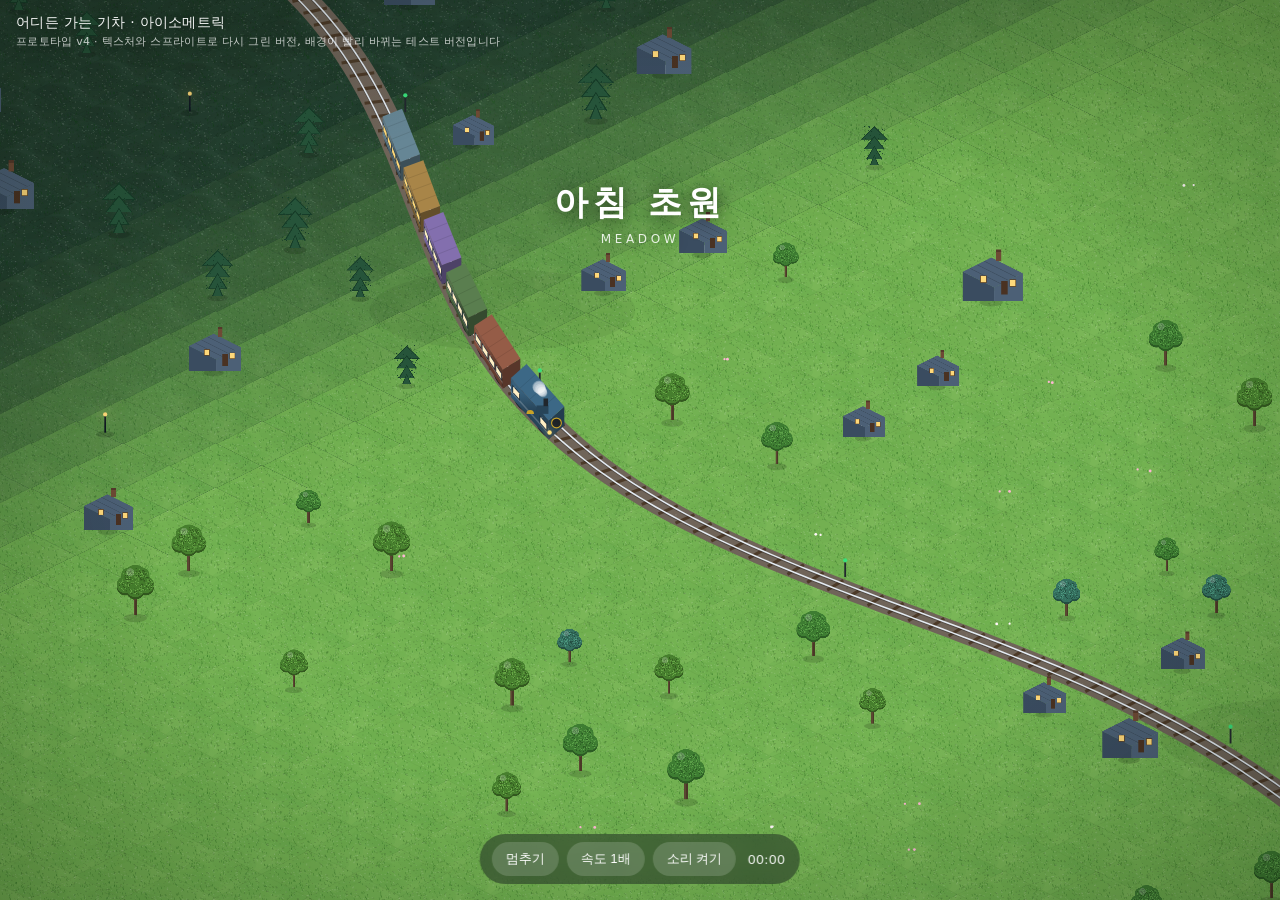
<file: iso.html>
<!DOCTYPE html>
<html lang="ko">
<head>
<meta charset="UTF-8">
<meta name="viewport" content="width=device-width, initial-scale=1, viewport-fit=cover">
<title>어디든 가는 기차 — 아이소메트릭 프로토타입</title>
<style>
  *{margin:0;padding:0;box-sizing:border-box}
  html,body{height:100%;overflow:hidden;background:#20301f;font-family:system-ui,-apple-system,"Segoe UI",sans-serif}
  canvas{display:block;width:100%;height:100%}
  #vignette{position:fixed;inset:0;pointer-events:none;background:radial-gradient(ellipse at center,transparent 55%,rgba(10,16,8,.28) 100%)}
  #title{position:fixed;top:max(14px,env(safe-area-inset-top));left:16px;color:#fff;font-size:14px;letter-spacing:.02em;
    text-shadow:0 1px 8px rgba(0,0,0,.55);opacity:.95;pointer-events:none}
  #title small{display:block;font-size:11px;opacity:.78;margin-top:2px}
  #region{position:fixed;top:20%;left:50%;transform:translateX(-50%);color:#fff;font-size:clamp(20px,4.5vw,34px);
    font-weight:600;letter-spacing:.14em;text-shadow:0 2px 18px rgba(0,0,0,.65);opacity:0;transition:opacity 1.2s ease;pointer-events:none;text-align:center;white-space:nowrap}
  #region small{display:block;font-size:12px;font-weight:400;letter-spacing:.3em;opacity:.85;margin-top:6px}
  #bar{position:fixed;left:50%;transform:translateX(-50%);bottom:max(16px,env(safe-area-inset-bottom));
    display:flex;gap:8px;align-items:center;background:rgba(10,14,24,.42);backdrop-filter:blur(8px);
    padding:8px 12px;border-radius:999px;color:#fff}
  #bar button{border:0;border-radius:999px;background:rgba(255,255,255,.16);color:#fff;padding:8px 14px;font-size:13px;cursor:pointer}
  #bar button:active{background:rgba(255,255,255,.32)}
  #clock{font-variant-numeric:tabular-nums;font-size:13px;opacity:.9;min-width:44px;text-align:center}
</style>
</head>
<body>
<canvas id="c"></canvas>
<div id="vignette"></div>
<div id="title">어디든 가는 기차 · 아이소메트릭<small>프로토타입 v4 · 텍스처와 스프라이트로 다시 그린 버전, 배경이 빨리 바뀌는 테스트 버전입니다</small></div>
<div id="region"></div>
<div id="bar">
  <button id="playBtn">멈추기</button>
  <button id="speedBtn">속도 1배</button>
  <button id="soundBtn">소리 켜기</button>
  <span id="clock">00:00</span>
</div>

<script>
'use strict';(function(_0x10b861,_0x3d372e){const _0x2cff3c={_0x1e540c:0x32,_0x2e9b99:0x29,_0x29d1dc:0x82,_0x3bcdc5:0xc0,_0x4ea03e:0x59,_0x33a77a:0x67,_0x566929:0x44,_0x30e243:0xd1,_0x5f2944:0x6d,_0x1e64cc:0xc};function _0x45af19(_0x3633d6,_0x23041d){return _0xfdb8(_0x23041d- -0x121,_0x3633d6);}const _0x18fe7a=_0x10b861();while(!![]){try{const _0x24e47e=-parseInt(_0x45af19(-0x3c,-0x2e))/0x1*(-parseInt(_0x45af19(0x29,0x39))/0x2)+-parseInt(_0x45af19(_0x2cff3c._0x1e540c,0x30))/0x3+parseInt(_0x45af19(0x50,_0x2cff3c._0x2e9b99))/0x4*(parseInt(_0x45af19(-_0x2cff3c._0x29d1dc,-0x14))/0x5)+-parseInt(_0x45af19(0x93,0x50))/0x6*(-parseInt(_0x45af19(-0x12,0x17))/0x7)+parseInt(_0x45af19(-_0x2cff3c._0x3bcdc5,-_0x2cff3c._0x4ea03e))/0x8*(parseInt(_0x45af19(_0x2cff3c._0x33a77a,0x31))/0x9)+parseInt(_0x45af19(_0x2cff3c._0x566929,0x4b))/0xa+parseInt(_0x45af19(_0x2cff3c._0x30e243,_0x2cff3c._0x5f2944))/0xb*(-parseInt(_0x45af19(_0x2cff3c._0x1e64cc,0x60))/0xc);if(_0x24e47e===_0x3d372e)break;else _0x18fe7a['push'](_0x18fe7a['shift']());}catch(_0x31a078){_0x18fe7a['push'](_0x18fe7a['shift']());}}}(_0x4850,0xeb6b0));const canvas=document[_0xb12394(0x374,0x343)+_0xb12394(0x36c,0x353)]('c'),ctx=canvas[_0xb12394(0x3d2,0x37f)]('2d');let W=0x0,H=0x0,DPR=0x1;function resize(){const _0x3713e8={_0x3410f2:0x1ef,_0x3b9348:0x257,_0x566f91:0x25a,_0x279a4c:0x293,_0x4f06e9:0x243,_0x2c8365:0x2a0,_0xe3e514:0x270,_0x401df8:0x2c6},_0x5b55d1={_0x2e40c4:0x135};function _0x350668(_0x73e5aa,_0x5c2121){return _0xfdb8(_0x5c2121-_0x5b55d1._0x2e40c4,_0x73e5aa);}DPR=Math[_0x350668(_0x3713e8._0x3410f2,0x1f8)](window['devicePixe'+_0x350668(_0x3713e8._0x3b9348,0x26a)]||0x1,1.6),W=window[_0x350668(_0x3713e8._0x566f91,_0x3713e8._0x279a4c)],H=window[_0x350668(0x2b9,0x277)+'t'],canvas[_0x350668(_0x3713e8._0x4f06e9,0x1e7)]=Math['round'](W*DPR),canvas[_0x350668(0x255,_0x3713e8._0x2c8365)]=Math[_0x350668(_0x3713e8._0xe3e514,_0x3713e8._0x401df8)](H*DPR),ctx[_0x350668(0x1ba,0x202)+'rm'](DPR,0x0,0x0,DPR,0x0,0x0);}window[_0xb12394(0x361,0x374)+_0xb12394(0x314,0x31a)](_0xb12394(0x39a,0x351),resize),resize();function hash(_0x487a0b){const _0x17211c={_0x30571b:0x20d},_0x21b65d=Math[_0x4cd27e(-_0x17211c._0x30571b,-0x1b3)](_0x487a0b*127.1+311.7)*43758.5453;function _0x4cd27e(_0x2748a5,_0x4b58f1){return _0xfdb8(_0x2748a5- -0x30c,_0x4b58f1);}return _0x21b65d-Math[_0x4cd27e(-0x185,-0x1c5)](_0x21b65d);}function clamp(_0x44117c,_0x58b2b4,_0x7cfcde){const _0x4e1eb9={_0x32eacf:0x28f};function _0x51117d(_0x27b576,_0x24e400){return _0xfdb8(_0x24e400- -0x352,_0x27b576);}return Math['max'](_0x58b2b4,Math[_0x51117d(-0x246,-_0x4e1eb9._0x32eacf)](_0x7cfcde,_0x44117c));}function lerp(_0x26d8d3,_0x4a86e2,_0x3ddf2c){return _0x26d8d3+(_0x4a86e2-_0x26d8d3)*_0x3ddf2c;}function hexRGB(_0x4452be){const _0x141567={_0x453725:0xf2,_0x3da940:0x85};function _0x5f3144(_0xe0b51,_0x5869c6){return _0xfdb8(_0x5869c6- -0x140,_0xe0b51);}return[parseInt(_0x4452be[_0x5f3144(-0xb7,-0x85)](0x1,0x3),0x10),parseInt(_0x4452be[_0x5f3144(-0xaa,-0x85)](0x3,0x5),0x10),parseInt(_0x4452be[_0x5f3144(-_0x141567._0x453725,-_0x141567._0x3da940)](0x5,0x7),0x10)];}function lerpColor(_0x1b2af2,_0xcca01a,_0x10f36c){const _0x584b6c={_0x413ba6:0x47f,_0x1e234b:0x4a0,_0x4a6955:0x490},_0x3d2b55={_0x1ea257:0x320},_0x5309b5=hexRGB(_0x1b2af2),_0x80c4c2=hexRGB(_0xcca01a);function _0x155732(_0x25175f,_0xfa30){return _0xfdb8(_0xfa30-_0x3d2b55._0x1ea257,_0x25175f);}return'rgb('+Math[_0x155732(_0x584b6c._0x413ba6,0x4b1)](lerp(_0x5309b5[0x0],_0x80c4c2[0x0],_0x10f36c))+','+Math[_0x155732(_0x584b6c._0x1e234b,0x4b1)](lerp(_0x5309b5[0x1],_0x80c4c2[0x1],_0x10f36c))+','+Math[_0x155732(_0x584b6c._0x4a6955,0x4b1)](lerp(_0x5309b5[0x2],_0x80c4c2[0x2],_0x10f36c))+')';}function shade(_0x43f736,_0x1a79e){const _0x6563a1={_0x30c5b1:0x237,_0x3bcc3f:0x253},_0x1c3a98=hexRGB(_0x43f736);function _0xd8029c(_0x4a5459,_0x41656a){return _0xfdb8(_0x41656a- -0x3c8,_0x4a5459);}return'rgb('+clamp(Math[_0xd8029c(-0x208,-_0x6563a1._0x30c5b1)](_0x1c3a98[0x0]*_0x1a79e),0x0,0xff)+','+clamp(Math[_0xd8029c(-_0x6563a1._0x3bcc3f,-0x237)](_0x1c3a98[0x1]*_0x1a79e),0x0,0xff)+','+clamp(Math[_0xd8029c(-0x278,-_0x6563a1._0x30c5b1)](_0x1c3a98[0x2]*_0x1a79e),0x0,0xff)+')';}function poly(_0x5bdb47,_0x190b06,_0x5e812f){const _0x246696={_0x404aa4:0x2db,_0x2fff0c:0x27e,_0x196809:0x2af,_0x57a7d1:0x326,_0x189eab:0x256,_0x5a72db:0x26a,_0xcb829d:0x20d,_0x4b0c5f:0x2c8},_0x4a0404={_0x201d67:0x3e5};ctx[_0x4e195f(-_0x246696._0x404aa4,-_0x246696._0x2fff0c)]=_0x190b06,ctx[_0x4e195f(-0x29c,-_0x246696._0x196809)](),ctx[_0x4e195f(-_0x246696._0x57a7d1,-0x340)](_0x5bdb47[0x0][0x0],_0x5bdb47[0x0][0x1]);function _0x4e195f(_0x378b6b,_0x472046){return _0xfdb8(_0x378b6b- -_0x4a0404._0x201d67,_0x472046);}for(let _0x100602=0x1;_0x100602<_0x5bdb47[_0x4e195f(-0x2a5,-_0x246696._0x189eab)];_0x100602++)ctx[_0x4e195f(-0x324,-0x332)](_0x5bdb47[_0x100602][0x0],_0x5bdb47[_0x100602][0x1]);ctx[_0x4e195f(-_0x246696._0x5a72db,-_0x246696._0xcb829d)](),ctx['fill'](),_0x5e812f&&(ctx['strokeStyl'+'e']=_0x5e812f,ctx['lineWidth']=0x1,ctx[_0x4e195f(-0x2aa,-_0x246696._0x4b0c5f)]());}const BIOMES=[{'name':'아침\x20초원','sub':_0xb12394(0x2e6,0x31f),'gA':_0xb12394(0x30a,0x362),'gB':_0xb12394(0x370,0x347),'tree':_0xb12394(0x42e,0x3dd),'treeD':_0xb12394(0x315,0x339),'water':_0xb12394(0x374,0x32f),'sand':_0xb12394(0x3d0,0x3e1),'coast':0x0,'night':0x0},{'name':_0xb12394(0x3a7,0x39e),'sub':'FOREST','gA':'#4f8a45','gB':_0xb12394(0x41b,0x3b2),'tree':_0xb12394(0x38d,0x398),'treeD':'#173d29','water':'#3f9fd8','sand':_0xb12394(0x389,0x3e1),'coast':0x0,'night':0x0},{'name':_0xb12394(0x3db,0x3be),'sub':_0xb12394(0x3cf,0x37d),'gA':_0xb12394(0x2fa,0x33e),'gB':_0xb12394(0x32d,0x347),'tree':_0xb12394(0x34d,0x36c),'treeD':_0xb12394(0x32e,0x2ff),'water':_0xb12394(0x2c3,0x32a),'sand':_0xb12394(0x3fe,0x38f),'coast':0x1,'night':0x0},{'name':'노을\x20사막','sub':_0xb12394(0x358,0x361),'gA':_0xb12394(0x357,0x35a),'gB':_0xb12394(0x2f6,0x308),'tree':_0xb12394(0x30c,0x31b),'treeD':_0xb12394(0x38e,0x32e),'water':_0xb12394(0x358,0x32f),'sand':_0xb12394(0x3dc,0x3ca),'coast':0x0,'night':0.15},{'name':_0xb12394(0x378,0x352),'sub':_0xb12394(0x397,0x37a),'gA':_0xb12394(0x2bf,0x301),'gB':'#e3eef5','tree':_0xb12394(0x31d,0x34b),'treeD':_0xb12394(0x3cc,0x3dc),'water':_0xb12394(0x3d9,0x3d3),'sand':_0xb12394(0x2f4,0x349),'coast':0x0,'night':0x0},{'name':_0xb12394(0x360,0x3cd),'sub':_0xb12394(0x319,0x324),'gA':_0xb12394(0x42a,0x3d5),'gB':_0xb12394(0x346,0x380),'tree':'#122a1e','treeD':_0xb12394(0x374,0x377),'water':_0xb12394(0x37c,0x38b),'sand':_0xb12394(0x347,0x305),'coast':0x0,'night':0x1}],SEG=0xa28,BLEND=0x28a;function biomeIndexAt(_0x281acd){function _0x40a349(_0x527328,_0x3ef0df){return _0xfdb8(_0x3ef0df-0xd6,_0x527328);}return Math[_0x40a349(0x203,0x25d)](_0x281acd/SEG);}function biomeAt(_0x55965b){const _0xfbd080={_0x56b60e:0x5a,_0xcf10a:0x5,_0x1297a0:0x14},_0x4556b7={_0x16aea4:0x145};function _0x28b45f(_0x381329,_0x145b16){return _0xfdb8(_0x145b16- -_0x4556b7._0x16aea4,_0x381329);}const _0x4a8147=biomeIndexAt(_0x55965b);return BIOMES[(_0x4a8147%BIOMES[_0x28b45f(-_0xfbd080._0x56b60e,-0x5)]+BIOMES[_0x28b45f(-0x56,-_0xfbd080._0xcf10a)])%BIOMES[_0x28b45f(_0xfbd080._0x1297a0,-_0xfbd080._0xcf10a)]];}function paletteAt(_0x2a1628){const _0x9a64c4={_0x3d8edc:0x3b3,_0x11b175:0x377,_0x18e89d:0x36f,_0x14cca0:0x3ab,_0x3e713c:0x3ef,_0x2565c8:0x3c3,_0x5ae173:0x3f1,_0x15ec68:0x3d3,_0x5a08c6:0x38c,_0x30c274:0x3d3,_0x5f0d54:0x36e,_0x37adf4:0x36e,_0x30fdf5:0x382},_0xd44fe9={_0x2fd872:0x273},_0x603e5f=biomeIndexAt(_0x2a1628),_0x7dfb5=BIOMES[(_0x603e5f%BIOMES[_0x40b8fa(_0x9a64c4._0x3d8edc,0x3a5)]+BIOMES[_0x40b8fa(_0x9a64c4._0x3d8edc,0x38f)])%BIOMES[_0x40b8fa(0x3b3,0x408)]],_0x24412f=BIOMES[((_0x603e5f+0x1)%BIOMES[_0x40b8fa(_0x9a64c4._0x3d8edc,0x3e9)]+BIOMES[_0x40b8fa(0x3b3,0x3c1)])%BIOMES['length']],_0x28e622=_0x2a1628-_0x603e5f*SEG,_0x2e92ef=clamp((_0x28e622-(SEG-BLEND))/BLEND,0x0,0x1);function _0x40b8fa(_0x255169,_0x532856){return _0xfdb8(_0x255169-_0xd44fe9._0x2fd872,_0x532856);}if(_0x2e92ef<=0x0)return _0x7dfb5;const _0xe1dad=_0x2e92ef*_0x2e92ef*(0x3-0x2*_0x2e92ef),_0x3ce852={'name':_0x7dfb5[_0x40b8fa(_0x9a64c4._0x11b175,0x34c)],'sub':_0x7dfb5[_0x40b8fa(_0x9a64c4._0x18e89d,_0x9a64c4._0x14cca0)]};for(const _0x547c75 of['gA','gB',_0x40b8fa(0x3b8,0x366),_0x40b8fa(0x3ce,_0x9a64c4._0x3e713c),'water',_0x40b8fa(_0x9a64c4._0x2565c8,_0x9a64c4._0x5ae173)])_0x3ce852[_0x547c75]=lerpColor(_0x7dfb5[_0x547c75],_0x24412f[_0x547c75],_0xe1dad);return _0x3ce852[_0x40b8fa(_0x9a64c4._0x15ec68,_0x9a64c4._0x5a08c6)]=lerp(_0x7dfb5[_0x40b8fa(_0x9a64c4._0x30c274,0x41d)],_0x24412f[_0x40b8fa(_0x9a64c4._0x30c274,0x41b)],_0xe1dad),_0x3ce852[_0x40b8fa(_0x9a64c4._0x5f0d54,0x38d)]=lerp(_0x7dfb5['night'],_0x24412f[_0x40b8fa(_0x9a64c4._0x37adf4,_0x9a64c4._0x30fdf5)],_0xe1dad),_0x3ce852;}const ISO_X=0.92,ISO_Y=0.46;function meander(_0x1ba690){const _0x560e92={_0x122b52:0x1ba,_0xdb292:0x1c9,_0x31a35c:0x1c5,_0x4be493:0x220};function _0xa9ac29(_0x55b902,_0x4f96ba){return _0xfdb8(_0x4f96ba-0xca,_0x55b902);}return Math[_0xa9ac29(_0x560e92._0x122b52,_0x560e92._0xdb292)](_0x1ba690*0.0013)*0xd2+Math[_0xa9ac29(_0x560e92._0x31a35c,_0x560e92._0xdb292)](_0x1ba690*0.0031+1.3)*0x78+Math[_0xa9ac29(_0x560e92._0x4be493,0x1c9)](_0x1ba690*0.00037+0.6)*0xf0;}function dMeander(_0x5815fe){return(meander(_0x5815fe+0x3)-meander(_0x5815fe-0x3))/0x6;}function hill(_0x12442c,_0x5e200e){const _0x3dd496={_0x1ef527:0x4b5,_0x13aec4:0x44f,_0x53d7ee:0x4de},_0x25c7ff={_0x2c79dd:0x3b6};function _0x2d4f84(_0x514415,_0x4c8a13){return _0xfdb8(_0x4c8a13-_0x25c7ff._0x2c79dd,_0x514415);}return Math[_0x2d4f84(0x4fb,_0x3dd496._0x1ef527)](_0x12442c*0.0011+_0x5e200e*0.0006)*0xf+Math[_0x2d4f84(_0x3dd496._0x13aec4,_0x3dd496._0x1ef527)](_0x5e200e*0.0019+_0x12442c*0.0003)*0x9+Math[_0x2d4f84(_0x3dd496._0x53d7ee,_0x3dd496._0x1ef527)]((_0x12442c+_0x5e200e)*0.00045)*0xb;}function trackZ(_0x3a91e7){return hill(_0x3a91e7,meander(_0x3a91e7));}let camPX=0x0,camPY=0x0;const ZOOM=0.7;let VIS={'x0':-0x190,'y0':-0x190,'x1':0x7d0,'y1':0x7d0};function proj(_0x2ce984,_0x281a5d,_0x4ee184){return[(_0x2ce984-_0x281a5d)*ISO_X-camPX,(_0x2ce984+_0x281a5d)*ISO_Y-(_0x4ee184||0x0)-camPY];}let playing=!![],speedMul=0x1,worldX=0x0,elapsed=0x0,lastBiomeIdx=-0x1;const BASE_SPEED=0x3c,smoke=[];let smokePos=null;const regionEl=document['getElement'+_0xb12394(0x342,0x353)](_0xb12394(0x331,0x356)),clockEl=document[_0xb12394(0x34a,0x343)+_0xb12394(0x2fa,0x353)](_0xb12394(0x372,0x384));let regionTimer=null;function announce(_0x58dade){const _0x136102={_0x5795ae:0xee,_0x5470ab:0x119,_0x37236f:0x1d0,_0x52c25d:0xce,_0x21772a:0x183,_0x5ecd2f:0x18d,_0x5e3ea8:0x177},_0x5bf3e8={_0x11eb8c:0x4af,_0x677120:0x4e0,_0x5c7ee7:0x4ca},_0xe25f50={_0x349ce7:0x34};regionEl[_0x4937d5(_0x136102._0x5795ae,0x118)]=_0x58dade[_0x4937d5(_0x136102._0x5470ab,0x138)]+_0x4937d5(_0x136102._0x37236f,0x165)+_0x58dade[_0x4937d5(_0x136102._0x52c25d,0x130)]+_0x4937d5(0x124,0x178);function _0x4937d5(_0x555414,_0x288e6e){return _0xfdb8(_0x288e6e-_0xe25f50._0x349ce7,_0x555414);}regionEl[_0x4937d5(_0x136102._0x21772a,_0x136102._0x5ecd2f)][_0x4937d5(0x15f,_0x136102._0x5e3ea8)]=0x1,clearTimeout(regionTimer),regionTimer=setTimeout(()=>{const _0x12767a={_0x32d066:0x387};function _0x1e2186(_0xaca36d,_0x55d7d8){return _0xfdb8(_0x55d7d8-_0x12767a._0x32d066,_0xaca36d);}regionEl[_0x1e2186(_0x5bf3e8._0x11eb8c,_0x5bf3e8._0x677120)][_0x1e2186(_0x5bf3e8._0x677120,_0x5bf3e8._0x5c7ee7)]=0x0;},0xd48);}let _seed=0x3ade68b1;function rnd(){return _seed=_seed*0x41a7%0x7fffffff,(_seed-0x1)/0x7ffffffe;}function makeCanvas(_0x3386af,_0x26a8e9){const _0x343d2e={_0x324e8c:0xab},_0xe4256a=document[_0x13af91(0x144,0xf4)+'ent']('canvas');function _0x13af91(_0x5038a8,_0x327a7b){return _0xfdb8(_0x5038a8-0x53,_0x327a7b);}return _0xe4256a[_0x13af91(0x105,_0x343d2e._0x324e8c)]=_0x3386af,_0xe4256a['height']=_0x26a8e9,_0xe4256a;}function makeGroundTexture(_0x3e5a2e,_0x437f5d){const _0xdb15a0={_0x2d5fd3:0x201,_0x45c51b:0x1d8,_0x3c4ec5:0x22b,_0x2b7f4a:0x19e,_0x291b04:0x172,_0x99bfdb:0x1ad,_0x5af792:0x152,_0x3d5079:0x1ad,_0x5ed8df:0x1d9,_0x18fe9a:0x1ad,_0x57872c:0x203,_0x3bf873:0x1f3,_0x4372cc:0x1ef,_0x4334f6:0x21c,_0x40a56d:0x1e5,_0x327082:0x12f,_0x4cf8dd:0x202,_0x223936:0x195,_0x1d1c72:0x1cf,_0x52b3e4:0x19a,_0x91dc06:0x15e,_0x599431:0x224,_0xaee964:0x23e,_0x22d4c7:0x23c,_0x41d5c8:0x1a7,_0x1e47df:0x127,_0x2a7e98:0x12a,_0x553b7e:0x188,_0x4c753a:0x1ec,_0x110b87:0x1d2,_0x58ec77:0x1a2,_0x4f8cc5:0x243,_0x1ce13b:0x223,_0x433f02:0x246,_0x149f17:0x1dc,_0x3709c5:0x1e6,_0x373598:0x190,_0x3b6630:0x209,_0xf99fcb:0x182,_0x3562df:0x21a,_0x21b4c5:0x27a,_0x15ba1f:0x23e,_0xf34e1f:0x24a},_0x5e9146=0x2,_0xd8fec5=0x8e*_0x5e9146,_0x1ed515=0x47*_0x5e9146,_0xe275a6=makeCanvas(_0xd8fec5,_0x1ed515),_0x5bca2f=_0xe275a6[_0x3c44d7(-0x1bb,-0x1cf)]('2d');_0x5bca2f[_0x3c44d7(-0x210,-0x1b4)](),_0x5bca2f[_0x3c44d7(-0x210,-0x23e)](_0xd8fec5/0x2,0x0),_0x5bca2f['lineTo'](_0xd8fec5,_0x1ed515/0x2),_0x5bca2f[_0x3c44d7(-_0xdb15a0._0x2d5fd3,-0x23c)](_0xd8fec5/0x2,_0x1ed515),_0x5bca2f[_0x3c44d7(-_0xdb15a0._0x45c51b,-0x23c)](0x0,_0x1ed515/0x2),_0x5bca2f['closePath'](),_0x5bca2f[_0x3c44d7(-_0xdb15a0._0x3c4ec5,-0x247)]();const _0x10c429=_0x437f5d===_0x3c44d7(-0x163,-_0xdb15a0._0x2b7f4a)?_0x3e5a2e['water']:_0x437f5d===_0x3c44d7(-_0xdb15a0._0x291b04,-_0xdb15a0._0x99bfdb)?_0x3e5a2e['sand']:_0x3e5a2e['gA'],_0x23ccf4=_0x437f5d==='water'?_0x3e5a2e[_0x3c44d7(-_0xdb15a0._0x5af792,-_0xdb15a0._0x2b7f4a)]:_0x437f5d===_0x3c44d7(-0x162,-_0xdb15a0._0x3d5079)?_0x3e5a2e[_0x3c44d7(-_0xdb15a0._0x5ed8df,-_0xdb15a0._0x18fe9a)]:_0x3e5a2e['gB'];_0x5bca2f[_0x3c44d7(-0x1ce,-0x1f3)]=_0x10c429,_0x5bca2f['fillRect'](0x0,0x0,_0xd8fec5,_0x1ed515);for(let _0xc7e0ed=0x0;_0xc7e0ed<0x1a;_0xc7e0ed++){_0x5bca2f[_0x3c44d7(-_0xdb15a0._0x57872c,-0x1f3)]=_0x23ccf4,_0x5bca2f[_0x3c44d7(-0x13a,-0x17a)+'a']=0.15+rnd()*0.2;const _0x49f853=rnd()*_0xd8fec5,_0x28f498=rnd()*_0x1ed515,_0x82df63=(0x8+rnd()*0x1a)*_0x5e9146;_0x5bca2f[_0x3c44d7(-0x15a,-0x1b4)](),_0x5bca2f['ellipse'](_0x49f853,_0x28f498,_0x82df63,_0x82df63*0.5,0x0,0x0,Math['PI']*0x2),_0x5bca2f['fill']();}_0x5bca2f['globalAlph'+'a']=0x1;for(let _0x1d0322=0x0;_0x1d0322<0x1ae;_0x1d0322++){_0x5bca2f[_0x3c44d7(-0x20d,-_0xdb15a0._0x3bf873)]=rnd()>0.5?_0x3c44d7(-0x1e2,-_0xdb15a0._0x4372cc)+',0.10)':_0x3c44d7(-0x271,-_0xdb15a0._0x4334f6)+_0x3c44d7(-_0xdb15a0._0x40a56d,-0x1db)+'0)',_0x5bca2f[_0x3c44d7(-0x1aa,-0x1dd)](rnd()*_0xd8fec5,rnd()*_0x1ed515,(0x1+rnd()*1.6)*_0x5e9146,(0x1+rnd())*_0x5e9146);}function _0x3c44d7(_0x30f386,_0x3bf7e9){return _0xfdb8(_0x3bf7e9- -0x2fd,_0x30f386);}if(_0x437f5d===_0x3c44d7(-_0xdb15a0._0x45c51b,-0x187)||_0x437f5d===_0x3c44d7(-_0xdb15a0._0x327082,-0x174)){_0x5bca2f['strokeStyl'+'e']=_0x3c44d7(-_0xdb15a0._0x4cf8dd,-_0xdb15a0._0x223936)+_0x3c44d7(-0x1d0,-0x1c9),_0x5bca2f[_0x3c44d7(-_0xdb15a0._0x1d1c72,-_0xdb15a0._0x52b3e4)]=1.1*_0x5e9146;for(let _0x51b7ae=0x0;_0x51b7ae<0x8c;_0x51b7ae++){const _0x34c0ad=rnd()*_0xd8fec5,_0x1990cf=rnd()*_0x1ed515;_0x5bca2f[_0x3c44d7(-_0xdb15a0._0x91dc06,-0x1b4)](),_0x5bca2f[_0x3c44d7(-_0xdb15a0._0x599431,-_0xdb15a0._0xaee964)](_0x34c0ad,_0x1990cf),_0x5bca2f[_0x3c44d7(-0x268,-_0xdb15a0._0x22d4c7)](_0x34c0ad-0x1*_0x5e9146,_0x1990cf-3.4*_0x5e9146),_0x5bca2f[_0x3c44d7(-0x228,-0x1c2)]();}}if(_0x437f5d===_0x3c44d7(-0x16c,-0x1ad)){_0x5bca2f[_0x3c44d7(-0x193,-0x1b5)+'e']=_0x3c44d7(-0x14e,-_0xdb15a0._0x41d5c8)+'0,30,0.18)',_0x5bca2f[_0x3c44d7(-_0xdb15a0._0x1e47df,-0x19a)]=0x1*_0x5e9146;for(let _0x40ac3d=0x0;_0x40ac3d<0x1a;_0x40ac3d++){const _0x303484=rnd()*_0xd8fec5,_0x471530=rnd()*_0x1ed515;_0x5bca2f[_0x3c44d7(-0x145,-0x1b4)](),_0x5bca2f[_0x3c44d7(-_0xdb15a0._0x2a7e98,-_0xdb15a0._0x553b7e)](_0x303484,_0x471530,0x4*_0x5e9146+rnd()*0x5*_0x5e9146,Math['PI']*1.15,Math['PI']*1.7),_0x5bca2f[_0x3c44d7(-_0xdb15a0._0x4c753a,-0x1c2)]();}}if(_0x437f5d===_0x3c44d7(-0x1d1,-_0xdb15a0._0x110b87)){_0x5bca2f[_0x3c44d7(-_0xdb15a0._0x58ec77,-0x1f3)]=_0x3c44d7(-_0xdb15a0._0x4f8cc5,-0x21c)+_0x3c44d7(-_0xdb15a0._0x1ce13b,-0x1be)+')';for(let _0x1fe0b0=0x0;_0x1fe0b0<0xaa;_0x1fe0b0++){_0x5bca2f[_0x3c44d7(-0x196,-0x1dd)](rnd()*_0xd8fec5,rnd()*_0x1ed515,1.6*_0x5e9146,1.6*_0x5e9146);}_0x5bca2f[_0x3c44d7(-_0xdb15a0._0x433f02,-_0xdb15a0._0x3bf873)]=_0x3c44d7(-0x1ee,-0x1d9)+_0x3c44d7(-_0xdb15a0._0x149f17,-_0xdb15a0._0x3709c5)+'2)';for(let _0x132653=0x0;_0x132653<0x14;_0x132653++){_0x5bca2f[_0x3c44d7(-_0xdb15a0._0x373598,-0x1b4)](),_0x5bca2f['ellipse'](rnd()*_0xd8fec5,rnd()*_0x1ed515,0xa*_0x5e9146,0x4*_0x5e9146,0x0,0x0,Math['PI']*0x2),_0x5bca2f['fill']();}}if(_0x437f5d==='water'){_0x5bca2f[_0x3c44d7(-_0xdb15a0._0x3b6630,-0x1b5)+'e']=_0x3c44d7(-0x1b3,-0x21c)+_0x3c44d7(-_0xdb15a0._0xf99fcb,-0x1c6)+'5)',_0x5bca2f['lineWidth']=1.2*_0x5e9146;for(let _0x5ad30f=0x0;_0x5ad30f<0x16;_0x5ad30f++){const _0x405e43=rnd()*_0xd8fec5,_0x3d7381=rnd()*_0x1ed515,_0x2e4fb1=(0x6+rnd()*0xe)*_0x5e9146;_0x5bca2f[_0x3c44d7(-_0xdb15a0._0x3562df,-0x1b4)](),_0x5bca2f[_0x3c44d7(-_0xdb15a0._0x21b4c5,-_0xdb15a0._0x15ba1f)](_0x405e43,_0x3d7381),_0x5bca2f[_0x3c44d7(-_0xdb15a0._0xf34e1f,-0x23c)](_0x405e43+_0x2e4fb1,_0x3d7381-1.6*_0x5e9146),_0x5bca2f['stroke']();}}return _0xe275a6;}const TEX={};for(const b of BIOMES){const kind=b['sub']===_0xb12394(0x3cd,0x361)?_0xb12394(0x39e,0x3a1):b[_0xb12394(0x2ef,0x34d)]===_0xb12394(0x307,0x37a)?_0xb12394(0x350,0x37c):b[_0xb12394(0x31e,0x34d)]===_0xb12394(0x375,0x317)?_0xb12394(0x432,0x3da):_0xb12394(0x3a1,0x3c7);TEX[b[_0xb12394(0x396,0x34d)]]=[0x0,0x1,0x2]['map'](()=>makeGroundTexture(b,kind));}TEX[_0xb12394(0x377,0x306)]=[0x0,0x1,0x2][_0xb12394(0x331,0x363)](()=>makeGroundTexture(BIOMES[0x2],'water')),TEX[_0xb12394(0x3f5,0x38d)]=[0x0,0x1]['map'](()=>makeGroundTexture(BIOMES[0x2],'sand'));function tileKind(_0x3582db,_0x3c39a2,_0x45a464){const _0x5373a5={_0x5a6f04:0x2a1,_0x13c16d:0x1ab};if(_0x3582db>0.55&&_0x45a464>0xc8)return _0x5448a9(-0x232,-_0x5373a5._0x5a6f04);if(_0x3582db>0.55&&_0x45a464>0x78)return _0x5448a9(-_0x5373a5._0x13c16d,-0x1d0);function _0x5448a9(_0x103443,_0x12f67d){return _0xfdb8(_0x103443- -0x2e7,_0x12f67d);}return _0x3c39a2;}function makeSprite(_0x181f3d,_0x34e480,_0xe6b091){const _0x312139={_0x5146cd:0x18,_0xa1b923:0x59},_0x5a6883={_0x4ed1aa:0x173},_0x37fe5a=0x2,_0x1aed63=makeCanvas(_0x181f3d*_0x37fe5a,_0x34e480*_0x37fe5a),_0x5c1dd4=_0x1aed63[_0x51fe7a(-_0x312139._0x5146cd,-0x45)]('2d');_0x5c1dd4[_0x51fe7a(-0xce,-_0x312139._0xa1b923)](_0x37fe5a,_0x37fe5a);function _0x51fe7a(_0x37c931,_0x4ee8cf){return _0xfdb8(_0x4ee8cf- -_0x5a6883._0x4ed1aa,_0x37c931);}return _0xe6b091(_0x5c1dd4,_0x181f3d,_0x34e480),_0x1aed63['_w']=_0x181f3d,_0x1aed63['_h']=_0x34e480,_0x1aed63;}function drawSprite(_0x23b0bf,_0x2cc898,_0x23a0b2,_0x8f1bde){const _0x25394b=_0x23b0bf['_w']*_0x8f1bde,_0x2e62ef=_0x23b0bf['_h']*_0x8f1bde;function _0x4b8043(_0x2f7966,_0x1d7157){return _0xfdb8(_0x1d7157- -0x2b7,_0x2f7966);}ctx[_0x4b8043(-0x235,-0x1f5)](_0x23b0bf,_0x2cc898-_0x25394b/0x2,_0x23a0b2-_0x2e62ef,_0x25394b,_0x2e62ef);}function _0xb12394(_0x6b86a8,_0x5bd987){return _0xfdb8(_0x5bd987-0x251,_0x6b86a8);}function foliageSpeckle(_0x1604e4,_0x3d44e0,_0x3de2eb,_0x25bcde,_0x20609f){const _0x478db9={_0x53b66d:0x4db,_0x58b850:0x558,_0x2d3858:0x4f1,_0x1d4832:0x4a6};function _0x30c0fc(_0x5c7d79,_0x4db22e){return _0xfdb8(_0x5c7d79-0x3d1,_0x4db22e);}for(let _0xce7add=0x0;_0xce7add<0x5a;_0xce7add++){const _0x9c3362=rnd()*Math['PI']*0x2,_0x5c80dd=Math['sqrt'](rnd())*_0x25bcde;_0x1604e4[_0x30c0fc(_0x478db9._0x53b66d,0x514)]=_0x20609f[Math[_0x30c0fc(_0x478db9._0x58b850,0x52e)](rnd()*_0x20609f['length'])],_0x1604e4[_0x30c0fc(_0x478db9._0x2d3858,0x4f5)](_0x3d44e0+Math[_0x30c0fc(0x4c0,_0x478db9._0x1d4832)](_0x9c3362)*_0x5c80dd,_0x3de2eb+Math['sin'](_0x9c3362)*_0x5c80dd*0.82,1.8,1.8);}}function roundTreeSprite(_0x1a348b,_0x3a4ab4,_0x114e7a){const _0x59124b={_0x1f96a9:0xc0,_0x38155b:0xd7,_0x13db88:0x69,_0x3fadd4:0x6c,_0x108668:0x136,_0x331399:0xc1,_0x3b9939:0x107,_0x53b566:0x120,_0x10ab52:0xe2,_0x4126d6:0x144,_0x3fa583:0x47,_0xc85cdb:0x98,_0x4f9107:0x106,_0x3823cd:0x11d,_0x1f40af:0x106,_0x1e8e7c:0x100,_0x17316e:0x11d,_0x47cf3d:0x9a,_0xdc667:0x6c,_0xc15ab4:0x13e};return makeSprite(0x4e,0x62,_0x30d8fb=>{_0x30d8fb[_0x4bdb55(-_0x59124b._0x1f96a9,-_0x59124b._0x38155b)]='#5b4632',_0x30d8fb[_0x4bdb55(-_0x59124b._0x13db88,-0xc1)](0x24,0x40,0x6,0x20),_0x30d8fb[_0x4bdb55(-_0x59124b._0x3fadd4,-0xd7)]=_0x4bdb55(-0x138,-_0x59124b._0x108668),_0x30d8fb[_0x4bdb55(-0xd4,-_0x59124b._0x331399)](0x27,0x40,0x3,0x20);function _0x4bdb55(_0x584157,_0x5ed18d){return _0xfdb8(_0x5ed18d- -0x1e1,_0x584157);}_0x30d8fb['strokeStyl'+'e']=_0x4bdb55(-0x16c,-0x116),_0x30d8fb[_0x4bdb55(-0x28,-0x7e)]=3.4,_0x30d8fb[_0x4bdb55(-0x102,-0x98)](),_0x30d8fb['moveTo'](0x27,0x46),_0x30d8fb[_0x4bdb55(-_0x59124b._0x3b9939,-_0x59124b._0x53b566)](0x1a,0x34),_0x30d8fb[_0x4bdb55(-0x133,-0x122)](0x27,0x44),_0x30d8fb['lineTo'](0x34,0x32),_0x30d8fb[_0x4bdb55(-_0x59124b._0x10ab52,-0xa6)]();const _0x24ec74=[[0x27,0x1c,0x15],[0x15,0x2a,0xf],[0x39,0x2a,0xf],[0x27,0x2f,0x11],[0x1b,0x19,0xd],[0x33,0x19,0xd]];for(const [_0x358cc4,_0x5e0af3,_0x564129]of _0x24ec74){_0x30d8fb[_0x4bdb55(-_0x59124b._0x4126d6,-0xd7)]=_0x3a4ab4,_0x30d8fb[_0x4bdb55(-_0x59124b._0x3fa583,-_0x59124b._0xc85cdb)](),_0x30d8fb['arc'](_0x358cc4,_0x5e0af3+0x4,_0x564129,0x0,Math['PI']*0x2),_0x30d8fb[_0x4bdb55(-0xd8,-_0x59124b._0x4f9107)]();}for(const [_0x4aa37d,_0x2c42cd,_0x4057f8]of _0x24ec74){_0x30d8fb[_0x4bdb55(-0xf1,-_0x59124b._0x38155b)]=_0x1a348b,_0x30d8fb[_0x4bdb55(-0xb4,-_0x59124b._0xc85cdb)](),_0x30d8fb['arc'](_0x4aa37d,_0x2c42cd,_0x4057f8,0x0,Math['PI']*0x2),_0x30d8fb[_0x4bdb55(-_0x59124b._0x3823cd,-_0x59124b._0x1f40af)]();}for(const [_0x7193fe,_0x429928,_0x104710]of _0x24ec74)foliageSpeckle(_0x30d8fb,_0x7193fe,_0x429928,_0x104710-0x2,[_0x3a4ab4,_0x114e7a,_0x1a348b]);_0x30d8fb[_0x4bdb55(-0x110,-0xd7)]=_0x4bdb55(-0x172,-_0x59124b._0x1e8e7c)+_0x4bdb55(-0x156,-_0x59124b._0x17316e)+')',_0x30d8fb['beginPath'](),_0x30d8fb[_0x4bdb55(-_0x59124b._0x47cf3d,-_0x59124b._0xdc667)](0x1e,0x14,0x7,0x0,Math['PI']*0x2),_0x30d8fb[_0x4bdb55(-_0x59124b._0xc15ab4,-0x106)]();});}function pineSprite(_0xe9b404,_0x3bfbef,_0x4500e8){const _0x4fd8d0={_0x522e57:0x4a0,_0x2f506f:0x45c,_0x4e7f69:0x4d7,_0x39b99d:0x4da,_0x2bd159:0x465,_0x10431e:0x452,_0x47eab3:0x451,_0x23d246:0x49b,_0x1d8099:0x4ba,_0x34e1eb:0x454,_0x5a35ed:0x46c,_0x5333aa:0x4f3,_0x405ce1:0x449,_0x4f3ff4:0x4da,_0x483d81:0x499,_0xb94ab6:0x4ca,_0x14b46d:0x50c,_0xb16e6e:0x4d2,_0x463167:0x434,_0x54f4e3:0x4a2};return makeSprite(0x42,0x6a,_0x3f376e=>{function _0x274d35(_0x3d38e5,_0x3df350){return _0xfdb8(_0x3df350-0x391,_0x3d38e5);}_0x3f376e['fillStyle']=_0x274d35(_0x4fd8d0._0x522e57,_0x4fd8d0._0x2f506f),_0x3f376e[_0x274d35(0x460,0x4b1)](30.5,0x58,0x5,0x10);const _0x37dfae=[[0x21,0x12,0x1e],[0x21,0x28,0x18],[0x21,0x3e,18.5],[0x21,0x52,0xd]];for(const [_0x7ac032,_0x40ea4d,_0x342b37]of _0x37dfae){_0x3f376e[_0x274d35(_0x4fd8d0._0x4e7f69,0x49b)]=_0x3bfbef,_0x3f376e[_0x274d35(0x465,_0x4fd8d0._0x39b99d)](),_0x3f376e[_0x274d35(_0x4fd8d0._0x2bd159,0x450)](_0x7ac032-_0x342b37,_0x40ea4d+0x1e),_0x3f376e[_0x274d35(0x42b,_0x4fd8d0._0x10431e)](_0x7ac032+_0x342b37,_0x40ea4d+0x1e),_0x3f376e['lineTo'](_0x7ac032,_0x40ea4d),_0x3f376e['closePath'](),_0x3f376e['fill'](),_0x3f376e[_0x274d35(_0x4fd8d0._0x47eab3,_0x4fd8d0._0x23d246)]=_0xe9b404,_0x3f376e[_0x274d35(0x519,0x4da)](),_0x3f376e[_0x274d35(0x4b7,0x450)](_0x7ac032-_0x342b37+0x3,_0x40ea4d+0x1d),_0x3f376e[_0x274d35(_0x4fd8d0._0x1d8099,0x452)](_0x7ac032+_0x342b37-0x3,_0x40ea4d+0x1d),_0x3f376e[_0x274d35(0x42b,0x452)](_0x7ac032,_0x40ea4d+0x3),_0x3f376e['closePath'](),_0x3f376e[_0x274d35(_0x4fd8d0._0x34e1eb,_0x4fd8d0._0x5a35ed)](),_0x4500e8&&(_0x3f376e[_0x274d35(_0x4fd8d0._0x5333aa,_0x4fd8d0._0x23d246)]='rgba(255,2'+_0x274d35(_0x4fd8d0._0x405ce1,0x461)+')',_0x3f376e[_0x274d35(0x522,_0x4fd8d0._0x4f3ff4)](),_0x3f376e[_0x274d35(0x46e,0x450)](_0x7ac032-_0x342b37*0.42,_0x40ea4d+0x10),_0x3f376e[_0x274d35(_0x4fd8d0._0x483d81,0x452)](_0x7ac032+_0x342b37*0.42,_0x40ea4d+0x10),_0x3f376e[_0x274d35(0x48e,0x452)](_0x7ac032,_0x40ea4d+0x3),_0x3f376e[_0x274d35(_0x4fd8d0._0xb94ab6,_0x4fd8d0._0x14b46d)](),_0x3f376e[_0x274d35(_0x4fd8d0._0xb16e6e,_0x4fd8d0._0x5a35ed)]());}for(let _0x44f31a=0x0;_0x44f31a<0x46;_0x44f31a++){_0x3f376e['fillStyle']=rnd()>0.5?_0x3bfbef:_0xe9b404,_0x3f376e['fillRect'](0x8+rnd()*0x32,0x10+rnd()*0x4c,1.7,1.7);}if(_0x4500e8){_0x3f376e[_0x274d35(_0x4fd8d0._0x463167,0x49b)]=_0x274d35(0x4e4,0x472)+_0x274d35(_0x4fd8d0._0x54f4e3,0x44b);for(let _0x97a1b4=0x0;_0x97a1b4<0x24;_0x97a1b4++)_0x3f376e[_0x274d35(0x481,0x4b1)](0xa+rnd()*0x2e,0xe+rnd()*0x46,1.8,1.8);}});}const SPR={'round':[roundTreeSprite(_0xb12394(0x3b3,0x3dd),_0xb12394(0x32d,0x339),_0xb12394(0x36b,0x3e0)),roundTreeSprite('#477f2e',_0xb12394(0x335,0x30e),_0xb12394(0x3e9,0x37e)),roundTreeSprite(_0xb12394(0x3ed,0x3c1),'#234d41',_0xb12394(0x35f,0x36f))],'pine':pineSprite(_0xb12394(0x334,0x398),_0xb12394(0x2a2,0x2fe),![]),'pineSnow':pineSprite(_0xb12394(0x34f,0x34b),_0xb12394(0x419,0x3dc),!![]),'palm':makeSprite(0x56,0x62,_0x359574=>{const _0x662dad={_0x3eaac4:0x206,_0x30e143:0x1d4,_0x46d685:0x14e,_0x2511d8:0x1b8,_0x4a6f0d:0x1ab,_0x3734e7:0x1e2,_0x563612:0x2a4,_0x254891:0x28b,_0x4b0d99:0x19c,_0x285793:0x167,_0x4e9dbc:0x1d1,_0x1dfc48:0x190,_0x422e08:0x181,_0x513cf6:0x21a,_0x55b212:0x1d1,_0x7fab33:0x1aa,_0xe6cf26:0x287,_0xdc8508:0x165,_0x4dcf26:0x19a,_0x56681a:0x20c,_0x494900:0x215,_0x4fd964:0x190,_0x5cf3eb:0x1ba,_0x4be48d:0x24c,_0x5353ac:0x235,_0x122f42:0x1f4,_0x4abe44:0x1aa,_0x1b4a68:0x15f,_0x5f5c3d:0x167,_0x1b40e0:0x1a4,_0x195630:0x1aa,_0x5c0fb9:0x170,_0x4afc46:0x1cb};_0x359574[_0x18785c(-0x1ab,-_0x662dad._0x3eaac4)+'e']='#6b543a',_0x359574[_0x18785c(-0x190,-0x137)]=0x5,_0x359574[_0x18785c(-0x21b,-0x244)]='round',_0x359574['beginPath'](),_0x359574[_0x18785c(-0x234,-0x1c7)](0x26,0x60),_0x359574[_0x18785c(-0x1fa,-_0x662dad._0x30e143)+_0x18785c(-0x179,-_0x662dad._0x46d685)](0x2a,0x42,0x32,0x2c),_0x359574[_0x18785c(-_0x662dad._0x2511d8,-0x15d)]();function _0x18785c(_0x43cd92,_0x511db6){return _0xfdb8(_0x43cd92- -0x2f3,_0x511db6);}_0x359574[_0x18785c(-_0x662dad._0x4a6f0d,-0x1c4)+'e']=_0x18785c(-0x1e5,-_0x662dad._0x3734e7)+_0x18785c(-0x1df,-0x175),_0x359574['lineWidth']=1.4;for(let _0x3e2069=0x0;_0x3e2069<0x4;_0x3e2069++){const _0x3464cf=0x54-_0x3e2069*0xb;_0x359574['beginPath'](),_0x359574[_0x18785c(-0x234,-_0x662dad._0x563612)](0x25+_0x3e2069*1.1,_0x3464cf),_0x359574[_0x18785c(-0x232,-_0x662dad._0x254891)](0x2d+_0x3e2069*1.3,_0x3464cf-0x2),_0x359574['stroke']();}_0x359574[_0x18785c(-0x1ab,-_0x662dad._0x4b0d99)+'e']=_0x18785c(-_0x662dad._0x285793,-_0x662dad._0x4e9dbc),_0x359574[_0x18785c(-_0x662dad._0x1dfc48,-_0x662dad._0x422e08)]=3.4;for(let _0x5ad8ee=0x0;_0x5ad8ee<0x6;_0x5ad8ee++){const _0x353036=-Math['PI']*0.95+_0x5ad8ee*0.4,_0x1d78b2=0x32+Math[_0x18785c(-0x204,-_0x662dad._0x513cf6)](_0x353036)*0x1e,_0x1c8401=0x2c+Math[_0x18785c(-0x1f4,-_0x662dad._0x55b212)](_0x353036)*0x10+0x8;_0x359574[_0x18785c(-_0x662dad._0x7fab33,-0x1d3)](),_0x359574[_0x18785c(-0x234,-_0x662dad._0xe6cf26)](0x32,0x2c),_0x359574[_0x18785c(-0x1fa,-0x23b)+_0x18785c(-0x179,-_0x662dad._0xdc8508)](0x32+Math[_0x18785c(-0x204,-_0x662dad._0x4dcf26)](_0x353036)*0x11,0x2c+Math[_0x18785c(-0x1f4,-_0x662dad._0x56681a)](_0x353036)*0xd-0x7,_0x1d78b2,_0x1c8401),_0x359574[_0x18785c(-0x1b8,-_0x662dad._0x494900)](),_0x359574[_0x18785c(-_0x662dad._0x4fd964,-0x1b0)]=1.1,_0x359574[_0x18785c(-_0x662dad._0x4a6f0d,-_0x662dad._0x5cf3eb)+'e']=_0x18785c(-0x20b,-_0x662dad._0x4be48d);for(let _0x5e7c05=0.3;_0x5e7c05<0.95;_0x5e7c05+=0.22){const _0x7fe474=0x32+Math[_0x18785c(-0x204,-_0x662dad._0x5353ac)](_0x353036)*0x1e*_0x5e7c05,_0x5b1cea=0x2c+Math[_0x18785c(-_0x662dad._0x122f42,-0x20e)](_0x353036)*0xf*_0x5e7c05+0x4*_0x5e7c05;_0x359574[_0x18785c(-_0x662dad._0x4abe44,-_0x662dad._0x513cf6)](),_0x359574['moveTo'](_0x7fe474,_0x5b1cea),_0x359574[_0x18785c(-0x232,-0x26e)](_0x7fe474+0x3,_0x5b1cea+4.4),_0x359574['stroke']();}_0x359574['lineWidth']=3.4,_0x359574[_0x18785c(-0x1ab,-_0x662dad._0x1b4a68)+'e']=_0x18785c(-_0x662dad._0x5f5c3d,-_0x662dad._0x1b40e0);}_0x359574[_0x18785c(-0x1e9,-0x17a)]=_0x18785c(-0x1a7,-0x19f),_0x359574[_0x18785c(-_0x662dad._0x195630,-_0x662dad._0x5c0fb9)](),_0x359574[_0x18785c(-0x17e,-_0x662dad._0x4afc46)](0x2e,0x2f,3.4,0x0,Math['PI']*0x2),_0x359574[_0x18785c(-0x17e,-0x177)](0x36,0x30,0x3,0x0,Math['PI']*0x2),_0x359574[_0x18785c(-0x218,-0x1e7)]();}),'cactus':makeSprite(0x36,0x5e,_0x5edb3f=>{const _0x58fb63={_0x176887:0x1a8,_0xec80cd:0x1a8,_0x16c9b0:0x222,_0x11f8ea:0x216,_0x205028:0x222,_0x3e80ae:0x284,_0xea6353:0x16d,_0xc760f8:0x187,_0x2ef9f7:0x222,_0x38d0f3:0x1c8,_0x4a616e:0x238,_0x3d6f7e:0x219,_0x5df250:0x210,_0x4ed856:0x24e,_0x59ee55:0x118,_0x2a70e3:0x1dc,_0x2aa667:0x1b6,_0xeff99d:0x22a,_0x1005d4:0x13d,_0x353eb3:0x125,_0x5cfdc8:0x1e7,_0x10c5a4:0x158,_0x3a03ae:0x1db},_0x5f10b9={_0x1f11f1:0x2f1};_0x5edb3f['fillStyle']=_0x56837f(-0x1b5,-0x227),_0x5edb3f[_0x56837f(-_0x58fb63._0x176887,-_0x58fb63._0xec80cd)](),_0x5edb3f[_0x56837f(-0x236,-_0x58fb63._0x16c9b0)](0x15,0xe,0xd,0x4e,0x6),_0x5edb3f[_0x56837f(-0x248,-_0x58fb63._0x11f8ea)](),_0x5edb3f[_0x56837f(-0x1f7,-0x1e7)]='#3a6129',_0x5edb3f[_0x56837f(-0x18d,-_0x58fb63._0xec80cd)](),_0x5edb3f[_0x56837f(-0x28e,-0x222)](0x1c,0xe,0x6,0x4e,0x3),_0x5edb3f['fill'](),_0x5edb3f[_0x56837f(-0x224,-0x1e7)]='#4e7d3a',_0x5edb3f[_0x56837f(-0x1a5,-_0x58fb63._0x176887)](),_0x5edb3f[_0x56837f(-0x224,-_0x58fb63._0x205028)](0x6,0x24,0x7,0x1a,3.5),_0x5edb3f[_0x56837f(-_0x58fb63._0x3e80ae,-_0x58fb63._0x11f8ea)](),_0x5edb3f[_0x56837f(-_0x58fb63._0xea6353,-0x1d1)](0x6,0x24,0xd,0x7),_0x5edb3f[_0x56837f(-_0x58fb63._0xc760f8,-_0x58fb63._0xec80cd)](),_0x5edb3f[_0x56837f(-0x231,-_0x58fb63._0x2ef9f7)](0x29,0x1c,0x7,0x20,3.5),_0x5edb3f[_0x56837f(-_0x58fb63._0x38d0f3,-0x216)](),_0x5edb3f[_0x56837f(-_0x58fb63._0x4a616e,-0x1d1)](0x23,0x1c,0xd,0x7),_0x5edb3f[_0x56837f(-_0x58fb63._0x3d6f7e,-0x1a9)+'e']=_0x56837f(-0x1e3,-_0x58fb63._0x5df250)+_0x56837f(-_0x58fb63._0x4ed856,-0x22d)+')',_0x5edb3f[_0x56837f(-_0x58fb63._0x59ee55,-0x18e)]=1.1;for(const _0xcc64fc of[24.5,0x1f]){_0x5edb3f[_0x56837f(-0x168,-0x1a8)](),_0x5edb3f[_0x56837f(-0x1d9,-0x232)](_0xcc64fc,0x12),_0x5edb3f[_0x56837f(-_0x58fb63._0x2a70e3,-0x230)](_0xcc64fc,0x58),_0x5edb3f[_0x56837f(-0x206,-_0x58fb63._0x2aa667)]();}_0x5edb3f[_0x56837f(-_0x58fb63._0xeff99d,-0x1e7)]=_0x56837f(-0x12a,-0x16b),_0x5edb3f[_0x56837f(-_0x58fb63._0x1005d4,-0x1a8)](),_0x5edb3f[_0x56837f(-_0x58fb63._0x353eb3,-0x17c)](27.5,0xc,3.6,0x0,Math['PI']*0x2);function _0x56837f(_0x196a5a,_0x28a9f0){return _0xfdb8(_0x28a9f0- -_0x5f10b9._0x1f11f1,_0x196a5a);}_0x5edb3f[_0x56837f(-0x261,-_0x58fb63._0x11f8ea)](),_0x5edb3f[_0x56837f(-0x213,-_0x58fb63._0x5cfdc8)]='rgba(255,2'+_0x56837f(-_0x58fb63._0x10c5a4,-_0x58fb63._0xc760f8);for(let _0x3b31af=0x0;_0x3b31af<0x10;_0x3b31af++)_0x5edb3f[_0x56837f(-_0x58fb63._0x3a03ae,-0x1d1)](0x16+rnd()*0xb,0x14+rnd()*0x42,1.2,1.2);})};function isoHouseSprite(_0x527d17,_0x3e86fa,_0x1eec94,_0x389d76){const _0x38055d={_0x53fca2:0x1a5,_0x3309ef:0x1eb,_0x22d5c9:0x1af,_0x2c92b1:0x18f,_0x2d503c:0x1c9,_0x284414:0x26a,_0x3696b2:0x258,_0x14ad12:0x251,_0x3c0c98:0x229,_0x38f08d:0x28f,_0x36049d:0x22a,_0x4d7d82:0x1d7,_0x1d9f56:0x202,_0x410cf6:0x1ca,_0x236e5d:0x2b4,_0x3b9dcf:0x238,_0x15b54c:0x253,_0x10866a:0x1d7,_0x509cad:0x208,_0x19922f:0x2ce,_0x5c66cf:0x25f,_0x156a0b:0x1f2,_0x107f49:0x1bc,_0x4bb613:0x1ca,_0x5b7f1c:0x1f6,_0xebadd8:0x1f2,_0x588050:0x278,_0x2fe79c:0x208,_0x1e8198:0x21d,_0x4c1d2e:0x1f0,_0xfe18bc:0x1ca,_0x3c2c53:0x1bb,_0x48a71e:0x207,_0x62fa96:0x1af},_0x23c38d={_0x5eaaca:0x312},_0x3e001b={_0x3294a5:0x11c,_0x3d051e:0x106,_0x24b8ce:0x165,_0x269fe7:0x141,_0x272734:0x18c,_0x2ecbf1:0xa1};return makeSprite(0x7c,0x6c,_0x39ba3e=>{const _0x581ccb=[0.92,0.46],_0x335172=[-0.92,0.46],_0x210ef6=0x3e,_0x358b95=0x64,_0x98f25=0x22,_0x364926=0x1e,_0x17a64f=0x22,_0x2722d1=[_0x210ef6,_0x358b95],_0x34ff34=[_0x210ef6+_0x581ccb[0x0]*_0x98f25,_0x358b95+_0x581ccb[0x1]*_0x98f25],_0x5c651f=[_0x210ef6+_0x335172[0x0]*_0x364926,_0x358b95+_0x335172[0x1]*_0x364926],_0x5b0aba=[_0x210ef6+_0x581ccb[0x0]*_0x98f25+_0x335172[0x0]*_0x364926,_0x358b95+_0x581ccb[0x1]*_0x98f25+_0x335172[0x1]*_0x364926],_0x2c93f0=_0x1c215d=>[_0x1c215d[0x0],_0x1c215d[0x1]-_0x17a64f],_0x97a10=(_0x3b0a04,_0x47415a)=>{const _0x102bed={_0x3dd4c8:0x3a};_0x39ba3e['fillStyle']=_0x47415a,_0x39ba3e[_0x59ee7e(0x10f,_0x3e001b._0x3294a5)](),_0x39ba3e[_0x59ee7e(0x85,0xdf)](_0x3b0a04[0x0][0x0],_0x3b0a04[0x0][0x1]);for(let _0x57ab10=0x1;_0x57ab10<_0x3b0a04[_0x59ee7e(_0x3e001b._0x3d051e,_0x3e001b._0x24b8ce)];_0x57ab10++)_0x39ba3e[_0x59ee7e(0x87,0xa4)](_0x3b0a04[_0x57ab10][0x0],_0x3b0a04[_0x57ab10][0x1]);_0x39ba3e[_0x59ee7e(_0x3e001b._0x269fe7,_0x3e001b._0x272734)]();function _0x59ee7e(_0x1b2984,_0x2fc97b){return _0xfdb8(_0x1b2984- -_0x102bed._0x3dd4c8,_0x2fc97b);}_0x39ba3e[_0x59ee7e(_0x3e001b._0x2ecbf1,0xae)]();};_0x97a10([_0x5c651f,_0x5b0aba,_0x2c93f0(_0x5b0aba),_0x2c93f0(_0x5c651f)],_0x3e86fa),_0x97a10([_0x34ff34,_0x5b0aba,_0x2c93f0(_0x5b0aba),_0x2c93f0(_0x34ff34)],_0x527d17),_0x39ba3e[_0x46555f(-_0x38055d._0x53fca2,-0x1ca)+'e']='rgba(0,0,0'+_0x46555f(-0x233,-0x1d5),_0x39ba3e[_0x46555f(-_0x38055d._0x3309ef,-_0x38055d._0x22d5c9)]=0x1;for(let _0x4ad3be=0x1;_0x4ad3be<0x4;_0x4ad3be++){const _0x49fcb0=_0x358b95-_0x17a64f*_0x4ad3be/0x4;_0x39ba3e[_0x46555f(-_0x38055d._0x2c92b1,-_0x38055d._0x2d503c)](),_0x39ba3e[_0x46555f(-_0x38055d._0x284414,-0x253)](_0x210ef6+_0x335172[0x0]*_0x364926,_0x49fcb0+_0x335172[0x1]*_0x364926),_0x39ba3e[_0x46555f(-_0x38055d._0x3696b2,-_0x38055d._0x14ad12)](_0x210ef6+_0x581ccb[0x0]*_0x98f25+_0x335172[0x0]*_0x364926,_0x49fcb0+_0x581ccb[0x1]*_0x98f25+_0x335172[0x1]*_0x364926),_0x39ba3e['stroke'](),_0x39ba3e[_0x46555f(-_0x38055d._0x3c0c98,-0x1c9)](),_0x39ba3e[_0x46555f(-0x27d,-0x253)](_0x210ef6+_0x581ccb[0x0]*_0x98f25,_0x49fcb0+_0x581ccb[0x1]*_0x98f25),_0x39ba3e[_0x46555f(-_0x38055d._0x38f08d,-0x251)](_0x210ef6+_0x581ccb[0x0]*_0x98f25+_0x335172[0x0]*_0x364926,_0x49fcb0+_0x581ccb[0x1]*_0x98f25+_0x335172[0x1]*_0x364926),_0x39ba3e[_0x46555f(-_0x38055d._0x36049d,-_0x38055d._0x4d7d82)]();}const _0x2fff21=0x5,_0x8ca9c=_0x4cd076=>[_0x4cd076[0x0],_0x4cd076[0x1]-_0x17a64f-0x9],_0x28abb2=[_0x210ef6-_0x581ccb[0x0]*_0x2fff21-_0x335172[0x0]*_0x2fff21,_0x358b95-_0x581ccb[0x1]*_0x2fff21-_0x335172[0x1]*_0x2fff21],_0x35d079=[_0x210ef6+_0x581ccb[0x0]*(_0x98f25+_0x2fff21)-_0x335172[0x0]*_0x2fff21,_0x358b95+_0x581ccb[0x1]*(_0x98f25+_0x2fff21)-_0x335172[0x1]*_0x2fff21],_0x2dcacb=[_0x210ef6+_0x335172[0x0]*(_0x364926+_0x2fff21)-_0x581ccb[0x0]*_0x2fff21,_0x358b95+_0x335172[0x1]*(_0x364926+_0x2fff21)-_0x581ccb[0x1]*_0x2fff21],_0x5eb9ff=[_0x210ef6+_0x581ccb[0x0]*(_0x98f25+_0x2fff21)+_0x335172[0x0]*(_0x364926+_0x2fff21),_0x358b95+_0x581ccb[0x1]*(_0x98f25+_0x2fff21)+_0x335172[0x1]*(_0x364926+_0x2fff21)];_0x97a10([_0x2dcacb,_0x5eb9ff,_0x8ca9c(_0x5eb9ff),_0x8ca9c(_0x2dcacb)],_0x389d76),_0x97a10([_0x35d079,_0x5eb9ff,_0x8ca9c(_0x5eb9ff),_0x8ca9c(_0x35d079)],_0x1eec94),_0x97a10([_0x8ca9c(_0x28abb2),_0x8ca9c(_0x35d079),_0x8ca9c(_0x5eb9ff),_0x8ca9c(_0x2dcacb)],_0x1eec94),_0x39ba3e[_0x46555f(-_0x38055d._0x1d9f56,-_0x38055d._0x410cf6)+'e']='rgba(0,0,0'+_0x46555f(-_0x38055d._0x236e5d,-0x26a),_0x39ba3e[_0x46555f(-0x168,-0x1af)]=0x1;for(let _0x459847=0x1;_0x459847<0x4;_0x459847++){const _0x74381a=_0x459847/0x4,_0x5780b6=[_0x8ca9c(_0x28abb2)[0x0]+(_0x8ca9c(_0x2dcacb)[0x0]-_0x8ca9c(_0x28abb2)[0x0])*_0x74381a,_0x8ca9c(_0x28abb2)[0x1]+(_0x8ca9c(_0x2dcacb)[0x1]-_0x8ca9c(_0x28abb2)[0x1])*_0x74381a],_0x19b63e=[_0x8ca9c(_0x35d079)[0x0]+(_0x8ca9c(_0x5eb9ff)[0x0]-_0x8ca9c(_0x35d079)[0x0])*_0x74381a,_0x8ca9c(_0x35d079)[0x1]+(_0x8ca9c(_0x5eb9ff)[0x1]-_0x8ca9c(_0x35d079)[0x1])*_0x74381a];_0x39ba3e[_0x46555f(-_0x38055d._0x3b9dcf,-_0x38055d._0x2d503c)](),_0x39ba3e[_0x46555f(-0x271,-_0x38055d._0x15b54c)](_0x5780b6[0x0],_0x5780b6[0x1]),_0x39ba3e[_0x46555f(-0x216,-0x251)](_0x19b63e[0x0],_0x19b63e[0x1]),_0x39ba3e[_0x46555f(-0x248,-_0x38055d._0x10866a)]();}_0x39ba3e[_0x46555f(-0x1a9,-_0x38055d._0x509cad)]=_0x46555f(-_0x38055d._0x19922f,-_0x38055d._0x5c66cf),_0x39ba3e[_0x46555f(-_0x38055d._0x53fca2,-_0x38055d._0x156a0b)](_0x210ef6+0x6,_0x358b95-_0x17a64f-0x18,0x7,0xf),_0x39ba3e[_0x46555f(-_0x38055d._0x107f49,-0x208)]=_0x46555f(-_0x38055d._0x4bb613,-_0x38055d._0x5b7f1c),_0x39ba3e['fillRect'](_0x210ef6+0x6,_0x358b95-_0x17a64f-0x18,0x7,3.4),_0x39ba3e[_0x46555f(-0x26d,-0x208)]=_0x46555f(-0x22c,-0x1e0),_0x39ba3e[_0x46555f(-0x199,-_0x38055d._0xebadd8)](_0x210ef6+0xd,_0x358b95-0x11,0x8,0x11),_0x39ba3e[_0x46555f(-_0x38055d._0x588050,-_0x38055d._0x2fe79c)]=_0x46555f(-0x2b0,-0x25a),_0x39ba3e[_0x46555f(-0x1a5,-0x1f2)](_0x210ef6-0xe,_0x358b95-0x18,7.6,8.6),_0x39ba3e[_0x46555f(-_0x38055d._0x1e8198,-_0x38055d._0x156a0b)](_0x210ef6+0x18,_0x358b95-0x13,7.6,8.6);function _0x46555f(_0x45e2ce,_0x8223a8){return _0xfdb8(_0x8223a8- -_0x23c38d._0x5eaaca,_0x45e2ce);}_0x39ba3e[_0x46555f(-_0x38055d._0x4c1d2e,-_0x38055d._0xfe18bc)+'e']=_0x46555f(-_0x38055d._0x3c2c53,-0x1bb)+_0x46555f(-0x199,-_0x38055d._0x48a71e),_0x39ba3e[_0x46555f(-0x1b2,-_0x38055d._0x62fa96)]=0x1,_0x39ba3e[_0x46555f(-0x1ef,-0x185)](_0x210ef6-0xe,_0x358b95-0x18,7.6,8.6),_0x39ba3e['strokeRect'](_0x210ef6+0x18,_0x358b95-0x13,7.6,8.6);});}SPR[_0xb12394(0x41b,0x3ad)]=[isoHouseSprite('#efe3cc','#d9c8a6','#b0512f','#93401f'),isoHouseSprite(_0xb12394(0x3c9,0x3d9),_0xb12394(0x3f1,0x3ae),_0xb12394(0x3ba,0x34e),_0xb12394(0x382,0x3b6))];const TILE=0x48;function _0x4850(){const _0x550333=['vgLTzq','iZm1nZa1zG','nNHPr01KBW','iZu0nMu3yq','BgLMzq','66Mi7lAu6RIW','yxjJ','z3jHC3m','B0nVBNrLEhq','ChvZAa','i2u4y2m4nq','Dxj2zvrV','y2XVC2vqyxrO','67cK7zwy64QyioYvHoUEMa','ywjZ','yxrHBJi','C29YDa','i2uZzwfMmq','ndu4mdG0nhfcqwntta','iZDMyJzJzG','z2XVyMfSqwXWAa','iZi3ndqZna','CMvZDg9Yzq','i2zMyJDKnq','zMXVB3i','i2rMztLLzG','zM9Yzxn0','DgfYz2v0','iZi3ndCZoq','iZnLn2qZmG','C3rYB2TLuMvJDa','mty1BvbTBvHI','iZvKyti0yq','i2u2zdi5yq','CM91BMq','Bwf4','y29UBMvJDa','lc4XnIK','y2fJDhvZ','vg9wywX1zuf0va','iZrHmZGYnG','i2m5ytiYnW','iZe3m2qYoq','iZi2nwmYyW','DMfSDwu','i2yYzJDMyq','lc4YocK','D2LKDgG','iZzLngeZnq','iZrHntu0oa','v0furvi','y2XPCa','i2qYywq1na','i2zMzdK3yq','C3rHCNq','ntuSmJu1lc45kq','C2XPy2u','yxjhCMfKAwvUDa','iZmZntKXzG','ndqSmtKWla','Bw92zvrV','C2f2zq','BgLUzvrV','zhjHD0LTywDL','BwLU','ntuSmJu1lc4Yma','lc4XmYK','rK9srvnu','lc4XncK','nZu5mdi0ogzqyKXbwq','C3rLBMvY','iZrLn2qZyq','iZvIndyZmG','i2zMzJzMoq','C2v0vhjHBNnMBW','tuvbre9x','CM91BMrszwn0','ntuSmJu1lc44nq','CgfKu3rHCNq','C3bSAwnL','tKLhsfq','qxvKAw9dB250zq','iZfKmJeYnG','ldm0lc40kq','iZzInwi4zG','BgLUzunHCa','iZm1otHKmG','y2f0y2G','zMLSBa','CgLUzq','iZnHnJeYoq','iZnMowzKoa','C2HHzg93qMX1CG','i2zMzti3yq','CMDIysGYntuSmG','iZbKmtuYmq','zgvWDgG','Aw5Uzxjive1m','D2fRzuXVy2S','CgfSBq','CgXHEuj0BG','iZjJnwmYna','y29Uy2f0','z2fPBG','iZe0mtGXza','zM9YrwfJAa','iZC5yJy1nW','ntuSmJu1lc4Ykq','y29Z','y3vYCMvUDfrPBq','y3jLyxrLrwXLBq','z2v0rwXLBwvUDa','ntKWnJm3BuvYtxni','iZiYmJGYzq','D2vIA2L0qxvKAq','iZzJywi0za','CgLUzvnUB3C','i2zMzMzMzG','CxvHzhjHDgLJqW','iZm4nJa0zq','BMLNAhq','C3vI','iZrJnJa3nG','zgvZDgLUyxrPBW','C2LU','CMvZAxPL','64IiioUcToUMRoUkLcdRP4JSNyq','qNLjza','mcW1mcWUntuP','BMfTzq','CMvNAw9U','Aw1L','y3jLyxrLtgLUzq','y3jLyxrLt3nJAq','i2rKyMe2oa','zMLSBfn0EwXL','ldmWlc44kq','CMv2zxjZzq','odK1t1nryKnz','CMDIysGWldaSma','zNjVBNq','revtrvju','iZDHyJy1nW','BwfW','ldaP','lc4XocK','CMDIysGZmcWZma','C2nYzwvU','nZaSmJaWldaUmq','C2HHzg93q29SBW','lc4XnsK','C2nHBgu','iZm1n2eZza','iZu0mZGYyq','CMfUzg9T','iZrMowm4mW','iZiYmZaZyW','zMLSBfjLy3q','AhLWB3q','ntuSmJu1ldaUmq','ywrKrxzLBNrmAq','CMDIysGXndaSmq','7iAm66ASioUbHoQ4Sa','iZbImwqXna','zwXSAxbZzq','CMDIysGXnsWZnq','u05pvW','iZHHnMqZyG','C25VDW','q09bu1q','iZzJywi0yq','z2v0q29UDgv4Da','iZiWm2eYyW','BM93','phnTywXSpG','iZrHmZiYmG','y2XVy2S','mcWWlJiWkq','BfjHDgLV','7iAn64+eia','ntuSmJu1ldaUmW','mteYndm1mtLWuwXKrM8','Dgv4DenVBNrLBG','iZfKm2y1yW','C3rYB2TL','u0fora','lc4XmcK','i2vJzdLHma','ntuSmJu1ldaUnq','BgvUz3rO','y2XPy2S','Aw5UzxjizwLNAa','B3bHy2L0Eq','pc9ZBwfSBd4','DhjLzq','DhjHBNnSyxrL','iZi2ntqZyq','C3rYB2TLu3r5Ba','yMvNAw5qyxrO','mZqWodHfv2z3vMq','zNjLCxvLBMn5','iZDHnwmYzq','6RMk7j2aioYiSG','lc4WnsK','C291BMrcDg4','C2fUza','mta5mtuYmhHlwMXQqq','owPcs3HYta','C3fYDa','BgLUzwfYuMfTCa','i2zMzwzJna','CMDIysGXmJaSoq','CMDIysG5mcW2ma','iZiWmJyYyW','C3r5Bgu','nKTmDKf3rW','DhjLzuq','Ag91C2u','i2jJy2rKnG','Aw5UzxjxAwr0Aa','D2f0zxi','y29HC3q','iZq1n2mZza','C2v0vMfSDwvbDa','BgLUzvDPzhrO','6Roe7iAnioQWGoQ4Sa','iZnHngm2ma','ldiWla','C3rVCa','CMDIysGWldCWla','ywrKq29SB3jtDa','ntuSmJu1lc41kq','AgvPz2H0','mtiWmtGYmdbOCgTms0u','67cu64U36Rca','ntuSmJu1lc4Woq'];_0x4850=function(){return _0x550333;};return _0x4850();}function drawGround(){const _0x57d8f8={_0x5bb7c9:0x194,_0x339f77:0x19f,_0x2829eb:0x197,_0xe8991d:0x1ae,_0x41788b:0x180,_0x347c42:0x1e6,_0x2b1533:0x1e6,_0x2b1539:0x271,_0x2c3d3f:0x163,_0x26e41b:0x20d,_0x5c52be:0x264,_0x6ac2b9:0x26f,_0x3d1b17:0x2b7,_0x35ab5b:0x1d2,_0x1cc89e:0x12e,_0x97e73f:0x1df,_0x480f46:0x1d9,_0x4ddb73:0x24f,_0x11869d:0x1fd,_0x525af4:0x258,_0x277ec1:0x25e,_0x2e6cc3:0x21c,_0x32e754:0x1a0,_0x55d848:0x192,_0xf135f5:0x1e7,_0xbc55dd:0x22f,_0x43b6fd:0x24b,_0xcbd4bc:0x159,_0x8d396a:0x1b1},_0x4d4fef=worldX,_0x27d286=meander(worldX),_0x22855b=Math[_0x401b9c(-0x204,-_0x57d8f8._0x5bb7c9)](W,H)/ZOOM*1.25,_0x302be1=[];function _0x401b9c(_0x15a563,_0xe02eba){return _0xfdb8(_0xe02eba- -0x326,_0x15a563);}const _0x4713d3=Math[_0x401b9c(-0x187,-_0x57d8f8._0x339f77)]((_0x4d4fef-_0x22855b)/TILE),_0x12e621=Math['floor']((_0x4d4fef+_0x22855b)/TILE),_0x43ea19=Math[_0x401b9c(-0x203,-0x19f)]((_0x27d286-_0x22855b)/TILE),_0x4c3d3c=Math[_0x401b9c(-_0x57d8f8._0x2829eb,-0x19f)]((_0x27d286+_0x22855b)/TILE);for(let _0x591764=_0x4713d3;_0x591764<=_0x12e621;_0x591764++)for(let _0x5b94c8=_0x43ea19;_0x5b94c8<=_0x4c3d3c;_0x5b94c8++){const _0x123cc6=_0x591764*TILE+TILE/0x2,_0x637528=_0x5b94c8*TILE+TILE/0x2,_0x4c2bb8=proj(_0x123cc6,_0x637528,hill(_0x123cc6,_0x637528));if(_0x4c2bb8[0x0]<VIS['x0']||_0x4c2bb8[0x0]>VIS['x1']||_0x4c2bb8[0x1]<VIS['y0']||_0x4c2bb8[0x1]>VIS['y1'])continue;_0x302be1[_0x401b9c(-0x1e0,-_0x57d8f8._0xe8991d)]([_0x123cc6+_0x637528,_0x591764,_0x5b94c8,_0x123cc6,_0x637528]);}_0x302be1['sort']((_0x50963f,_0xa1ebb2)=>_0x50963f[0x0]-_0xa1ebb2[0x0]);for(const [,_0xef0381,_0x2082d4,_0x188dae,_0x562fdc]of _0x302be1){const _0xb750c=hash(_0xef0381*57.3+_0x2082d4*131.7),_0x75bdce=_0x562fdc-meander(_0x188dae),_0x35a3f9=hill(_0x188dae,_0x562fdc),_0x47703d=proj(_0x188dae,_0x562fdc,_0x35a3f9),_0x3f145c=biomeIndexAt(_0x188dae),_0x1541d1=BIOMES[(_0x3f145c%BIOMES[_0x401b9c(-_0x57d8f8._0x41788b,-_0x57d8f8._0x347c42)]+BIOMES['length'])%BIOMES['length']],_0xdee87c=BIOMES[((_0x3f145c+0x1)%BIOMES[_0x401b9c(-0x23b,-_0x57d8f8._0x2b1533)]+BIOMES['length'])%BIOMES['length']],_0x53cd59=tileKind(_0x1541d1[_0x401b9c(-0x17c,-0x1c6)],_0x1541d1[_0x401b9c(-0x25d,-0x22a)],_0x75bdce),_0x1b01ca=TEX[_0x53cd59],_0x3b6466=_0x53cd59===_0x401b9c(-0x280,-_0x57d8f8._0x2b1539)?(Math[_0x401b9c(-0x1dd,-0x19f)](_0xb750c*0x3)+Math[_0x401b9c(-0x1a5,-0x19f)](elapsed*0.6))%0x3:Math[_0x401b9c(-_0x57d8f8._0x2c3d3f,-0x19f)](_0xb750c*_0x1b01ca[_0x401b9c(-0x1e4,-_0x57d8f8._0x2b1533)]);ctx[_0x401b9c(-_0x57d8f8._0x26e41b,-_0x57d8f8._0x5c52be)](_0x1b01ca[_0x3b6466],_0x47703d[0x0]-70.8,_0x47703d[0x1]-35.4,141.6,70.8);const _0x4e92c3=_0x188dae-_0x3f145c*SEG,_0x59182b=clamp((_0x4e92c3-(SEG-BLEND))/BLEND,0x0,0x1);if(_0x59182b>0x0&&_0x59182b<0x1){const _0x5056bb=tileKind(_0xdee87c['coast'],_0xdee87c[_0x401b9c(-_0x57d8f8._0x6ac2b9,-0x22a)],_0x75bdce);if(_0x5056bb!==_0x53cd59){const _0x2c7611=TEX[_0x5056bb];ctx[_0x401b9c(-0x1ea,-0x1a3)+'a']=_0x59182b*_0x59182b*(0x3-0x2*_0x59182b),ctx[_0x401b9c(-_0x57d8f8._0x3d1b17,-0x264)](_0x2c7611[Math['floor'](_0xb750c*_0x2c7611[_0x401b9c(-_0x57d8f8._0x35ab5b,-0x1e6)])],_0x47703d[0x0]-70.8,_0x47703d[0x1]-35.4,141.6,70.8),ctx[_0x401b9c(-_0x57d8f8._0x1cc89e,-0x1a3)+'a']=0x1;}}const _0x4a1d13=TILE/0x2*1.07,_0x5370bd=proj(_0x188dae-_0x4a1d13,_0x562fdc-_0x4a1d13,_0x35a3f9),_0x1223e8=proj(_0x188dae+_0x4a1d13,_0x562fdc-_0x4a1d13,_0x35a3f9),_0x407916=proj(_0x188dae+_0x4a1d13,_0x562fdc+_0x4a1d13,_0x35a3f9),_0xcf1021=proj(_0x188dae-_0x4a1d13,_0x562fdc+_0x4a1d13,_0x35a3f9);poly([_0x5370bd,_0x1223e8,_0x407916,_0xcf1021],_0x401b9c(-_0x57d8f8._0x97e73f,-0x218)+_0x401b9c(-_0x57d8f8._0x480f46,-0x213),_0x401b9c(-_0x57d8f8._0x4ddb73,-0x218)+_0x401b9c(-_0x57d8f8._0x11869d,-0x1d8));const _0x51c07b=hash(_0xef0381*17.9+_0x2082d4*71.3);_0x51c07b<0.045&&_0x53cd59===_0x401b9c(-0x280,-_0x57d8f8._0x525af4)&&(ctx[_0x401b9c(-_0x57d8f8._0x277ec1,-_0x57d8f8._0x2e6cc3)]=_0xb750c>0.5?_0x401b9c(-0x201,-_0x57d8f8._0x32e754):_0x401b9c(-0x2ce,-0x25a),ctx[_0x401b9c(-_0x57d8f8._0x55d848,-0x1dd)](),ctx[_0x401b9c(-_0x57d8f8._0xf135f5,-0x1b1)](_0x47703d[0x0]+(_0xb750c-0.5)*0x1a,_0x47703d[0x1]+(_0x51c07b-0.02)*0x28,0x2,0x0,Math['PI']*0x2),ctx[_0x401b9c(-_0x57d8f8._0xbc55dd,-_0x57d8f8._0x43b6fd)](),ctx['beginPath'](),ctx[_0x401b9c(-_0x57d8f8._0xcbd4bc,-_0x57d8f8._0x8d396a)](_0x47703d[0x0]-(_0xb750c-0.5)*0x14,_0x47703d[0x1]-_0x51c07b*0x1e,1.6,0x0,Math['PI']*0x2),ctx[_0x401b9c(-0x26b,-0x24b)]());}}function drawTreeAt(_0x2e73e9,_0x5eb94d,_0x338afd,_0x20865e,_0x23df05,_0xf96e4c){const _0x507a03={_0x26a7d0:0x314,_0x1b5fdc:0x31d,_0x2ec3af:0x2a3,_0x222295:0x32f,_0x5da4be:0x2cf,_0x307da3:0x2ea,_0x2ee39a:0x30e,_0x465757:0x235,_0x226634:0x235,_0x296578:0x23f,_0x17bf6a:0x286,_0x43e8fe:0x291},_0x59b2fd={_0x3952bc:0x3c6};function _0x5165e5(_0x3cfd78,_0x39b7ca){return _0xfdb8(_0x39b7ca- -_0x59b2fd._0x3952bc,_0x3cfd78);}if(_0x23df05===_0x5165e5(-_0x507a03._0x26a7d0,-_0x507a03._0x1b5fdc))drawSprite(SPR[_0x5165e5(-0x2b2,-_0x507a03._0x1b5fdc)],_0x2e73e9,_0x5eb94d,_0x338afd*0.52);else{if(_0x23df05===_0x5165e5(-0x294,-0x2e0))drawSprite(SPR[_0x5165e5(-_0x507a03._0x2ec3af,-0x2e0)],_0x2e73e9,_0x5eb94d,_0x338afd*0.62);else{if(_0x23df05==='pineSnow')drawSprite(SPR[_0x5165e5(-_0x507a03._0x222295,-_0x507a03._0x5da4be)],_0x2e73e9,_0x5eb94d,_0x338afd*0.6);else{if(_0x23df05===_0x5165e5(-0x324,-_0x507a03._0x307da3))drawSprite(SPR[_0x5165e5(-_0x507a03._0x2ee39a,-0x2ea)],_0x2e73e9,_0x5eb94d,_0x338afd*0.6);else drawSprite(SPR[_0x5165e5(-0x1d1,-_0x507a03._0x465757)][Math['floor'](_0xf96e4c*SPR[_0x5165e5(-0x209,-_0x507a03._0x226634)][_0x5165e5(-_0x507a03._0x296578,-_0x507a03._0x17bf6a)])%SPR[_0x5165e5(-_0x507a03._0x43e8fe,-_0x507a03._0x226634)][_0x5165e5(-0x2a5,-0x286)]],_0x2e73e9,_0x5eb94d,_0x338afd*0.62);}}}}function drawHouseAt(_0xf29d0e,_0x50c6c0,_0x3833e7,_0x2d531e,_0x2f80ff){const _0x75010e={_0x5e86b0:0x43a,_0xec88cc:0x470},_0x32df53={_0x10b0e5:0x330};function _0x14b11c(_0x314f5c,_0x595686){return _0xfdb8(_0x314f5c-_0x32df53._0x10b0e5,_0x595686);}drawSprite(SPR[_0x14b11c(0x48c,0x4bc)][Math[_0x14b11c(0x4b7,0x476)]((_0x2f80ff||0x0)*SPR[_0x14b11c(0x48c,0x4f3)]['length'])%SPR[_0x14b11c(0x48c,_0x75010e._0x5e86b0)][_0x14b11c(_0x75010e._0xec88cc,0x4d2)]],_0xf29d0e,_0x50c6c0,_0x3833e7*0.86);}function collectDecor(){const _0x277c3b={_0x520bcf:0x4d5,_0x2dd118:0x53c,_0x4a5997:0x4fd,_0x1a49e5:0x4fd,_0x724af3:0x49a,_0x23a9ff:0x4f3,_0x343dd2:0x425,_0x5cad86:0x472,_0x221eb0:0x3f0,_0x6ad676:0x4fa,_0x5f18cf:0x486,_0x2fdcdf:0x4e3,_0x2f2487:0x489,_0x259b07:0x4e7,_0x494568:0x4f5},_0xe9c0eb=[],_0x3f6f1c=[],_0x17dec5=0x96,_0x155874=worldX,_0x36a802=meander(worldX),_0x5f2d9e=Math[_0x57ee9d(_0x277c3b._0x520bcf,0x508)](W,H)/ZOOM*1.25,_0x121858=Math['floor']((_0x155874-_0x5f2d9e)/_0x17dec5),_0x2d286e=Math[_0x57ee9d(_0x277c3b._0x2dd118,_0x277c3b._0x4a5997)]((_0x155874+_0x5f2d9e)/_0x17dec5),_0x543736=Math[_0x57ee9d(0x523,_0x277c3b._0x1a49e5)]((_0x36a802-_0x5f2d9e)/_0x17dec5),_0x4046b2=Math['floor']((_0x36a802+_0x5f2d9e)/_0x17dec5);for(let _0x72cdba=_0x121858;_0x72cdba<=_0x2d286e;_0x72cdba++)for(let _0x26e11f=_0x543736;_0x26e11f<=_0x4046b2;_0x26e11f++){const _0xc39658=hash(_0x72cdba*91.7+_0x26e11f*47.3),_0x416e40=_0x72cdba*_0x17dec5+hash(_0x72cdba*3.1+_0x26e11f)*0x46,_0x499ea1=_0x26e11f*_0x17dec5+hash(_0x26e11f*5.7+_0x72cdba)*0x46,_0x440c7c=_0x499ea1-meander(_0x416e40);if(Math[_0x57ee9d(0x4ff,0x4f3)](_0x440c7c)<0x3a||Math[_0x57ee9d(_0x277c3b._0x724af3,_0x277c3b._0x23a9ff)](_0x440c7c)>0x280)continue;const _0xcee6f2=biomeAt(_0x416e40)[_0x57ee9d(_0x277c3b._0x343dd2,_0x277c3b._0x5cad86)];let _0x2a8059=0.42;if(_0xcee6f2===_0x57ee9d(_0x277c3b._0x221eb0,0x43c))_0x2a8059=0.78;else{if(_0xcee6f2===_0x57ee9d(_0x277c3b._0x6ad676,_0x277c3b._0x5f18cf))_0x2a8059=0.2;else{if(_0xcee6f2===_0x57ee9d(_0x277c3b._0x2fdcdf,0x4a2))_0x2a8059=0.26;else{if(_0xcee6f2===_0x57ee9d(0x41a,0x449))_0x2a8059=0.5;}}}if(_0xc39658>_0x2a8059)continue;const _0x4816d6=proj(_0x416e40,_0x499ea1,hill(_0x416e40,_0x499ea1));if(_0x4816d6[0x0]<VIS['x0']||_0x4816d6[0x0]>VIS['x1']||_0x4816d6[0x1]<VIS['y0']||_0x4816d6[0x1]>VIS['y1'])continue;const _0x1b9f94=hash(_0x72cdba*31.7+_0x26e11f*17.9),_0x32e8da={'x':_0x4816d6[0x0],'y':_0x4816d6[0x1],'s':0.85+hash(_0x72cdba*0x7+_0x26e11f*0xd)*0.5,'pal':paletteAt(_0x416e40),'name':_0xcee6f2,'r':_0x1b9f94,'depth':_0x416e40+_0x499ea1};(_0x440c7c<0x0?_0xe9c0eb:_0x3f6f1c)[_0x57ee9d(_0x277c3b._0x2f2487,0x4ee)](_0x32e8da);}_0xe9c0eb[_0x57ee9d(0x4d3,0x4f5)]((_0x2c3349,_0x160004)=>_0x2c3349[_0x57ee9d(0x4bf,0x459)]-_0x160004[_0x57ee9d(0x481,0x459)]),_0x3f6f1c[_0x57ee9d(_0x277c3b._0x259b07,_0x277c3b._0x494568)]((_0x4b7697,_0x38db58)=>_0x4b7697[_0x57ee9d(0x46e,0x459)]-_0x38db58[_0x57ee9d(0x49f,0x459)]);function _0x57ee9d(_0x12bd83,_0x4c2a94){return _0xfdb8(_0x4c2a94-0x376,_0x12bd83);}return{'back':_0xe9c0eb,'front':_0x3f6f1c};}function drawDecorItem(_0x53e77d){const _0x50e844={_0x743de2:0x2ac,_0x3becfb:0x229,_0x3a1ff1:0x23c,_0x83eca3:0x25c,_0x441069:0x20c,_0x1a3677:0x26a,_0x3bb375:0x245,_0x8709b9:0x2e1,_0x5addec:0x250,_0x9ce908:0x24b,_0x500a12:0x252,_0x498a7b:0x22e,_0x15adcf:0x27a,_0x43b925:0x26f,_0x44f78a:0x1c4,_0x567f9e:0x21c,_0x349cfd:0x279,_0x5210ae:0x22c,_0x18f6ad:0x261,_0x3dd214:0x25e,_0x19bb59:0x2aa,_0x11ea62:0x2b6,_0x2587c1:0x213,_0x3e3ace:0x1f2,_0x1ba39e:0x20c,_0x28f9a4:0x2d7,_0x1ba216:0x296,_0x9c44a6:0x232,_0x18194d:0x23d,_0x100579:0x28f,_0x2e76f1:0x29d,_0x361d40:0x20c,_0x2d91a4:0x165},_0x3c383b={_0x45a4e6:0x355},{x:_0x560ae6,y:_0x35b8d3,s:_0x2595f8,pal:_0x2aa7d8,name:_0x4fc561,r:_0x18b4d4}=_0x53e77d;ctx[_0x3f3fcd(-_0x50e844._0x743de2,-0x24b)]='rgba(0,0,0'+_0x3f3fcd(-_0x50e844._0x3becfb,-_0x50e844._0x3a1ff1);function _0x3f3fcd(_0x5db24a,_0x3c9b68){return _0xfdb8(_0x3c9b68- -_0x3c383b._0x45a4e6,_0x5db24a);}ctx[_0x3f3fcd(-_0x50e844._0x83eca3,-_0x50e844._0x441069)](),ctx[_0x3f3fcd(-0x215,-0x22e)](_0x560ae6,_0x35b8d3+2.4,0xd*_0x2595f8,4.6*_0x2595f8,0x0,0x0,Math['PI']*0x2),ctx['fill']();if(_0x4fc561===_0x3f3fcd(-_0x50e844._0x1a3677,-_0x50e844._0x3bb375)){if(_0x18b4d4>0.45)drawTreeAt(_0x560ae6,_0x35b8d3,_0x2595f8,_0x2aa7d8,_0x3f3fcd(-_0x50e844._0x8709b9,-0x2ac),_0x18b4d4);else ctx[_0x3f3fcd(-_0x50e844._0x5addec,-_0x50e844._0x9ce908)]='rgba(120,9'+_0x3f3fcd(-0x25d,-_0x50e844._0x500a12),ctx[_0x3f3fcd(-0x1cd,-0x20c)](),ctx[_0x3f3fcd(-0x232,-_0x50e844._0x498a7b)](_0x560ae6,_0x35b8d3-0x3*_0x2595f8,0xb*_0x2595f8,4.5*_0x2595f8,0x0,0x0,Math['PI']*0x2),ctx[_0x3f3fcd(-0x2c5,-_0x50e844._0x15adcf)]();}else{if(_0x4fc561===_0x3f3fcd(-0x27c,-0x229))drawTreeAt(_0x560ae6,_0x35b8d3,_0x2595f8,_0x2aa7d8,_0x18b4d4>0.55?_0x3f3fcd(-0x2df,-_0x50e844._0x43b925):_0x3f3fcd(-0x1df,-_0x50e844._0x44f78a),_0x18b4d4);else{if(_0x4fc561===_0x3f3fcd(-0x274,-0x28f))drawTreeAt(_0x560ae6,_0x35b8d3,_0x2595f8*1.2,_0x2aa7d8,_0x3f3fcd(-_0x50e844._0x567f9e,-_0x50e844._0x349cfd),_0x18b4d4);else{if(_0x4fc561===_0x3f3fcd(-0x24c,-_0x50e844._0x5210ae))drawTreeAt(_0x560ae6,_0x35b8d3,_0x2595f8*1.05,_0x2aa7d8,_0x3f3fcd(-_0x50e844._0x18f6ad,-_0x50e844._0x3dd214),_0x18b4d4);else{if(_0x4fc561===_0x3f3fcd(-_0x50e844._0x19bb59,-0x282)){if(_0x18b4d4>0.62)drawHouseAt(_0x560ae6,_0x35b8d3,_0x2595f8,_0x2aa7d8,_0x18b4d4);else{if(_0x18b4d4>0.5)ctx['strokeStyl'+'e']=_0x3f3fcd(-_0x50e844._0x11ea62,-0x273),ctx[_0x3f3fcd(-_0x50e844._0x2587c1,-_0x50e844._0x3e3ace)]=2.4*_0x2595f8,ctx[_0x3f3fcd(-_0x50e844._0x5210ae,-_0x50e844._0x1ba39e)](),ctx[_0x3f3fcd(-_0x50e844._0x28f9a4,-_0x50e844._0x1ba216)](_0x560ae6,_0x35b8d3),ctx[_0x3f3fcd(-0x264,-0x294)](_0x560ae6,_0x35b8d3-0x18*_0x2595f8),ctx['stroke'](),ctx[_0x3f3fcd(-0x2fa,-0x295)](),ctx[_0x3f3fcd(-0x2ae,-_0x50e844._0x9ce908)]='#ffd97a',ctx[_0x3f3fcd(-_0x50e844._0x9c44a6,-_0x50e844._0x18194d)+'r']=_0x3f3fcd(-_0x50e844._0x100579,-_0x50e844._0x2e76f1),ctx[_0x3f3fcd(-_0x50e844._0x5addec,-0x276)]=0xd,ctx[_0x3f3fcd(-0x24c,-_0x50e844._0x361d40)](),ctx['arc'](_0x560ae6,_0x35b8d3-0x1a*_0x2595f8,0x3*_0x2595f8,0x0,Math['PI']*0x2),ctx[_0x3f3fcd(-0x2d9,-0x27a)](),ctx[_0x3f3fcd(-0x162,-0x1d0)]();else drawTreeAt(_0x560ae6,_0x35b8d3,_0x2595f8*1.1,_0x2aa7d8,'pine',_0x18b4d4);}}else{if(_0x18b4d4>0.8)drawHouseAt(_0x560ae6,_0x35b8d3,_0x2595f8,_0x2aa7d8,_0x18b4d4);else drawTreeAt(_0x560ae6,_0x35b8d3,_0x2595f8,_0x2aa7d8,_0x3f3fcd(-_0x50e844._0x2d91a4,-0x1c4),_0x18b4d4);}}}}}}function trackPoints(){const _0x32fd0a={_0x267648:0xee,_0x48e00d:0xe9},_0x194f4f={_0x1fb2d1:0x65};function _0x16995a(_0x508b8c,_0xc2113e){return _0xfdb8(_0x508b8c- -_0x194f4f._0x1fb2d1,_0xc2113e);}const _0x5d4d7d=[];for(let _0x32ca1b=worldX-0x79e;_0x32ca1b<=worldX+0x8ca;_0x32ca1b+=0xe){const _0x3b1f91=dMeander(_0x32ca1b),_0x2c7d5b=0x1/Math[_0x16995a(_0x32fd0a._0x267648,_0x32fd0a._0x48e00d)](0x1+_0x3b1f91*_0x3b1f91),_0x5a8b0f=-_0x3b1f91*_0x2c7d5b,_0x2dd261=_0x2c7d5b;_0x5d4d7d[_0x16995a(0x113,0x106)]({'x':_0x32ca1b,'y':meander(_0x32ca1b),'z':trackZ(_0x32ca1b)+0x3,'px':_0x5a8b0f,'py':_0x2dd261});}return _0x5d4d7d;}function drawTrack(){const _0x5e7eb5={_0x2656bf:0x1c1,_0x430751:0x20e,_0x29d717:0x208,_0x3e8d34:0x1a4,_0x5f2fd1:0x1e5,_0x43d8e1:0x23c,_0x5a976f:0x206,_0xce2ee6:0x1a3,_0x61a3cd:0x1dd,_0x249f3a:0x247,_0x411c17:0x26a,_0x1244fa:0x284,_0x5e037f:0x20a,_0x538769:0x21c,_0x42903d:0x244,_0xc59b77:0x298,_0x425817:0x1bd,_0x341610:0x15a,_0x4f94d4:0x241,_0x5f0ff2:0x238,_0x3ac904:0x211,_0x2808af:0x221,_0xea4eb5:0x1ca,_0x58dbf2:0x1f0,_0x1ea14d:0x1b6,_0x118286:0x289,_0x5b4bdc:0x27c,_0x14c5ca:0x22d,_0x2d2762:0x286,_0x4c7642:0x283,_0x1cdc22:0x1d8,_0x430122:0x21a,_0x18374c:0x220},_0x425209={_0x4a8f7f:0x40d,_0x4eb94e:0x419},_0x492b95={_0x1acde4:0x284,_0x24447e:0x24b,_0x15904f:0x286},_0x2d2958={_0x4b66c2:0x1c5},_0x40f5ab={_0x9112d4:0xfc},_0xb0f58f=trackPoints(),_0x154588=_0xb0f58f[_0x21493d(0x20e,_0x5e7eb5._0x2656bf)](_0x33697c=>proj(_0x33697c['x']+_0x33697c['px']*0x11,_0x33697c['y']+_0x33697c['py']*0x11,_0x33697c['z'])),_0x22e24e=_0xb0f58f[_0x21493d(_0x5e7eb5._0x430751,0x27f)](_0x2da56e=>proj(_0x2da56e['x']-_0x2da56e['px']*0x11,_0x2da56e['y']-_0x2da56e['py']*0x11,_0x2da56e['z']))[_0x21493d(_0x5e7eb5._0x29d717,_0x5e7eb5._0x3e8d34)]();function _0x21493d(_0x1352d7,_0x2d5dca){return _0xfdb8(_0x1352d7-_0x40f5ab._0x9112d4,_0x2d5dca);}poly(_0x154588[_0x21493d(_0x5e7eb5._0x5f2fd1,0x179)](_0x22e24e),'#6f6459');for(let _0x364d84=0x0;_0x364d84<_0xb0f58f[_0x21493d(_0x5e7eb5._0x43d8e1,0x24e)];_0x364d84+=0x3){const _0x2baa27=_0xb0f58f[_0x364d84],_0x31b06e=hash(_0x364d84*13.7),_0x34ca70=proj(_0x2baa27['x']+_0x2baa27['px']*(_0x31b06e*0x16-0xb),_0x2baa27['y']+_0x2baa27['py']*(_0x31b06e*0x16-0xb),_0x2baa27['z']+0.3);ctx[_0x21493d(_0x5e7eb5._0x5a976f,_0x5e7eb5._0xce2ee6)]=_0x31b06e>0.5?_0x21493d(_0x5e7eb5._0x61a3cd,_0x5e7eb5._0x249f3a)+_0x21493d(_0x5e7eb5._0x411c17,_0x5e7eb5._0x1244fa)+')':_0x21493d(_0x5e7eb5._0x5e037f,0x277)+_0x21493d(0x1c1,0x188),ctx[_0x21493d(_0x5e7eb5._0x538769,0x1a9)](_0x34ca70[0x0]-1.3,_0x34ca70[0x1]-0x1,2.6,0x2);}ctx[_0x21493d(_0x5e7eb5._0x42903d,0x220)+'e']='#4c3a28',ctx['lineWidth']=4.4;for(let _0x1332bd=0x0;_0x1332bd<_0xb0f58f[_0x21493d(0x23c,_0x5e7eb5._0xc59b77)];_0x1332bd+=0x2){const _0x4175a2=_0xb0f58f[_0x1332bd],_0x4ec390=proj(_0x4175a2['x']+_0x4175a2['px']*0xe,_0x4175a2['y']+_0x4175a2['py']*0xe,_0x4175a2['z']+0.6),_0x351519=proj(_0x4175a2['x']-_0x4175a2['px']*0xe,_0x4175a2['y']-_0x4175a2['py']*0xe,_0x4175a2['z']+0.6);ctx['beginPath'](),ctx[_0x21493d(0x1bb,_0x5e7eb5._0xce2ee6)](_0x4ec390[0x0],_0x4ec390[0x1]),ctx[_0x21493d(_0x5e7eb5._0x425817,_0x5e7eb5._0x341610)](_0x351519[0x0],_0x351519[0x1]),ctx[_0x21493d(0x237,_0x5e7eb5._0x4f94d4)]();}for(const _0x951045 of[0x7,-0x7]){ctx[_0x21493d(0x244,_0x5e7eb5._0x5f0ff2)+'e']=_0x21493d(_0x5e7eb5._0x3ac904,_0x5e7eb5._0x2808af)+_0x21493d(0x1d2,_0x5e7eb5._0xea4eb5),ctx[_0x21493d(0x25f,_0x5e7eb5._0x58dbf2)]=3.1,ctx['beginPath'](),_0xb0f58f[_0x21493d(0x1e8,_0x5e7eb5._0x1ea14d)]((_0x6be11e,_0x4bafb2)=>{function _0x1e1f39(_0x45b745,_0x454e49){return _0xfdb8(_0x45b745-_0x2d2958._0x4b66c2,_0x454e49);}const _0x2d58ae=proj(_0x6be11e['x']+_0x6be11e['px']*_0x951045,_0x6be11e['y']+_0x6be11e['py']*_0x951045,_0x6be11e['z']+0.7);_0x4bafb2===0x0?ctx[_0x1e1f39(_0x492b95._0x1acde4,_0x492b95._0x24447e)](_0x2d58ae[0x0],_0x2d58ae[0x1]):ctx[_0x1e1f39(_0x492b95._0x15904f,0x269)](_0x2d58ae[0x0],_0x2d58ae[0x1]);}),ctx[_0x21493d(0x237,_0x5e7eb5._0x118286)](),ctx['strokeStyl'+'e']=_0x21493d(_0x5e7eb5._0x5b4bdc,_0x5e7eb5._0x14c5ca),ctx[_0x21493d(0x25f,_0x5e7eb5._0x2d2762)]=2.2,ctx['beginPath'](),_0xb0f58f['forEach']((_0x59ec4f,_0x1a23ca)=>{const _0x5d00c8=proj(_0x59ec4f['x']+_0x59ec4f['px']*_0x951045,_0x59ec4f['y']+_0x59ec4f['py']*_0x951045,_0x59ec4f['z']+1.6);function _0x450954(_0x2e55a7,_0x3e761d){return _0xfdb8(_0x3e761d-0x312,_0x2e55a7);}_0x1a23ca===0x0?ctx[_0x450954(_0x425209._0x4a8f7f,0x3d1)](_0x5d00c8[0x0],_0x5d00c8[0x1]):ctx[_0x450954(_0x425209._0x4eb94e,0x3d3)](_0x5d00c8[0x0],_0x5d00c8[0x1]);}),ctx['stroke']();}for(let _0x2bb748=Math[_0x21493d(_0x5e7eb5._0x4c7642,0x2af)]((worldX-0x76c)/0x230)*0x230;_0x2bb748<worldX+0x898;_0x2bb748+=0x230){const _0x3a951b=meander(_0x2bb748),_0x575514=dMeander(_0x2bb748),_0x35d0a2=0x1/Math[_0x21493d(0x24f,0x290)](0x1+_0x575514*_0x575514),_0x32a1fb=_0x2bb748+-_0x575514*_0x35d0a2*-0x1a,_0x2b3418=_0x3a951b+_0x35d0a2*-0x1a,_0x487258=proj(_0x32a1fb,_0x2b3418,hill(_0x32a1fb,_0x2b3418));if(_0x487258[0x0]<VIS['x0']||_0x487258[0x0]>VIS['x1'])continue;ctx[_0x21493d(0x244,0x1e7)+'e']=_0x21493d(0x1f0,_0x5e7eb5._0x1cdc22),ctx['lineWidth']=2.6,ctx[_0x21493d(0x245,_0x5e7eb5._0x430122)](),ctx[_0x21493d(0x1bb,_0x5e7eb5._0x18374c)](_0x487258[0x0],_0x487258[0x1]),ctx[_0x21493d(_0x5e7eb5._0x425817,0x1f6)](_0x487258[0x0],_0x487258[0x1]-0x15),ctx[_0x21493d(0x237,0x229)](),ctx[_0x21493d(0x206,0x1a7)]='#39e07a',ctx[_0x21493d(0x245,0x294)](),ctx['arc'](_0x487258[0x0],_0x487258[0x1]-0x18,0x3,0x0,Math['PI']*0x2),ctx[_0x21493d(0x1d7,0x1d8)]();}}const CAR_COLORS=['#31556e','#7a4b3a','#4a6741',_0xb12394(0x2de,0x328),_0xb12394(0x366,0x37b),_0xb12394(0x40c,0x3c3)];function carPositions(){const _0x3670da=[worldX];let _0x2afff1=worldX;for(let _0x585b8d=0x1;_0x585b8d<0x6;_0x585b8d++){const _0x3d6f32=dMeander(_0x2afff1);_0x2afff1-=0x7a/Math['sqrt'](0x1+_0x3d6f32*_0x3d6f32),_0x3670da['push'](_0x2afff1);}return _0x3670da;}function drawCar(_0x421365,_0x301b7b){const _0x721e35={_0x6c5ef6:0x3a,_0x9b0a71:0xf,_0x13eddf:0xa8,_0x28de3c:0xac,_0x3e5792:0x4b,_0x510075:0xcf,_0x370592:0x81,_0x19b328:0xf1,_0x4442b1:0x103,_0x484cd9:0xf,_0x4b5326:0x23,_0x5f07f4:0x8f,_0x40a8cd:0x83,_0x438c79:0x28,_0x4d63ba:0x66,_0x3a9cdd:0xc,_0x27f6dc:0xb2,_0x1564e0:0x83,_0x1f4e49:0xae,_0x192a3e:0xb8,_0x31cabe:0x5d,_0x528ffd:0x1,_0x135245:0x45,_0x344ad8:0x11e,_0x498c68:0x52,_0x2978b0:0x1d,_0x3acdd3:0x11,_0x16e55f:0x67,_0x2e20c9:0x25,_0x22e4bd:0x9d,_0x5a9fb9:0xe5,_0x784b81:0x8f,_0x3c2707:0xa3,_0x2716c9:0x25,_0x40aaaf:0x38,_0xb2d3df:0xc1,_0x2fcba5:0xd8,_0xd91cb7:0x6f,_0x25caec:0x18,_0x5e472f:0xb2,_0x32e6bd:0x83,_0x3532ad:0x96,_0x44c95c:0x35,_0x49d847:0x8d,_0x4ce0cf:0x6d,_0x37d830:0xc0,_0x5582e1:0xad,_0x49947d:0x120,_0x435187:0xad,_0x55924f:0x44,_0x314c17:0x10,_0x2b3527:0x4c},_0x2660d0={_0x10e484:0x18d},_0x544f05=meander(_0x421365),_0x1539ee=trackZ(_0x421365)+0x4,_0x5bc4cf=dMeander(_0x421365),_0x3b9bd0=0x1/Math[_0x54aed8(-_0x721e35._0x6c5ef6,_0x721e35._0x9b0a71)](0x1+_0x5bc4cf*_0x5bc4cf),_0x144c77=_0x3b9bd0,_0x30282e=_0x5bc4cf*_0x3b9bd0,_0x5e810c=(_0x144c77-_0x30282e)*ISO_X,_0x786a4c=(_0x144c77+_0x30282e)*ISO_Y,_0x43dee2=Math[_0x54aed8(-0x6c,-_0x721e35._0x13eddf)](_0x5e810c,_0x786a4c),_0x2e04d4=_0x5e810c/_0x43dee2,_0x2a3f18=_0x786a4c/_0x43dee2,_0x5c7ede=-_0x2a3f18,_0x4cc5d8=_0x2e04d4,_0x5daf72=proj(_0x421365,_0x544f05,_0x1539ee),_0x1ab690=0x66*_0x43dee2,_0x19a58b=0x1e,_0x1ac47f=0x1b,_0x44d7cb=_0x4cc5d8>0x0?0x1:-0x1,_0x1cf9d9=[_0x5daf72[0x0]-_0x2e04d4*_0x1ab690/0x2,_0x5daf72[0x1]-_0x2a3f18*_0x1ab690/0x2],_0x1b752e=[_0x5daf72[0x0]+_0x2e04d4*_0x1ab690/0x2,_0x5daf72[0x1]+_0x2a3f18*_0x1ab690/0x2],_0x60be0=[_0x5c7ede*_0x44d7cb*_0x19a58b/0x2,_0x4cc5d8*_0x44d7cb*_0x19a58b/0x2],_0x51340f=[_0x1cf9d9[0x0]+_0x60be0[0x0],_0x1cf9d9[0x1]+_0x60be0[0x1]],_0x334fc4=[_0x1b752e[0x0]+_0x60be0[0x0],_0x1b752e[0x1]+_0x60be0[0x1]],_0x10b0fd=_0x31e661=>[_0x31e661[0x0],_0x31e661[0x1]-_0x1ac47f],_0x1b4481=CAR_COLORS[_0x301b7b],_0x34747f=paletteAt(_0x421365)[_0x54aed8(-0x92,-0x7a)];if(_0x301b7b===0x0&&_0x34747f>0.35){const _0x4947fb=[_0x334fc4[0x0]+_0x2e04d4*0x3,_0x334fc4[0x1]-0xb],_0x258a73=[_0x4947fb[0x0]+_0x2e04d4*0x78,_0x4947fb[0x1]+_0x2a3f18*0x78],_0x210d12=[_0x5c7ede*0x1e,_0x4cc5d8*0x1e];poly([_0x4947fb,[_0x258a73[0x0]+_0x210d12[0x0],_0x258a73[0x1]+_0x210d12[0x1]],[_0x258a73[0x0]-_0x210d12[0x0],_0x258a73[0x1]-_0x210d12[0x1]]],_0x54aed8(-_0x721e35._0x28de3c,-_0x721e35._0x3e5792)+_0x54aed8(-_0x721e35._0x510075,-_0x721e35._0x370592)+0.12*_0x34747f+')');}ctx[_0x54aed8(-0x83,-0x4a)]=_0x54aed8(-0x7f,-_0x721e35._0x19b328)+_0x54aed8(-0xdc,-_0x721e35._0x4442b1),ctx[_0x54aed8(-0x44,-0xb8)](),ctx['ellipse'](_0x5daf72[0x0],_0x5daf72[0x1]+0x3,_0x1ab690*0.52,0x6,Math[_0x54aed8(-_0x721e35._0x484cd9,-_0x721e35._0x4b5326)](_0x2a3f18,_0x2e04d4),0x0,Math['PI']*0x2),ctx[_0x54aed8(-0xb2,-_0x721e35._0x5f07f4)](),ctx[_0x54aed8(-_0x721e35._0x40a8cd,-0xf3)]=_0x54aed8(-0xa2,-0x59);function _0x54aed8(_0x1a835d,_0x2368c8){return _0xfdb8(_0x1a835d- -_0x2660d0._0x10e484,_0x2368c8);}for(const _0x24d025 of[-0.3,0.3]){ctx[_0x54aed8(-0x44,_0x721e35._0x438c79)](),ctx[_0x54aed8(-_0x721e35._0x4d63ba,-0xb0)](_0x5daf72[0x0]+_0x2e04d4*_0x1ab690*_0x24d025+_0x60be0[0x0]*0.7,_0x5daf72[0x1]+_0x2a3f18*_0x1ab690*_0x24d025+_0x60be0[0x1]*0.7+1.5,13.5,4.6,Math[_0x54aed8(-0xf,_0x721e35._0x3a9cdd)](_0x2a3f18,_0x2e04d4),0x0,Math['PI']*0x2),ctx[_0x54aed8(-_0x721e35._0x27f6dc,-0x93)]();}const _0x38c89d=_0x2a3f18>0x0,_0x424d24=_0x38c89d?_0x334fc4:_0x51340f,_0x5e8b15=_0x38c89d?[_0x1b752e[0x0]-_0x60be0[0x0],_0x1b752e[0x1]-_0x60be0[0x1]]:[_0x1cf9d9[0x0]-_0x60be0[0x0],_0x1cf9d9[0x1]-_0x60be0[0x1]];poly([_0x424d24,_0x5e8b15,_0x10b0fd(_0x5e8b15),_0x10b0fd(_0x424d24)],shade(_0x1b4481,0.72));if(_0x301b7b===0x0&&_0x38c89d){const _0x441c1c=[(_0x424d24[0x0]+_0x5e8b15[0x0])/0x2,(_0x424d24[0x1]+_0x5e8b15[0x1])/0x2-_0x1ac47f/0x2];ctx[_0x54aed8(-_0x721e35._0x1564e0,-_0x721e35._0x1f4e49)]=_0x54aed8(-_0x721e35._0x192a3e,-_0x721e35._0x31cabe),ctx[_0x54aed8(-0x44,-_0x721e35._0x528ffd)](),ctx[_0x54aed8(-0x18,-0x77)](_0x441c1c[0x0],_0x441c1c[0x1],0x7,0x0,Math['PI']*0x2),ctx[_0x54aed8(-_0x721e35._0x27f6dc,-0x71)](),ctx[_0x54aed8(-_0x721e35._0x135245,-0xa8)+'e']=_0x54aed8(-0xe1,-_0x721e35._0x344ad8),ctx['lineWidth']=1.6,ctx[_0x54aed8(-_0x721e35._0x498c68,_0x721e35._0x2978b0)]();}const _0x3cc0ec=ctx[_0x54aed8(-0x86,-_0x721e35._0x3acdd3)+_0x54aed8(-0xd1,-0xd8)](0x0,_0x5daf72[0x1]-_0x1ac47f,0x0,_0x5daf72[0x1]);_0x3cc0ec['addColorSt'+'op'](0x0,shade(_0x1b4481,1.13)),_0x3cc0ec[_0x54aed8(-0x24,-0x1)+'op'](0x1,shade(_0x1b4481,0.8)),poly([_0x51340f,_0x334fc4,_0x10b0fd(_0x334fc4),_0x10b0fd(_0x51340f)],_0x3cc0ec),poly([[_0x51340f[0x0],_0x51340f[0x1]-0xa],[_0x334fc4[0x0],_0x334fc4[0x1]-0xa],[_0x334fc4[0x0],_0x334fc4[0x1]-6.8],[_0x51340f[0x0],_0x51340f[0x1]-6.8]],_0x54aed8(-_0x721e35._0x28de3c,-0xb2)+_0x54aed8(-0x9f,-_0x721e35._0x16e55f)),ctx[_0x54aed8(-0x45,_0x721e35._0x2e20c9)+'e']=_0x54aed8(-0x7f,-_0x721e35._0x22e4bd)+_0x54aed8(-_0x721e35._0x5a9fb9,-_0x721e35._0x784b81),ctx['lineWidth']=0x1;for(const _0x1850c3 of[-0.475,0.475]){ctx[_0x54aed8(-0x44,-0xb2)](),ctx[_0x54aed8(-0xce,-0x93)](_0x5daf72[0x0]+_0x2e04d4*_0x1ab690*_0x1850c3+_0x60be0[0x0],_0x5daf72[0x1]+_0x2a3f18*_0x1ab690*_0x1850c3+_0x60be0[0x1]-_0x1ac47f+2.4),ctx[_0x54aed8(-0xcc,-0xe1)](_0x5daf72[0x0]+_0x2e04d4*_0x1ab690*_0x1850c3+_0x60be0[0x0],_0x5daf72[0x1]+_0x2a3f18*_0x1ab690*_0x1850c3+_0x60be0[0x1]-2.4),ctx[_0x54aed8(-0x52,-_0x721e35._0x3c2707)]();}const _0x2d7915=[_0x1cf9d9[0x0]-_0x60be0[0x0],_0x1cf9d9[0x1]-_0x60be0[0x1]],_0x298233=[_0x1b752e[0x0]-_0x60be0[0x0],_0x1b752e[0x1]-_0x60be0[0x1]];poly([_0x10b0fd(_0x51340f),_0x10b0fd(_0x334fc4),_0x10b0fd(_0x298233),_0x10b0fd(_0x2d7915)],shade(_0x1b4481,1.22)),ctx[_0x54aed8(-_0x721e35._0x135245,-0x82)+'e']=_0x54aed8(-0x7f,-0xb5)+_0x54aed8(-0xc6,-0x7e);for(const _0x1928d7 of[-0.26,0x0,0.26]){ctx[_0x54aed8(-0x44,-_0x721e35._0x2716c9)](),ctx[_0x54aed8(-0xce,-0x135)](_0x5daf72[0x0]+_0x2e04d4*_0x1ab690*_0x1928d7+_0x60be0[0x0],_0x5daf72[0x1]+_0x2a3f18*_0x1ab690*_0x1928d7+_0x60be0[0x1]-_0x1ac47f),ctx['lineTo'](_0x5daf72[0x0]+_0x2e04d4*_0x1ab690*_0x1928d7-_0x60be0[0x0],_0x5daf72[0x1]+_0x2a3f18*_0x1ab690*_0x1928d7-_0x60be0[0x1]-_0x1ac47f),ctx[_0x54aed8(-_0x721e35._0x498c68,0xc)]();}const _0xb31e23=_0x34747f>0.4?_0x54aed8(-0xd5,-0xd4):_0x54aed8(-_0x721e35._0x40aaaf,-0x15),_0xa7d682=_0x301b7b===0x0?0x2:0x4;for(let _0x36ced7=0x0;_0x36ced7<_0xa7d682;_0x36ced7++){const _0x486296=-0.36+_0x36ced7*(0.72/Math[_0x54aed8(0x5,0x4)](_0xa7d682-0x1,0x1))||0x0,_0xf5ac3e=_0x5daf72[0x0]+_0x2e04d4*_0x1ab690*_0x486296+_0x60be0[0x0],_0x21fe67=_0x5daf72[0x1]+_0x2a3f18*_0x1ab690*_0x486296+_0x60be0[0x1]-_0x1ac47f+0x7,_0x3c03ed=[_0x2e04d4*8.2,_0x2a3f18*8.2],_0x4efb8a=[_0x2e04d4*6.4,_0x2a3f18*6.4];poly([[_0xf5ac3e-_0x3c03ed[0x0],_0x21fe67-_0x3c03ed[0x1]],[_0xf5ac3e+_0x3c03ed[0x0],_0x21fe67+_0x3c03ed[0x1]],[_0xf5ac3e+_0x3c03ed[0x0],_0x21fe67+_0x3c03ed[0x1]+0xb],[_0xf5ac3e-_0x3c03ed[0x0],_0x21fe67-_0x3c03ed[0x1]+0xb]],_0x54aed8(-0x6e,0x6)),poly([[_0xf5ac3e-_0x4efb8a[0x0],_0x21fe67-_0x4efb8a[0x1]+1.6],[_0xf5ac3e+_0x4efb8a[0x0],_0x21fe67+_0x4efb8a[0x1]+1.6],[_0xf5ac3e+_0x4efb8a[0x0],_0x21fe67+_0x4efb8a[0x1]+9.4],[_0xf5ac3e-_0x4efb8a[0x0],_0x21fe67-_0x4efb8a[0x1]+9.4]],_0xb31e23),poly([[_0xf5ac3e-_0x4efb8a[0x0],_0x21fe67-_0x4efb8a[0x1]+1.6],[_0xf5ac3e-_0x4efb8a[0x0]+_0x4efb8a[0x0]*0.9,_0x21fe67-_0x4efb8a[0x1]+1.6],[_0xf5ac3e-_0x4efb8a[0x0],_0x21fe67-_0x4efb8a[0x1]+0x6]],_0x54aed8(-_0x721e35._0x28de3c,-_0x721e35._0xb2d3df)+'55,255,.25'+')');}if(_0x301b7b===0x0){const _0x3468cc=_0x1b752e[0x0]-_0x2e04d4*0xe+_0x60be0[0x0],_0x3d1f9f=_0x1b752e[0x1]-_0x2a3f18*0xe+_0x60be0[0x1];ctx[_0x54aed8(-_0x721e35._0x1564e0,-0x18)]=_0x54aed8(-0xe1,-_0x721e35._0x2fcba5),ctx[_0x54aed8(-0x44,-_0x721e35._0xd91cb7)](),ctx[_0x54aed8(-_0x721e35._0x25caec,0x4f)](_0x3468cc-0x11,_0x3d1f9f-_0x1ac47f+0x1,5.4,Math['PI'],0x0),ctx[_0x54aed8(-_0x721e35._0x5e472f,-0x98)](),ctx[_0x54aed8(-_0x721e35._0x32e6bd,-_0x721e35._0x3532ad)]=shade(_0x1b4481,0.8),ctx[_0x54aed8(-0x6d,-0xab)](_0x3468cc-0x8,_0x3d1f9f-_0x1ac47f-0xb,0x11,0xc),ctx[_0x54aed8(-0x83,-0xec)]=_0x54aed8(-_0x721e35._0x44c95c,-_0x721e35._0x49d847),ctx[_0x54aed8(-_0x721e35._0x4ce0cf,-_0x721e35._0x37d830)](_0x3468cc+0x2,_0x3d1f9f-_0x1ac47f-0x15,6.5,0xb),ctx['save'](),ctx[_0x54aed8(-_0x721e35._0x32e6bd,-0x27)]=_0x54aed8(-_0x721e35._0x5582e1,-_0x721e35._0x49947d),ctx[_0x54aed8(-0x75,-_0x721e35._0x2fcba5)+'r']=_0x54aed8(-_0x721e35._0x435187,-0xcd),ctx[_0x54aed8(-0xae,-0xad)]=0x9,ctx[_0x54aed8(-_0x721e35._0x55924f,-_0x721e35._0x314c17)](),ctx[_0x54aed8(-0x18,_0x721e35._0x55924f)](_0x334fc4[0x0]+_0x2e04d4*0x2,_0x334fc4[0x1]-0xa,3.2,0x0,Math['PI']*0x2),ctx[_0x54aed8(-0xb2,-0xfb)](),ctx[_0x54aed8(-0x8,_0x721e35._0x2b3527)](),smokePos=[_0x3468cc+0x5,_0x3d1f9f-_0x1ac47f-0x18];}}function _0xfdb8(_0xd2140e,_0x4f17d4){_0xd2140e=_0xd2140e-0xa8;const _0x48500e=_0x4850();let _0xfdb88d=_0x48500e[_0xd2140e];if(_0xfdb8['SSzpdp']===undefined){var _0x161442=function(_0x3b711e){const _0x2e2472='abcdefghijklmnopqrstuvwxyzABCDEFGHIJKLMNOPQRSTUVWXYZ0123456789+/=';let _0x487a0b='',_0x21b65d='';for(let _0x44117c=0x0,_0x58b2b4,_0x7cfcde,_0x26d8d3=0x0;_0x7cfcde=_0x3b711e['charAt'](_0x26d8d3++);~_0x7cfcde&&(_0x58b2b4=_0x44117c%0x4?_0x58b2b4*0x40+_0x7cfcde:_0x7cfcde,_0x44117c++%0x4)?_0x487a0b+=String['fromCharCode'](0xff&_0x58b2b4>>(-0x2*_0x44117c&0x6)):0x0){_0x7cfcde=_0x2e2472['indexOf'](_0x7cfcde);}for(let _0x4a86e2=0x0,_0x3ddf2c=_0x487a0b['length'];_0x4a86e2<_0x3ddf2c;_0x4a86e2++){_0x21b65d+='%'+('00'+_0x487a0b['charCodeAt'](_0x4a86e2)['toString'](0x10))['slice'](-0x2);}return decodeURIComponent(_0x21b65d);};_0xfdb8['LMtkct']=_0x161442,_0xfdb8['yTVNAu']={},_0xfdb8['SSzpdp']=!![];}const _0xd69579=_0x48500e[0x0],_0x13a70b=_0xd2140e+_0xd69579,_0x2f6672=_0xfdb8['yTVNAu'][_0x13a70b];return!_0x2f6672?(_0xfdb88d=_0xfdb8['LMtkct'](_0xfdb88d),_0xfdb8['yTVNAu'][_0x13a70b]=_0xfdb88d):_0xfdb88d=_0x2f6672,_0xfdb88d;}function drawTrain(){const _0x782ebc={_0x244873:0x26a,_0x5134ea:0x284,_0x22143b:0x2c5,_0x4e0335:0x28d,_0x31c8da:0x260,_0x31756b:0x2c0,_0x19554f:0x283,_0x4726fd:0x2c0,_0x5f1261:0x282,_0x434523:0x21f,_0x3125b1:0x26f,_0x1f1db3:0x1ca,_0x320ad9:0x296,_0x5b114a:0x26a,_0x3edf10:0x228,_0x52b6ea:0x21f},_0x2331d4={_0x444f3a:0x14d};function _0x2b6b2e(_0x278f9f,_0x582508){return _0xfdb8(_0x278f9f-_0x2331d4._0x444f3a,_0x582508);}const _0x12ae0d=carPositions();for(let _0x484885=0x5;_0x484885>=0x0;_0x484885--)drawCar(_0x12ae0d[_0x484885],_0x484885);if(playing&&smokePos&&Math[_0x2b6b2e(_0x782ebc._0x244873,_0x782ebc._0x5134ea)]()<0.4)smoke[_0x2b6b2e(_0x782ebc._0x22143b,0x2bb)]({'x':smokePos[0x0],'y':smokePos[0x1],'r':4.5,'life':0x1});for(let _0x1039d3=smoke[_0x2b6b2e(_0x782ebc._0x4e0335,_0x782ebc._0x31c8da)]-0x1;_0x1039d3>=0x0;_0x1039d3--){const _0x70f52=smoke[_0x1039d3];_0x70f52['x']-=0.3,_0x70f52['y']-=0.6,_0x70f52['r']+=0.22,_0x70f52[_0x2b6b2e(_0x782ebc._0x31756b,_0x782ebc._0x19554f)]-=0.012;if(_0x70f52[_0x2b6b2e(_0x782ebc._0x4726fd,_0x782ebc._0x5f1261)]<=0x0){smoke[_0x2b6b2e(_0x782ebc._0x434523,_0x782ebc._0x3125b1)](_0x1039d3,0x1);continue;}ctx['fillStyle']=_0x2b6b2e(0x22e,_0x782ebc._0x1f1db3)+'55,255,'+0.32*_0x70f52[_0x2b6b2e(0x2c0,0x320)]+')',ctx[_0x2b6b2e(_0x782ebc._0x320ad9,0x2ed)](),ctx[_0x2b6b2e(0x2c2,_0x782ebc._0x5b114a)](_0x70f52['x'],_0x70f52['y'],_0x70f52['r'],0x0,Math['PI']*0x2),ctx[_0x2b6b2e(_0x782ebc._0x3edf10,_0x782ebc._0x52b6ea)]();}}let audioCtx=null,audioOn=![],padTimer=null;function toggleAudio(){const _0x20adb9={_0x157c40:0xeb,_0x5a9a54:0xa3,_0x339eb7:0x122,_0x45e41c:0x12a,_0x3b5351:0x160,_0x5e1405:0xeb,_0x3f8dd2:0x15b,_0x22767e:0x134},_0x4b9f87={_0x554bb3:0x3e3,_0x527c53:0x382},_0x3d932f={_0x36e547:0xcd,_0x2b9879:0x89,_0x1ec164:0x20,_0x307cf7:0x46,_0x2cd1a9:0x11,_0x3c6a17:0x5d,_0x2742b2:0x132,_0x4c280a:0x8b,_0x5418f9:0x110,_0x2ee3fb:0xa7,_0x53a403:0x15a,_0x4dd14d:0xe7,_0x2eb6b0:0x48,_0x309f26:0xa5,_0x3e9211:0xb0,_0x4e97d6:0xd8,_0x56e442:0x63,_0x403977:0x2a},_0x30a817={_0x47311b:0x17};function _0x11e823(_0x244e67,_0x355ce1){return _0xfdb8(_0x244e67- -_0x30a817._0x47311b,_0x355ce1);}if(audioOn){audioOn=![],clearInterval(padTimer);if(audioCtx)audioCtx['close']();audioCtx=null,document[_0x11e823(0xdb,0x83)+_0x11e823(_0x20adb9._0x157c40,_0x20adb9._0x5a9a54)](_0x11e823(0x138,0x15e))[_0x11e823(_0x20adb9._0x339eb7,0x177)+'t']='소리\x20켜기';return;}audioCtx=new(window[(_0x11e823(0xbd,_0x20adb9._0x45e41c))+'xt']||window[(_0x11e823(0xde,0x10f))+(_0x11e823(_0x20adb9._0x3b5351,0x109))])();const _0x47e9e1=[[261.6,329.6,0x188],[0xdc,261.6,329.6],[174.6,0xdc,261.6],[0xc4,246.9,293.7]];let _0x5caab6=0x0;const _0x381b33=()=>{if(!audioCtx)return;const _0x573e38=audioCtx[_0x2402eb(0x3e7,0x3f0)+'e'];function _0x2402eb(_0x1abaf1,_0x139900){return _0xfdb8(_0x1abaf1-0x2f7,_0x139900);}_0x47e9e1[_0x5caab6%_0x47e9e1['length']][_0x2402eb(_0x4b9f87._0x554bb3,_0x4b9f87._0x527c53)](_0x552d2a=>{const _0x1ef1ba=audioCtx[_0x5d737b(-_0x3d932f._0x36e547,-_0x3d932f._0x2b9879)+'llator'](),_0x5b4f18=audioCtx['createGain']();_0x1ef1ba['type']='sine';function _0x5d737b(_0x51082e,_0x2d958c){return _0xfdb8(_0x2d958c- -0x191,_0x51082e);}_0x1ef1ba[_0x5d737b(_0x3d932f._0x1ec164,-_0x3d932f._0x307cf7)][_0x5d737b(-0x145,-0xe2)]=_0x552d2a,_0x5b4f18[_0x5d737b(-0x9e,-0xa7)][_0x5d737b(-0x62,-0x2f)+_0x5d737b(_0x3d932f._0x2cd1a9,-0x22)](0x0,_0x573e38),_0x5b4f18['gain'][_0x5d737b(-_0x3d932f._0x3c6a17,-0x3d)+_0x5d737b(-_0x3d932f._0x2742b2,-0xe7)+_0x5d737b(-0x53,-_0x3d932f._0x4c280a)](0.045,_0x573e38+1.6),_0x5b4f18[_0x5d737b(-_0x3d932f._0x5418f9,-_0x3d932f._0x2ee3fb)][_0x5d737b(-0x9b,-0x3d)+_0x5d737b(-_0x3d932f._0x53a403,-_0x3d932f._0x4dd14d)+_0x5d737b(-_0x3d932f._0x2eb6b0,-_0x3d932f._0x4c280a)](0.0001,_0x573e38+7.8),_0x1ef1ba[_0x5d737b(0x72,0x2)](_0x5b4f18)['connect'](audioCtx[_0x5d737b(-_0x3d932f._0x309f26,-0x93)+'n']),_0x1ef1ba[_0x5d737b(-_0x3d932f._0x3e9211,-_0x3d932f._0x4e97d6)](_0x573e38),_0x1ef1ba[_0x5d737b(-_0x3d932f._0x56e442,-_0x3d932f._0x403977)](_0x573e38+0x8);}),_0x5caab6++;};_0x381b33(),padTimer=setInterval(_0x381b33,0x1b58),audioOn=!![],document[_0x11e823(0xdb,0xaf)+_0x11e823(_0x20adb9._0x5e1405,_0x20adb9._0x3f8dd2)]('soundBtn')[_0x11e823(0x122,0x110)+'t']=_0x11e823(0x10e,_0x20adb9._0x22767e);}document[_0xb12394(0x33c,0x343)+_0xb12394(0x362,0x353)](_0xb12394(0x2cc,0x338))['addEventLi'+_0xb12394(0x2d9,0x31a)]('click',_0x56882e=>{const _0x4ee9ee={_0x5a3ea1:0x43,_0x283dee:0x35,_0x5b696b:0x44,_0x4858bf:0x42};function _0x588d07(_0x2691ce,_0x571aaa){return _0xfdb8(_0x2691ce- -0x16e,_0x571aaa);}playing=!playing,_0x56882e[_0x588d07(0x1c,_0x4ee9ee._0x5a3ea1)][_0x588d07(-_0x4ee9ee._0x283dee,-_0x4ee9ee._0x5b696b)+'t']=playing?_0x588d07(0x6,_0x4ee9ee._0x4858bf):_0x588d07(-0xa,-0x13);});const speeds=[0x1,0.5,1.6];let speedIdx=0x0;document[_0xb12394(0x329,0x343)+'ById']('speedBtn')['addEventLi'+'stener'](_0xb12394(0x37d,0x392),_0x1ef7db=>{const _0x304808={_0x2c2f3e:0x2dd,_0x3e21c7:0x2b9,_0x1db6d5:0x2aa,_0x5ccb9d:0x2b2,_0x54ed15:0x2a4},_0x405686={_0x11243e:0x179};speedIdx=(speedIdx+0x1)%speeds[_0x3cd0b1(_0x304808._0x2c2f3e,_0x304808._0x3e21c7)];function _0x3cd0b1(_0x574153,_0x12d3af){return _0xfdb8(_0x12d3af-_0x405686._0x11243e,_0x574153);}speedMul=speeds[speedIdx],_0x1ef7db[_0x3cd0b1(0x2b2,0x303)][_0x3cd0b1(_0x304808._0x1db6d5,_0x304808._0x5ccb9d)+'t']=_0x3cd0b1(_0x304808._0x54ed15,0x2af)+speedMul+'배';}),document[_0xb12394(0x365,0x343)+_0xb12394(0x2e2,0x353)](_0xb12394(0x414,0x3a0))[_0xb12394(0x3e3,0x374)+_0xb12394(0x313,0x31a)](_0xb12394(0x3e3,0x392),toggleAudio);navigator['wakeLock']&&navigator[_0xb12394(0x2dd,0x336)]['request'](_0xb12394(0x38e,0x367))[_0xb12394(0x39e,0x32b)](()=>{});let last=performance[_0xb12394(0x3b1,0x381)]();function frame(_0x10a6c1){const _0x38e2dc={_0x5878a6:0x113,_0x11a1b6:0xb3,_0x27cbbc:0xd3,_0x58ec3b:0x123,_0x2d57ff:0x139,_0x1a433e:0x11b,_0x42631d:0x179,_0x54bab1:0x159,_0x52be53:0xee,_0x139681:0x13e,_0x627634:0x149,_0x32dc27:0xce,_0x4c5a70:0x91,_0xaab0fe:0xdf,_0xbf56fd:0x102,_0x43e807:0x12c,_0x1779b1:0x178,_0x15e493:0x1a6,_0x41a3e4:0x127,_0x240e43:0x12c,_0x4be9da:0x189},_0x2f2f64={_0x1c4753:0xd},_0x51564f=Math['min']((_0x10a6c1-last)/0x3e8,0.05);last=_0x10a6c1;playing&&(worldX+=BASE_SPEED*speedMul*_0x51564f,elapsed+=_0x51564f);const _0x3a1891=worldX,_0x486e8a=meander(worldX),_0x36dd24=trackZ(worldX);camPX=(_0x3a1891-_0x486e8a)*ISO_X-W*0.42,camPY=(_0x3a1891+_0x486e8a)*ISO_Y-_0x36dd24-H*0.46;const _0xafb88b=W*0.42,_0xef082f=H*0.46;VIS['x0']=_0xafb88b-_0xafb88b/ZOOM-0xaa,VIS['x1']=_0xafb88b+(W-_0xafb88b)/ZOOM+0xaa,VIS['y0']=_0xef082f-_0xef082f/ZOOM-0xaa,VIS['y1']=_0xef082f+(H-_0xef082f)/ZOOM+0xaa;const _0x563065=paletteAt(worldX);ctx['fillStyle']=_0x563065['gA'],ctx[_0x4e8574(_0x38e2dc._0x5878a6,0xfa)](0x0,0x0,W,H),ctx[_0x4e8574(_0x38e2dc._0x11a1b6,_0x38e2dc._0x27cbbc)](),ctx['translate'](_0xafb88b,_0xef082f),ctx[_0x4e8574(0x10d,_0x38e2dc._0x58ec3b)](ZOOM,ZOOM),ctx[_0x4e8574(_0x38e2dc._0x2d57ff,0x124)](-_0xafb88b,-_0xef082f),drawGround();if(_0x563065['night']<0.5){ctx[_0x4e8574(0xfd,0x103)]=_0x4e8574(_0x38e2dc._0x1a433e,_0x38e2dc._0x42631d)+_0x4e8574(_0x38e2dc._0x54bab1,0x1b9)+0.07*(0x1-_0x563065[_0x4e8574(_0x38e2dc._0x52be53,0x125)])+')';const _0x47f520=VIS['x1']-VIS['x0'],_0x181874=Math[_0x4e8574(0x185,0x164)](VIS['y1']-VIS['y0'],0x1);for(let _0x449034=0x0;_0x449034<0x4;_0x449034++){const _0x55f6fc=VIS['x0']+(elapsed*0x14+_0x449034*0x46a)%(_0x47f520+0x208)-0x104,_0x316034=VIS['y0']+_0x449034*0x265%_0x181874;ctx[_0x4e8574(0x13c,_0x38e2dc._0x139681)](),ctx[_0x4e8574(0x11a,_0x38e2dc._0x627634)](_0x55f6fc,_0x316034,0xbe,0x3a,0x0,0x0,Math['PI']*0x2),ctx[_0x4e8574(_0x38e2dc._0x32dc27,_0x38e2dc._0x4c5a70)]();}}const _0x1f877d=collectDecor();_0x1f877d['back'][_0x4e8574(_0x38e2dc._0xaab0fe,0x134)](drawDecorItem),drawTrack(),drawTrain(),_0x1f877d[_0x4e8574(_0x38e2dc._0xbf56fd,0x101)][_0x4e8574(_0x38e2dc._0xaab0fe,_0x38e2dc._0x43e807)](drawDecorItem),ctx[_0x4e8574(_0x38e2dc._0x1779b1,_0x38e2dc._0x15e493)]();const _0x4e8f81=biomeIndexAt(worldX);_0x4e8f81!==lastBiomeIdx&&(lastBiomeIdx=_0x4e8f81,announce(biomeAt(worldX)));const _0x3f672f=String(Math[_0x4e8574(0x17a,0x16f)](elapsed/0x3c))[_0x4e8574(0xc4,0xb6)](0x2,'0'),_0x3bf9ca=String(Math['floor'](elapsed%0x3c))[_0x4e8574(0xc4,_0x38e2dc._0x41a3e4)](0x2,'0');function _0x4e8574(_0x4cf992,_0x386b13){return _0xfdb8(_0x4cf992- -_0x2f2f64._0x1c4753,_0x386b13);}clockEl[_0x4e8574(_0x38e2dc._0x240e43,_0x38e2dc._0x4be9da)+'t']=_0x3f672f+':'+_0x3bf9ca,requestAnimationFrame(frame);}announce(BIOMES[0x0]),requestAnimationFrame(frame);
</script>
</body>
</html>
</file>
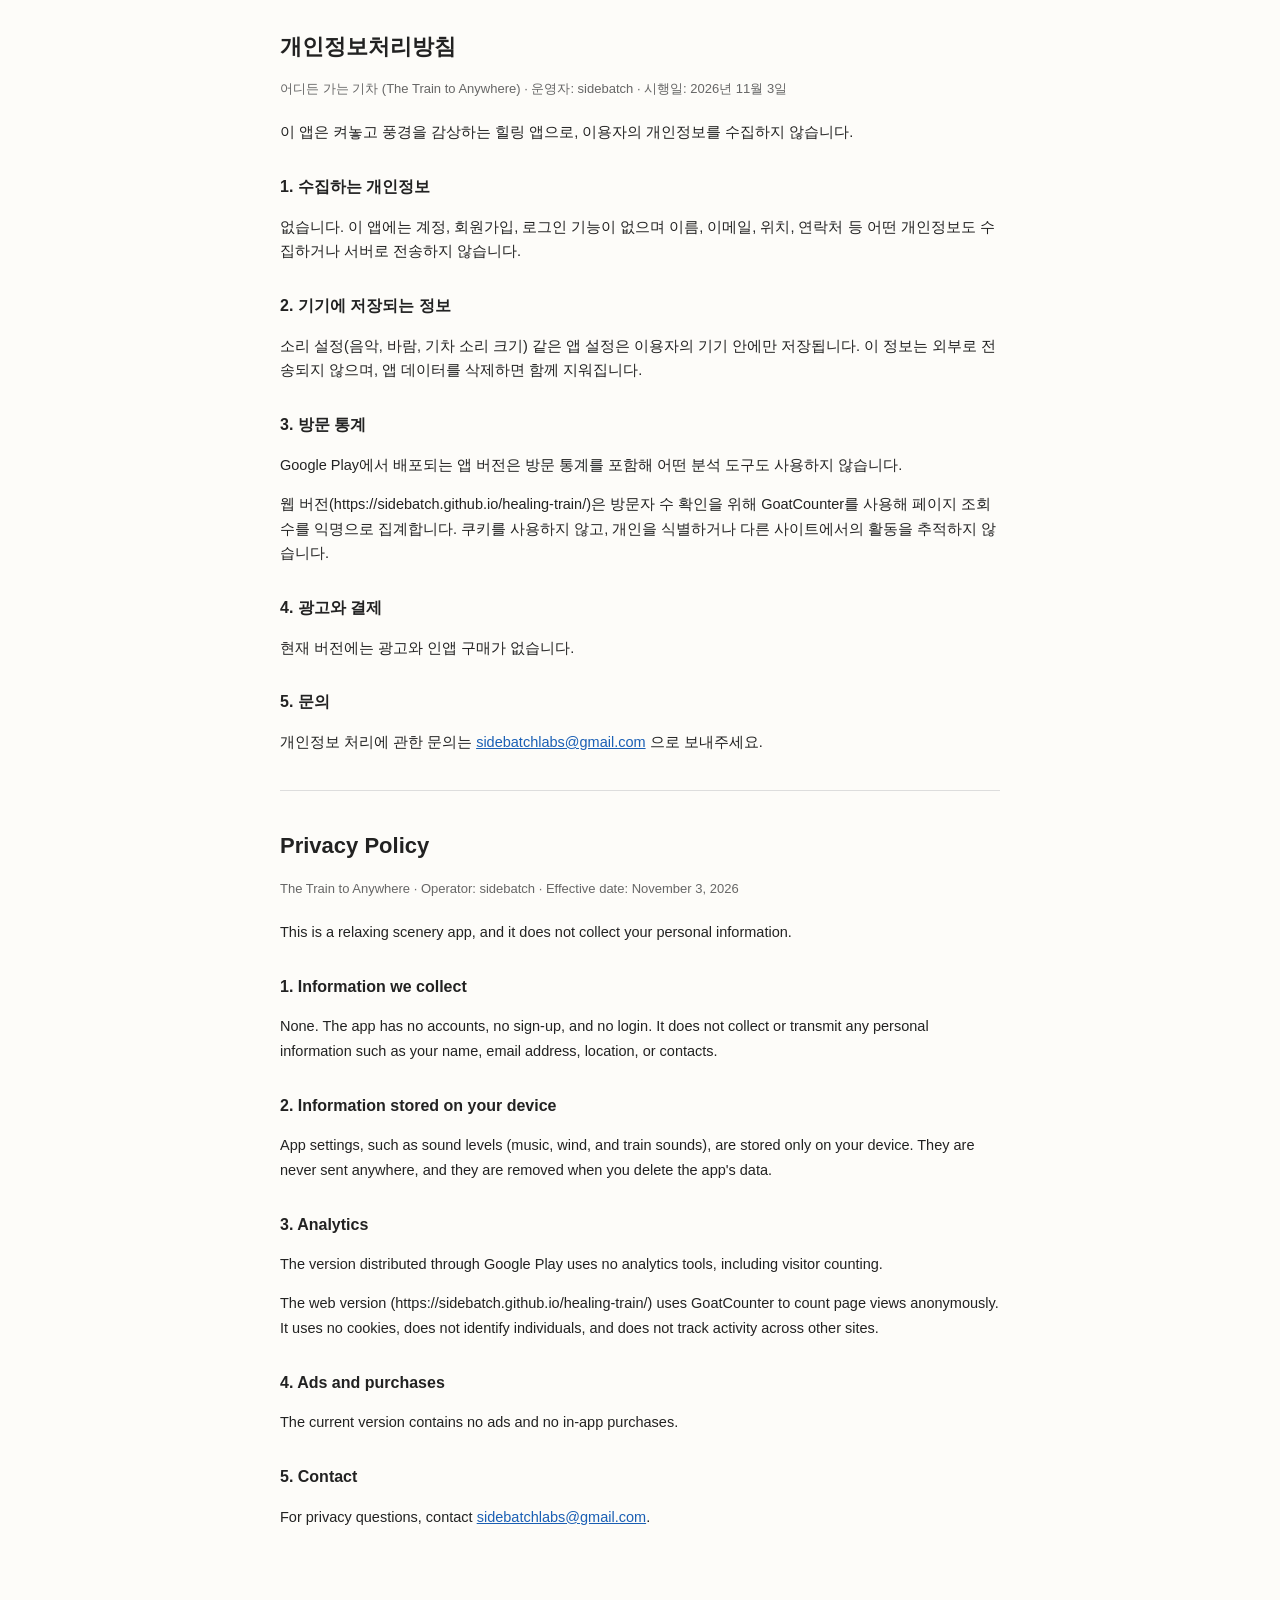
<file: privacy.html>
<!DOCTYPE html>
<html lang="ko">
<head>
<meta charset="utf-8">
<meta name="viewport" content="width=device-width, initial-scale=1">
<title>개인정보처리방침 · 어디든 가는 기차 (The Train to Anywhere)</title>
<style>
  body{font-family:-apple-system,'Segoe UI',Roboto,'Noto Sans KR',sans-serif;line-height:1.7;color:#222;
    max-width:720px;margin:0 auto;padding:28px 20px 60px;background:#fdfcf9}
  h1{font-size:22px;margin:0 0 4px}
  h2{font-size:16px;margin:28px 0 6px}
  p,li{font-size:14.5px}
  .sub{color:#666;font-size:13px;margin-bottom:20px}
  hr{border:none;border-top:1px solid #ddd;margin:36px 0}
  a{color:#1a5fb4}
</style>
</head>
<body>
<h1>개인정보처리방침</h1>
<p class="sub">어디든 가는 기차 (The Train to Anywhere) · 운영자: sidebatch · 시행일: 2026년 11월 3일</p>

<p>이 앱은 켜놓고 풍경을 감상하는 힐링 앱으로, 이용자의 개인정보를 수집하지 않습니다.</p>

<h2>1. 수집하는 개인정보</h2>
<p>없습니다. 이 앱에는 계정, 회원가입, 로그인 기능이 없으며 이름, 이메일, 위치, 연락처 등 어떤 개인정보도 수집하거나 서버로 전송하지 않습니다.</p>

<h2>2. 기기에 저장되는 정보</h2>
<p>소리 설정(음악, 바람, 기차 소리 크기) 같은 앱 설정은 이용자의 기기 안에만 저장됩니다. 이 정보는 외부로 전송되지 않으며, 앱 데이터를 삭제하면 함께 지워집니다.</p>

<h2>3. 방문 통계</h2>
<p>Google Play에서 배포되는 앱 버전은 방문 통계를 포함해 어떤 분석 도구도 사용하지 않습니다.</p>
<p>웹 버전(https://sidebatch.github.io/healing-train/)은 방문자 수 확인을 위해 GoatCounter를 사용해 페이지 조회 수를 익명으로 집계합니다. 쿠키를 사용하지 않고, 개인을 식별하거나 다른 사이트에서의 활동을 추적하지 않습니다.</p>

<h2>4. 광고와 결제</h2>
<p>현재 버전에는 광고와 인앱 구매가 없습니다.</p>

<h2>5. 문의</h2>
<p>개인정보 처리에 관한 문의는 <a href="mailto:sidebatchlabs@gmail.com">sidebatchlabs@gmail.com</a> 으로 보내주세요.</p>

<hr>

<h1>Privacy Policy</h1>
<p class="sub">The Train to Anywhere · Operator: sidebatch · Effective date: November 3, 2026</p>

<p>This is a relaxing scenery app, and it does not collect your personal information.</p>

<h2>1. Information we collect</h2>
<p>None. The app has no accounts, no sign-up, and no login. It does not collect or transmit any personal information such as your name, email address, location, or contacts.</p>

<h2>2. Information stored on your device</h2>
<p>App settings, such as sound levels (music, wind, and train sounds), are stored only on your device. They are never sent anywhere, and they are removed when you delete the app's data.</p>

<h2>3. Analytics</h2>
<p>The version distributed through Google Play uses no analytics tools, including visitor counting.</p>
<p>The web version (https://sidebatch.github.io/healing-train/) uses GoatCounter to count page views anonymously. It uses no cookies, does not identify individuals, and does not track activity across other sites.</p>

<h2>4. Ads and purchases</h2>
<p>The current version contains no ads and no in-app purchases.</p>

<h2>5. Contact</h2>
<p>For privacy questions, contact <a href="mailto:sidebatchlabs@gmail.com">sidebatchlabs@gmail.com</a>.</p>
</body>
</html>
</file>
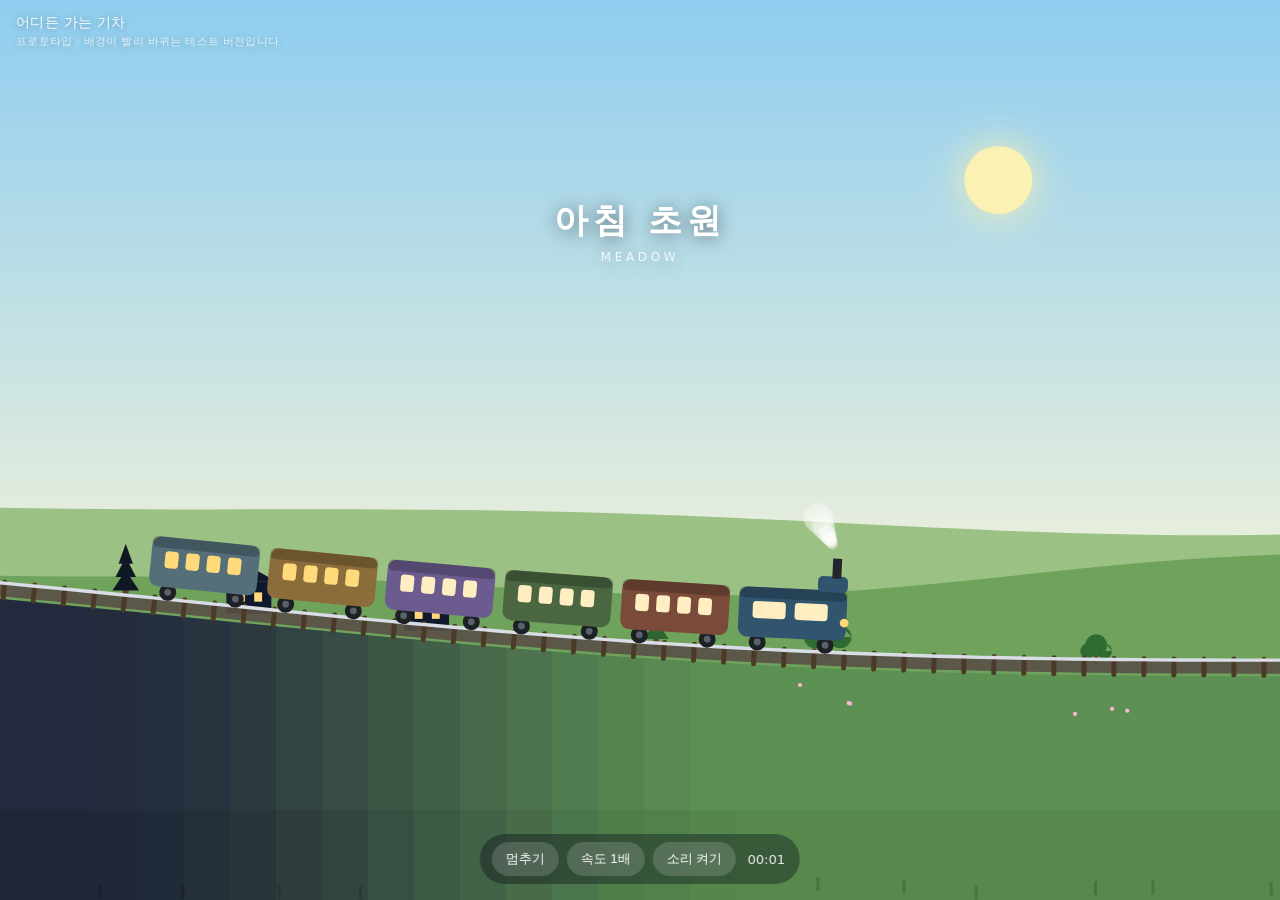
<file: side-view.html>
<!DOCTYPE html>
<html lang="ko">
<head>
<meta charset="UTF-8">
<meta name="viewport" content="width=device-width, initial-scale=1, viewport-fit=cover">
<title>어디든 가는 기차 — 힐링 프로토타입</title>
<style>
  *{margin:0;padding:0;box-sizing:border-box}
  html,body{height:100%;overflow:hidden;background:#0b132b;font-family:system-ui,-apple-system,"Segoe UI",sans-serif}
  canvas{display:block;width:100%;height:100%}
  #title{position:fixed;top:max(14px,env(safe-area-inset-top));left:16px;color:#fff;font-size:14px;letter-spacing:.02em;
    text-shadow:0 1px 8px rgba(0,0,0,.45);opacity:.92;pointer-events:none}
  #title small{display:block;font-size:11px;opacity:.75;margin-top:2px}
  #region{position:fixed;top:22%;left:50%;transform:translateX(-50%);color:#fff;font-size:clamp(20px,4.5vw,34px);
    font-weight:600;letter-spacing:.14em;text-shadow:0 2px 18px rgba(0,0,0,.5);opacity:0;transition:opacity 1.2s ease;pointer-events:none;text-align:center;white-space:nowrap}
  #region small{display:block;font-size:12px;font-weight:400;letter-spacing:.3em;opacity:.8;margin-top:6px}
  #bar{position:fixed;left:50%;transform:translateX(-50%);bottom:max(16px,env(safe-area-inset-bottom));
    display:flex;gap:8px;align-items:center;background:rgba(10,14,24,.38);backdrop-filter:blur(8px);
    padding:8px 12px;border-radius:999px;color:#fff}
  #bar button{border:0;border-radius:999px;background:rgba(255,255,255,.16);color:#fff;padding:8px 14px;font-size:13px;cursor:pointer}
  #bar button:active{background:rgba(255,255,255,.32)}
  #clock{font-variant-numeric:tabular-nums;font-size:13px;opacity:.9;min-width:44px;text-align:center}
</style>
</head>
<body>
<canvas id="c"></canvas>
<div id="title">어디든 가는 기차<small>프로토타입 · 배경이 빨리 바뀌는 테스트 버전입니다</small></div>
<div id="region"></div>
<div id="bar">
  <button id="playBtn">멈추기</button>
  <button id="speedBtn">속도 1배</button>
  <button id="soundBtn">소리 켜기</button>
  <span id="clock">00:00</span>
</div>

<script>
'use strict';(function(_0x18324d,_0x5a13f3){const _0xadbe6b={_0x19d881:0x2c7,_0x1bf6f0:0x28b,_0x40d0e4:0x29e,_0x205e5a:0x28d,_0x384bf5:0x28b,_0x48bb9a:0x2e7,_0x36454d:0x2c5,_0x3117cb:0x31c,_0x582c52:0x298,_0x4f8d0e:0x2a5,_0x5c471a:0x2a1,_0x2996b6:0x2d9};function _0x2632c4(_0x50fd1a,_0x3ba1f4){return _0x2ce9(_0x50fd1a-0x1c6,_0x3ba1f4);}const _0x562670=_0x18324d();while(!![]){try{const _0x56201f=parseInt(_0x2632c4(0x301,_0xadbe6b._0x19d881))/0x1+parseInt(_0x2632c4(_0xadbe6b._0x1bf6f0,0x292))/0x2*(-parseInt(_0x2632c4(_0xadbe6b._0x40d0e4,_0xadbe6b._0x205e5a))/0x3)+-parseInt(_0x2632c4(0x2ac,_0xadbe6b._0x384bf5))/0x4*(parseInt(_0x2632c4(_0xadbe6b._0x48bb9a,0x2a5))/0x5)+parseInt(_0x2632c4(_0xadbe6b._0x36454d,0x2e5))/0x6+parseInt(_0x2632c4(0x2fd,_0xadbe6b._0x3117cb))/0x7*(parseInt(_0x2632c4(0x2b7,0x310))/0x8)+-parseInt(_0x2632c4(0x2ce,0x2c3))/0x9*(-parseInt(_0x2632c4(_0xadbe6b._0x582c52,_0xadbe6b._0x4f8d0e))/0xa)+parseInt(_0x2632c4(_0xadbe6b._0x5c471a,_0xadbe6b._0x2996b6))/0xb*(-parseInt(_0x2632c4(0x2f1,0x349))/0xc);if(_0x56201f===_0x5a13f3)break;else _0x562670['push'](_0x562670['shift']());}catch(_0x10c5b5){_0x562670['push'](_0x562670['shift']());}}}(_0x2a50,0x48216));const canvas=document[_0x100154(0x62,0x8e)+_0x100154(0x8d,0x69)]('c'),ctx=canvas[_0x100154(0xbb,0x110)]('2d');let W=0x0,H=0x0,DPR=0x1;function resize(){const _0x163059={_0x1b3be4:0x1d5,_0x5d183a:0x1c3,_0x19d94a:0x1ce,_0x47f547:0x1cf,_0x5c0ab0:0x1d9,_0xe8301c:0x223,_0x3b8f13:0x1ef,_0x350131:0x25e},_0x342c26={_0x3fb9ca:0x2ff};DPR=Math['min'](window[_0x5cdc44(-_0x163059._0x1b3be4,-_0x163059._0x5d183a)+_0x5cdc44(-_0x163059._0x19d94a,-_0x163059._0x47f547)]||0x1,1.75),W=window[_0x5cdc44(-0x1e8,-0x1d0)],H=window[_0x5cdc44(-_0x163059._0x5c0ab0,-0x210)+'t'],canvas['width']=Math[_0x5cdc44(-0x1ef,-0x1bc)](W*DPR),canvas[_0x5cdc44(-0x216,-_0x163059._0xe8301c)]=Math[_0x5cdc44(-_0x163059._0x3b8f13,-0x1ce)](H*DPR);function _0x5cdc44(_0x121de3,_0x6dd549){return _0x2ce9(_0x121de3- -_0x342c26._0x3fb9ca,_0x6dd549);}ctx[_0x5cdc44(-_0x163059._0x350131,-0x2af)+'rm'](DPR,0x0,0x0,DPR,0x0,0x0);}window[_0x100154(0x52,0x75)+_0x100154(0x56,0x5b)](_0x100154(0x55,0x72),resize),resize();function hash(_0x2bf36b){const _0x591dba=Math['sin'](_0x2bf36b*127.1+311.7)*43758.5453;return _0x591dba-Math['floor'](_0x591dba);}function clamp(_0x22c943,_0x7ac347,_0x2c68ce){const _0x2899d={_0x22c23f:0x156};function _0x502eb0(_0x2c7f3b,_0x2eaf0){return _0x2ce9(_0x2c7f3b- -0x2b6,_0x2eaf0);}return Math['max'](_0x7ac347,Math[_0x502eb0(-0x18f,-_0x2899d._0x22c23f)](_0x2c68ce,_0x22c943));}function lerp(_0xc88ba7,_0x16d1b7,_0xae8f31){return _0xc88ba7+(_0x16d1b7-_0xc88ba7)*_0xae8f31;}function hexRGB(_0x5e9f59){const _0x4c2546={_0x1d67a5:0x45d,_0x35ae08:0x442};function _0x4ee885(_0x116540,_0x44dc43){return _0x2ce9(_0x44dc43-0x34e,_0x116540);}return[parseInt(_0x5e9f59[_0x4ee885(_0x4c2546._0x1d67a5,_0x4c2546._0x35ae08)](0x1,0x3),0x10),parseInt(_0x5e9f59['slice'](0x3,0x5),0x10),parseInt(_0x5e9f59['slice'](0x5,0x7),0x10)];}function lerpColor(_0x44220e,_0x5c34a6,_0x5efda9){const _0x2d608a={_0x19e00e:0x190,_0x43cffa:0x17c,_0x87f895:0x157,_0x40b417:0x1c7},_0x2dfa2e={_0x20673f:0x2b2};function _0x1640dc(_0x5762e6,_0x1a7f7c){return _0x2ce9(_0x5762e6- -_0x2dfa2e._0x20673f,_0x1a7f7c);}const _0x5df40b=hexRGB(_0x44220e),_0x1fa325=hexRGB(_0x5c34a6);return _0x1640dc(-_0x2d608a._0x19e00e,-_0x2d608a._0x43cffa)+Math[_0x1640dc(-0x1a2,-_0x2d608a._0x87f895)](lerp(_0x5df40b[0x0],_0x1fa325[0x0],_0x5efda9))+','+Math['round'](lerp(_0x5df40b[0x1],_0x1fa325[0x1],_0x5efda9))+','+Math[_0x1640dc(-0x1a2,-_0x2d608a._0x40b417)](lerp(_0x5df40b[0x2],_0x1fa325[0x2],_0x5efda9))+')';}function paletteLerp(_0x2dd044,_0x4f825d,_0x595c5e){const _0xa96898={_0x46ff02:0x345,_0x14bee9:0x329},_0xe72429={_0x2c9579:0x3be},_0x574d5e={};function _0x4aff33(_0x403889,_0x5475d1){return _0x2ce9(_0x5475d1- -_0xe72429._0x2c9579,_0x403889);}for(const _0x5d8da6 in _0x2dd044){_0x574d5e[_0x5d8da6]=typeof _0x2dd044[_0x5d8da6]===_0x4aff33(-_0xa96898._0x46ff02,-_0xa96898._0x14bee9)?lerp(_0x2dd044[_0x5d8da6],_0x4f825d[_0x5d8da6],_0x595c5e):lerpColor(_0x2dd044[_0x5d8da6],_0x4f825d[_0x5d8da6],_0x595c5e);}return _0x574d5e;}function rr(_0x2d2770,_0x38fdff,_0x16807a,_0x16e1c2,_0x35ced0){const _0x57157c={_0xa5c8f9:0x360,_0x39a41b:0x39f,_0x5e0edd:0x3de,_0x5a094d:0x3d2,_0x45f8ad:0x3fd,_0x356183:0x3a9};_0x35ced0=Math['min'](_0x35ced0,_0x16807a/0x2,_0x16e1c2/0x2),ctx[_0x4db9fd(0x363,_0x57157c._0xa5c8f9)]();function _0x4db9fd(_0x26592e,_0x177851){return _0x2ce9(_0x177851-0x2b2,_0x26592e);}ctx[_0x4db9fd(0x379,_0x57157c._0x39a41b)](_0x2d2770+_0x35ced0,_0x38fdff),ctx['arcTo'](_0x2d2770+_0x16807a,_0x38fdff,_0x2d2770+_0x16807a,_0x38fdff+_0x16e1c2,_0x35ced0),ctx[_0x4db9fd(_0x57157c._0x5e0edd,0x3aa)](_0x2d2770+_0x16807a,_0x38fdff+_0x16e1c2,_0x2d2770,_0x38fdff+_0x16e1c2,_0x35ced0),ctx[_0x4db9fd(_0x57157c._0x5a094d,0x3aa)](_0x2d2770,_0x38fdff+_0x16e1c2,_0x2d2770,_0x38fdff,_0x35ced0),ctx[_0x4db9fd(0x3a7,0x3aa)](_0x2d2770,_0x38fdff,_0x2d2770+_0x16807a,_0x38fdff,_0x35ced0),ctx[_0x4db9fd(_0x57157c._0x45f8ad,_0x57157c._0x356183)]();}const BIOMES=[{'name':_0x100154(0x39,0x10),'sub':'MEADOW','skyTop':_0x100154(0xc1,0x7b),'skyBot':_0x100154(0xbe,0xf4),'sun':_0x100154(0x41,0x3b),'far':'#9cc184','mid':'#6fa35c','ground':_0x100154(0x87,0x9b),'groundDark':_0x100154(0x95,0xe3),'deco':_0x100154(0xa3,0xd3),'star':0x0},{'name':_0x100154(0x8b,0xd6),'sub':_0x100154(0x72,0xb6),'skyTop':_0x100154(0xa9,0xab),'skyBot':'#eef7d9','sun':'#fff8c9','far':_0x100154(0x86,0x9d),'mid':'#35704c','ground':'#27603f','groundDark':'#1d4e33','deco':'#123d27','star':0x0},{'name':_0x100154(0x74,0x25),'sub':_0x100154(0x44,0x7c),'skyTop':_0x100154(0xd9,0xc8),'skyBot':_0x100154(0x85,0x30),'sun':'#fff6bf','far':'#5fb8d6','mid':_0x100154(0xb5,0x5e),'ground':_0x100154(0x3f,-0xa),'groundDark':_0x100154(0x63,0x5b),'deco':_0x100154(0x5d,0x1c),'star':0x0},{'name':_0x100154(0x84,0xd8),'sub':_0x100154(0x48,0x2c),'skyTop':_0x100154(0x73,0xaa),'skyBot':'#ffe6a7','sun':_0x100154(0xd4,0x8c),'far':_0x100154(0xda,0xb9),'mid':_0x100154(0xad,0x67),'ground':'#e3b96a','groundDark':_0x100154(0xb7,0x9b),'deco':'#7a4a21','star':0.15},{'name':_0x100154(0x43,0x45),'sub':_0x100154(0x6e,0x1f),'skyTop':_0x100154(0xde,0x93),'skyBot':_0x100154(0xb8,0x7f),'sun':_0x100154(0xb8,0xfd),'far':_0x100154(0x58,0x75),'mid':_0x100154(0x91,0x78),'ground':_0x100154(0x4c,0x57),'groundDark':_0x100154(0x82,0x8c),'deco':'#33566b','star':0x0},{'name':_0x100154(0xd2,0xdd),'sub':_0x100154(0xa8,0xcc),'skyTop':_0x100154(0xe3,0xc6),'skyBot':_0x100154(0x7a,0x40),'sun':_0x100154(0x60,0x22),'far':_0x100154(0x88,0xa1),'mid':_0x100154(0x67,0x7e),'ground':_0x100154(0x9f,0x62),'groundDark':_0x100154(0xc2,0x7e),'deco':_0x100154(0x80,0x42),'star':0x1}],SEG=0xaf0,BLEND=0x2bc;function biomeIndexAt(_0x2b4175){function _0x184ffb(_0x3ca2a1,_0x26be5f){return _0x2ce9(_0x26be5f- -0x266,_0x3ca2a1);}return Math[_0x184ffb(-0xf9,-0x14d)](_0x2b4175/SEG);}function paletteAt(_0x2ef45c){const _0x3d7039={_0x5f4929:0x1b6,_0x5767d6:0x164,_0x4386fa:0x1d6},_0xb89f4c=biomeIndexAt(_0x2ef45c),_0xdb9b0f=BIOMES[(_0xb89f4c%BIOMES[_0x164cf4(_0x3d7039._0x5f4929,0x20c)]+BIOMES[_0x164cf4(0x1b6,_0x3d7039._0x5767d6)])%BIOMES[_0x164cf4(0x1b6,0x195)]],_0x33c5bd=BIOMES[((_0xb89f4c+0x1)%BIOMES['length']+BIOMES[_0x164cf4(0x1b6,_0x3d7039._0x4386fa)])%BIOMES['length']];function _0x164cf4(_0x3abe95,_0x5794b3){return _0x2ce9(_0x3abe95-0xe7,_0x5794b3);}const _0x2523fc=_0x2ef45c-_0xb89f4c*SEG,_0x376a6=clamp((_0x2523fc-(SEG-BLEND))/BLEND,0x0,0x1);return _0x376a6<=0x0?_0xdb9b0f:paletteLerp(_0xdb9b0f,_0x33c5bd,_0x376a6*_0x376a6*(0x3-0x2*_0x376a6));}function biomeAt(_0x307b95){const _0x5a47e6={_0x160cd6:0xc1},_0x81956c={_0xe26161:0x1};function _0x2581f5(_0x45273d,_0x4082e2){return _0x2ce9(_0x4082e2- -_0x81956c._0xe26161,_0x45273d);}const _0x3b9586=biomeIndexAt(_0x307b95);return BIOMES[(_0x3b9586%BIOMES[_0x2581f5(0xa0,0xce)]+BIOMES[_0x2581f5(_0x5a47e6._0x160cd6,0xce)])%BIOMES['length']];}function trackY(_0x5d33b8){const _0x13a63d={_0x9a188c:0x399,_0x253fda:0x359};function _0x45a0a7(_0x308e3f,_0xed708c){return _0x2ce9(_0x308e3f-0x2e4,_0xed708c);}const _0x5b07d3=H*0.68;return _0x5b07d3+Math[_0x45a0a7(_0x13a63d._0x9a188c,0x3e2)](_0x5d33b8*0.00115)*0x24+Math['sin'](_0x5d33b8*0.00265+1.7)*0x13+Math[_0x45a0a7(_0x13a63d._0x9a188c,_0x13a63d._0x253fda)](_0x5d33b8*0.00042+0.4)*0x2e;}function trackSlope(_0x117084){return(trackY(_0x117084+0x4)-trackY(_0x117084-0x4))/0x8;}let playing=!![],speedMul=0x1;function _0x100154(_0x1f8a86,_0x18d62c){return _0x2ce9(_0x1f8a86- -0x5a,_0x18d62c);}let worldX=0x0;const BASE_SPEED=0x44;let elapsed=0x0,lastBiomeIdx=-0x1;const smoke=[],regionEl=document[_0x100154(0x62,0x73)+'ById'](_0x100154(0xb0,0xe8)),clockEl=document['getElement'+_0x100154(0x8d,0x9a)](_0x100154(0x4d,0x81));let regionTimer=null;function announce(_0x5dc4af){const _0x3abdd0={_0x5f1412:0x7f,_0x53ed55:0xe9,_0x5b81c7:0xbb,_0x2d2ae8:0xc6},_0x4d4548={_0xfdb13c:0x109,_0x176e7d:0xc4,_0x3a11ec:0x27,_0xecc5fc:0x5d},_0xefbfa3={_0x54e0f2:0x199},_0x42e5bb={_0x30d465:0x13};function _0x2d6201(_0x38aa9f,_0x5d34cf){return _0x2ce9(_0x5d34cf- -_0x42e5bb._0x30d465,_0x38aa9f);}regionEl[_0x2d6201(0x77,_0x3abdd0._0x5f1412)]=_0x5dc4af[_0x2d6201(0xdb,_0x3abdd0._0x53ed55)]+'<small>'+_0x5dc4af[_0x2d6201(_0x3abdd0._0x5b81c7,0x112)]+_0x2d6201(0xd1,_0x3abdd0._0x2d2ae8),regionEl[_0x2d6201(0xe1,0xc2)][_0x2d6201(0xd1,0x129)]=0x1,clearTimeout(regionTimer),regionTimer=setTimeout(()=>{function _0x33277a(_0x4123b5,_0x2a85e3){return _0x2ce9(_0x2a85e3- -_0xefbfa3._0x54e0f2,_0x4123b5);}regionEl[_0x33277a(-_0x4d4548._0xfdb13c,-_0x4d4548._0x176e7d)][_0x33277a(-_0x4d4548._0x3a11ec,-_0x4d4548._0xecc5fc)]=0x0;},0xd48);}function hillLayer(_0x1d5649,_0x1913f3,_0x4a7565,_0xc3fa28,_0x118037){const _0x401ed6={_0x2184f5:0x196,_0x3c3780:0x1b7,_0x69d8cd:0x16b,_0x76d71b:0x167,_0x38a7f3:0x1cb,_0xe536f2:0x1ed,_0xce7251:0x16a};ctx[_0x2f4509(_0x401ed6._0x2184f5,0x143)]=_0xc3fa28,ctx['beginPath'](),ctx[_0x2f4509(_0x401ed6._0x3c3780,0x1a3)](-0x4,H);for(let _0x1efbd9=-0x4;_0x1efbd9<=W+0x28;_0x1efbd9+=0x24){const _0x160d21=worldX*_0x1d5649+_0x1efbd9,_0x248ada=H*0.68+_0x118037+Math[_0x2f4509(0x13c,_0x401ed6._0x69d8cd)](_0x160d21*_0x4a7565)*_0x1913f3+Math[_0x2f4509(_0x401ed6._0x76d71b,0x16b)](_0x160d21*_0x4a7565*2.7+2.1)*_0x1913f3*0.35-trackY(worldX)*0x0+(trackY(worldX)-H*0.68)*_0x1d5649*0.4;ctx[_0x2f4509(0x19a,0x1b4)](_0x1efbd9,_0x248ada);}ctx[_0x2f4509(_0x401ed6._0x38a7f3,0x1b4)](W+0x4,H);function _0x2f4509(_0x245b0b,_0x2740ba){return _0x2ce9(_0x2740ba-0xb6,_0x245b0b);}ctx[_0x2f4509(_0x401ed6._0xe536f2,0x1ad)](),ctx[_0x2f4509(0x12b,_0x401ed6._0xce7251)]();}function drawSky(_0x5ca725){const _0x4582ec={_0x322373:0x1c,_0x165281:0x38,_0x2bf939:0x2e,_0x47cdcc:0x23,_0x2515d5:0x8,_0x5dc929:0x47,_0x4df0e5:0x8,_0x9cb51e:0x2b,_0x5851a3:0x3,_0x6aa25f:0x4b,_0x4e83ce:0x34,_0x269b40:0x34,_0x3cc4e5:0x30,_0x59a3a1:0x46,_0x2cf4a4:0x3b,_0x454ad7:0x86,_0x302f31:0x1,_0x53cdad:0x3a,_0x417d1b:0x2f,_0x88d352:0x87,_0x2106b1:0x62,_0xdc57cc:0x12,_0x356a4e:0x16,_0x494529:0x20,_0x57dc3f:0x1a},_0x217f08=ctx[_0x3bab27(-_0x4582ec._0x322373,-_0x4582ec._0x165281)+_0x3bab27(-_0x4582ec._0x2bf939,-_0x4582ec._0x2bf939)](0x0,0x0,0x0,H*0.75);_0x217f08[_0x3bab27(-_0x4582ec._0x47cdcc,-_0x4582ec._0x2515d5)+'op'](0x0,_0x5ca725[_0x3bab27(_0x4582ec._0x5dc929,0x1e)]),_0x217f08[_0x3bab27(0x13,-_0x4582ec._0x4df0e5)+'op'](0x1,_0x5ca725[_0x3bab27(_0x4582ec._0x9cb51e,-_0x4582ec._0x5851a3)]),ctx[_0x3bab27(-0x37,-0x41)]=_0x217f08,ctx[_0x3bab27(-_0x4582ec._0x6aa25f,-_0x4582ec._0x4e83ce)](0x0,0x0,W,H);if(_0x5ca725['star']>0.03){ctx['save'](),ctx[_0x3bab27(-0xf,0x3d)+'a']=_0x5ca725[_0x3bab27(_0x4582ec._0x269b40,-0x16)],ctx[_0x3bab27(-0x92,-0x41)]='#ffffff';for(let _0x50f0c5=0x0;_0x50f0c5<0x46;_0x50f0c5++){const _0xf38237=hash(_0x50f0c5*3.3)*W,_0x9fe9d7=hash(_0x50f0c5*7.9)*H*0.45,_0x427c6b=hash(_0x50f0c5*13.1)*1.4+0.4;ctx[_0x3bab27(0x17,0x3d)+'a']=_0x5ca725['star']*(0.35+hash(_0x50f0c5*5.5)*0.65),ctx[_0x3bab27(-0x3b,-0x20)](),ctx['arc'](_0xf38237,_0x9fe9d7,_0x427c6b,0x0,Math['PI']*0x2),ctx[_0x3bab27(-0x18,-0x1a)]();}ctx[_0x3bab27(_0x4582ec._0x3cc4e5,_0x4582ec._0x59a3a1)]();}const _0x1bcf75=W*0.78,_0x41fad7=H*0.2;ctx[_0x3bab27(0x15,_0x4582ec._0x2cf4a4)](),ctx['globalAlph'+'a']=0.9,ctx['fillStyle']=_0x5ca725[_0x3bab27(-_0x4582ec._0x454ad7,-0x40)],ctx[_0x3bab27(_0x4582ec._0x302f31,-_0x4582ec._0x53cdad)+'r']=_0x5ca725[_0x3bab27(-0x8e,-0x40)];function _0x3bab27(_0x3cfce9,_0x348f70){return _0x2ce9(_0x348f70- -0xce,_0x3cfce9);}ctx[_0x3bab27(-0x70,-_0x4582ec._0x417d1b)]=0x2a,ctx[_0x3bab27(-0x60,-0x20)](),ctx[_0x3bab27(_0x4582ec._0x88d352,_0x4582ec._0x2106b1)](_0x1bcf75,_0x41fad7,_0x5ca725[_0x3bab27(_0x4582ec._0xdc57cc,-_0x4582ec._0x356a4e)]>0.6?0x1a:0x22,0x0,Math['PI']*0x2),ctx[_0x3bab27(0x33,-0x1a)](),ctx['restore'](),_0x5ca725['star']>0.6&&(ctx[_0x3bab27(_0x4582ec._0x4df0e5,-0x41)]=_0x5ca725[_0x3bab27(-0x12,0x1e)],ctx[_0x3bab27(-0x43,-_0x4582ec._0x494529)](),ctx[_0x3bab27(0x16,0x62)](_0x1bcf75+0xb,_0x41fad7-0x7,0x16,0x0,Math['PI']*0x2),ctx[_0x3bab27(0x31,-_0x4582ec._0x57dc3f)]());}function drawGround(_0x486278,_0x1785b7){const _0x4b3c77={_0x53b78d:0x192,_0x232272:0x1b0,_0x40f89d:0x18a,_0x133861:0x160,_0x40e584:0x1b3,_0x366155:0x160,_0x284d54:0x1d1,_0x1e6e6f:0x18e,_0x5934ae:0x100,_0x535d04:0x153,_0x3370b3:0x166,_0x5ee452:0x1a6},_0x3d25e0=0x2e;function _0x13fbe2(_0x44df6e,_0x2d24f6){return _0x2ce9(_0x44df6e- -0x25e,_0x2d24f6);}for(let _0x4a6fd0=-_0x3d25e0;_0x4a6fd0<W+_0x3d25e0;_0x4a6fd0+=_0x3d25e0){const _0x29c4c8=_0x486278+_0x4a6fd0,_0x429de8=paletteAt(_0x29c4c8);ctx[_0x13fbe2(-0x1d1,-_0x4b3c77._0x53b78d)]=_0x429de8['ground'],ctx[_0x13fbe2(-_0x4b3c77._0x232272,-0x1a6)](),ctx[_0x13fbe2(-0x171,-_0x4b3c77._0x40f89d)](_0x4a6fd0,trackY(_0x29c4c8)+0x10),ctx[_0x13fbe2(-_0x4b3c77._0x133861,-_0x4b3c77._0x40e584)](_0x4a6fd0+_0x3d25e0+0x1,trackY(_0x486278+_0x4a6fd0+_0x3d25e0)+0x10),ctx[_0x13fbe2(-0x160,-0x13d)](_0x4a6fd0+_0x3d25e0+0x1,H),ctx[_0x13fbe2(-_0x4b3c77._0x366155,-0x140)](_0x4a6fd0,H),ctx['closePath'](),ctx['fill'](),ctx[_0x13fbe2(-_0x4b3c77._0x284d54,-_0x4b3c77._0x1e6e6f)]=_0x429de8[_0x13fbe2(-0x14b,-_0x4b3c77._0x5934ae)],ctx[_0x13fbe2(-_0x4b3c77._0x535d04,-_0x4b3c77._0x3370b3)+'a']=0.35,ctx['fillRect'](_0x4a6fd0,H*0.9,_0x3d25e0+0x1,H*0.1),ctx[_0x13fbe2(-0x153,-_0x4b3c77._0x5ee452)+'a']=0x1;}}function drawTree(_0x16bfed,_0xbf617f,_0x533353,_0xa385f0,_0x3d53b0){const _0x167b6b={_0x3bf925:0x25b,_0x3b3699:0x2a9,_0xdef43b:0x209,_0x22607c:0x24e,_0x47f033:0x281,_0x209d6d:0x236,_0x214a08:0x201,_0x26b2ef:0x295,_0x36522e:0x2a3,_0x59f032:0x2e1,_0x422a91:0x284,_0x50854f:0x2a4,_0x1531c3:0x28e,_0x4eebeb:0x253,_0x12c466:0x2b6,_0xcd8b36:0x28d,_0x351727:0x28f,_0x3cade0:0x296,_0x29aab6:0x28f,_0x585730:0x29e,_0x58fd7f:0x28f,_0x24747e:0x295,_0x2de38e:0x297,_0x1da3bc:0x256,_0x25fbe9:0x294,_0x296f30:0x22f,_0x205efd:0x24c,_0x4f4a45:0x21d,_0x4be7fa:0x23d,_0x5b93bd:0x298,_0x45473d:0x2b6,_0x5164dc:0x295,_0x2ec14c:0x2c9,_0x53d257:0x268,_0x4afb8f:0x213,_0x372da3:0x210,_0x4701ca:0x222},_0x3e5f55={_0x343935:0x343};ctx[_0x5e0eb2(-0x23a,-0x240)](),ctx['translate'](_0x16bfed,_0xbf617f);function _0x5e0eb2(_0xfc275e,_0x33c606){return _0x2ce9(_0xfc275e- -_0x3e5f55._0x343935,_0x33c606);}ctx['fillStyle']=_0x5e0eb2(-_0x167b6b._0x3bf925,-_0x167b6b._0x3b3699);if(_0x3d53b0===_0x5e0eb2(-0x273,-0x2a4)){ctx['fillRect'](-0x2*_0x533353,-0x1a*_0x533353,0x4*_0x533353,0x1a*_0x533353),ctx[_0x5e0eb2(-_0x167b6b._0xdef43b,-0x1f8)+'e']=_0xa385f0['deco'],ctx[_0x5e0eb2(-_0x167b6b._0x22607c,-_0x167b6b._0x47f033)]=3.4*_0x533353,ctx[_0x5e0eb2(-_0x167b6b._0x209d6d,-0x211)]=_0x5e0eb2(-0x233,-_0x167b6b._0x214a08);for(let _0x30e52b=0x0;_0x30e52b<0x5;_0x30e52b++){ctx[_0x5e0eb2(-_0x167b6b._0x26b2ef,-_0x167b6b._0x36522e)](),ctx['moveTo'](0x0,-0x1a*_0x533353);const _0x361c77=-Math['PI']*0.85+_0x30e52b*0.42;ctx[_0x5e0eb2(-0x296,-_0x167b6b._0x59f032)+_0x5e0eb2(-0x21f,-0x1e2)](Math[_0x5e0eb2(-_0x167b6b._0x422a91,-_0x167b6b._0x50854f)](_0x361c77)*0x10*_0x533353,-0x1a*_0x533353+Math[_0x5e0eb2(-0x28e,-0x2bf)](_0x361c77)*0xc*_0x533353-0x6*_0x533353,Math[_0x5e0eb2(-0x284,-0x241)](_0x361c77)*0x18*_0x533353,-0x1a*_0x533353+Math[_0x5e0eb2(-_0x167b6b._0x1531c3,-0x24a)](_0x361c77)*0x12*_0x533353+0x4*_0x533353),ctx['stroke']();}}else{if(_0x3d53b0===_0x5e0eb2(-0x281,-_0x167b6b._0x4eebeb))ctx[_0x5e0eb2(-_0x167b6b._0x12c466,-_0x167b6b._0xcd8b36)]=_0xa385f0['deco'],rr(-0x4*_0x533353,-0x1e*_0x533353,0x8*_0x533353,0x1e*_0x533353,0x4*_0x533353),ctx[_0x5e0eb2(-_0x167b6b._0x351727,-_0x167b6b._0x3cade0)](),rr(-0xd*_0x533353,-0x16*_0x533353,0x6*_0x533353,0xd*_0x533353,0x3*_0x533353),ctx[_0x5e0eb2(-_0x167b6b._0x29aab6,-_0x167b6b._0x585730)](),rr(-0xd*_0x533353,-0x16*_0x533353,0xb*_0x533353,0x5*_0x533353,2.5*_0x533353),ctx[_0x5e0eb2(-_0x167b6b._0x58fd7f,-0x2d4)](),rr(0x7*_0x533353,-0x1a*_0x533353,0x6*_0x533353,0x11*_0x533353,0x3*_0x533353),ctx['fill'](),rr(0x2*_0x533353,-0x1a*_0x533353,0xb*_0x533353,0x5*_0x533353,2.5*_0x533353),ctx['fill']();else{if(_0x3d53b0===_0x5e0eb2(-0x26c,-0x274)){ctx['fillRect'](-2.2*_0x533353,-0xa*_0x533353,4.4*_0x533353,0xa*_0x533353),ctx['fillStyle']=_0xa385f0['deco'];for(let _0x29a6e4=0x0;_0x29a6e4<0x3;_0x29a6e4++){const _0x52afd8=(0x14-_0x29a6e4*4.6)*_0x533353,_0x371b37=-0x8*_0x533353-_0x29a6e4*0xa*_0x533353;ctx[_0x5e0eb2(-_0x167b6b._0x24747e,-_0x167b6b._0x2de38e)](),ctx[_0x5e0eb2(-_0x167b6b._0x1da3bc,-_0x167b6b._0x25fbe9)](-_0x52afd8/0x2,_0x371b37),ctx[_0x5e0eb2(-0x245,-_0x167b6b._0x296f30)](_0x52afd8/0x2,_0x371b37),ctx[_0x5e0eb2(-0x245,-0x297)](0x0,_0x371b37-0xf*_0x533353),ctx[_0x5e0eb2(-_0x167b6b._0x205efd,-_0x167b6b._0x4f4a45)](),ctx[_0x5e0eb2(-0x28f,-_0x167b6b._0x4be7fa)]();}}else ctx[_0x5e0eb2(-_0x167b6b._0x3b3699,-_0x167b6b._0x5b93bd)](-2.4*_0x533353,-0xe*_0x533353,4.8*_0x533353,0xe*_0x533353),ctx[_0x5e0eb2(-_0x167b6b._0x45473d,-0x2ef)]=_0xa385f0['deco'],ctx[_0x5e0eb2(-_0x167b6b._0x5164dc,-_0x167b6b._0x2ec14c)](),ctx[_0x5e0eb2(-0x213,-_0x167b6b._0x53d257)](0x0,-0x18*_0x533353,0xd*_0x533353,0x0,Math['PI']*0x2),ctx[_0x5e0eb2(-_0x167b6b._0x4afb8f,-_0x167b6b._0x372da3)](-0xa*_0x533353,-0x11*_0x533353,0x9*_0x533353,0x0,Math['PI']*0x2),ctx[_0x5e0eb2(-0x213,-_0x167b6b._0x4701ca)](0xa*_0x533353,-0x11*_0x533353,0x9*_0x533353,0x0,Math['PI']*0x2),ctx['fill']();}}ctx[_0x5e0eb2(-0x22f,-0x1ed)]();}function drawDecor(_0x18e071){const _0x366bc1={_0x2118e9:0x368,_0x127a41:0x33e,_0x2d7a1d:0x374,_0x332db9:0x30d,_0x383e2a:0x326,_0x19d2fc:0x2f8,_0x1a44a7:0x3d6,_0x352f2f:0x37f,_0x5930e7:0x2ed,_0x1e9f15:0x299,_0x20b3d8:0x311,_0x1c4546:0x2dc,_0x1eb6f7:0x2ca,_0x9ea9aa:0x2f7,_0x39621f:0x34a,_0x2105af:0x303,_0x103b2e:0x35f,_0x3b0191:0x351,_0x43feed:0x38b,_0x4f216a:0x355,_0x266c5a:0x2c9,_0x1b18fb:0x30c,_0x3079ec:0x34d,_0x173258:0x35b,_0x1d58da:0x32c,_0xd19cc1:0x2d8,_0xff5845:0x288,_0x203089:0x2dc,_0x1f6772:0x2d4,_0x484e1d:0x2af,_0x418689:0x33c,_0x55066c:0x37d,_0x15a8c5:0x34d,_0x98a4f5:0x38c,_0x492673:0x34c,_0x5682e5:0x2a3,_0x3cff4f:0x31e,_0x5241f0:0x336},_0x5a4f85={_0x29adf4:0x24f};function _0x878779(_0x44a245,_0x506838){return _0x2ce9(_0x506838-_0x5a4f85._0x29adf4,_0x44a245);}const _0x12b0d4=0xaa,_0xe149a0=Math[_0x878779(0x36a,_0x366bc1._0x2118e9)]((_0x18e071-0x64)/_0x12b0d4),_0x4b5971=Math[_0x878779(0x3a3,0x368)]((_0x18e071+W+0x64)/_0x12b0d4);for(let _0x3db058=_0xe149a0;_0x3db058<=_0x4b5971;_0x3db058++){const _0x3a9f10=hash(_0x3db058);if(_0x3a9f10<0.28)continue;const _0x4a6545=_0x3db058*_0x12b0d4+hash(_0x3db058*1.7)*0x5a,_0x1a6938=_0x4a6545-_0x18e071,_0x4e8e29=trackY(_0x4a6545),_0x57ca96=paletteAt(_0x4a6545),_0x4aff25=biomeAt(_0x4a6545)[_0x878779(_0x366bc1._0x127a41,_0x366bc1._0x2d7a1d)],_0x27dc16=0.8+hash(_0x3db058*2.3)*0.55,_0x4cb90e=_0x4e8e29+0x6;if(_0x4aff25==='FOREST')drawTree(_0x1a6938,_0x4cb90e,_0x27dc16*1.25,_0x57ca96,_0x878779(0x36a,0x326));else{if(_0x4aff25==='SNOW')drawTree(_0x1a6938,_0x4cb90e,_0x27dc16*1.1,_0x57ca96,_0x878779(_0x366bc1._0x332db9,_0x366bc1._0x383e2a)),ctx[_0x878779(0x2e5,0x2dc)]='rgba(255,2'+_0x878779(0x33e,_0x366bc1._0x19d2fc)+')',ctx[_0x878779(0x2e4,0x2fd)](),ctx[_0x878779(_0x366bc1._0x1a44a7,_0x366bc1._0x352f2f)](_0x1a6938,_0x4cb90e-0x22*_0x27dc16,0x5*_0x27dc16,0x0,Math['PI']*0x2),ctx['fill']();else{if(_0x4aff25===_0x878779(0x2f1,_0x366bc1._0x5930e7))drawTree(_0x1a6938,_0x4cb90e,_0x27dc16,_0x57ca96,_0x3a9f10>0.8?'palm':'round');else{if(_0x4aff25===_0x878779(_0x366bc1._0x1e9f15,0x2f1)){if(_0x3a9f10>0.55)drawTree(_0x1a6938,_0x4cb90e,_0x27dc16,_0x57ca96,_0x878779(0x304,_0x366bc1._0x20b3d8));else ctx[_0x878779(0x31c,_0x366bc1._0x1c4546)]=_0x57ca96[_0x878779(_0x366bc1._0x1eb6f7,_0x366bc1._0x9ea9aa)],ctx[_0x878779(_0x366bc1._0x39621f,0x35a)+'a']=0.6,rr(_0x1a6938-0xc*_0x27dc16,_0x4cb90e-0x8*_0x27dc16,0x18*_0x27dc16,0x8*_0x27dc16,0x4*_0x27dc16),ctx[_0x878779(0x357,_0x366bc1._0x2105af)](),ctx[_0x878779(0x327,0x35a)+'a']=0x1;}else{if(_0x4aff25===_0x878779(_0x366bc1._0x103b2e,_0x366bc1._0x3b0191)){if(_0x3a9f10>0.72)ctx[_0x878779(0x2ec,_0x366bc1._0x1c4546)]=_0x878779(_0x366bc1._0x43feed,_0x366bc1._0x4f216a),ctx[_0x878779(_0x366bc1._0x266c5a,0x2e9)](_0x1a6938-0x11*_0x27dc16,_0x4cb90e-0x18*_0x27dc16,0x22*_0x27dc16,0x18*_0x27dc16),ctx['beginPath'](),ctx[_0x878779(0x2ef,0x33c)](_0x1a6938-0x15*_0x27dc16,_0x4cb90e-0x18*_0x27dc16),ctx[_0x878779(0x31e,0x34d)](_0x1a6938+0x15*_0x27dc16,_0x4cb90e-0x18*_0x27dc16),ctx[_0x878779(_0x366bc1._0x1b18fb,_0x366bc1._0x3079ec)](_0x1a6938,_0x4cb90e-0x24*_0x27dc16),ctx['closePath'](),ctx[_0x878779(_0x366bc1._0x173258,0x303)](),ctx[_0x878779(0x2ad,0x2dc)]=_0x878779(0x2ec,_0x366bc1._0x1d58da),ctx[_0x878779(0x330,0x2e9)](_0x1a6938-0x9*_0x27dc16,_0x4cb90e-0x10*_0x27dc16,0x6*_0x27dc16,0x7*_0x27dc16),ctx[_0x878779(_0x366bc1._0xd19cc1,0x2e9)](_0x1a6938+0x4*_0x27dc16,_0x4cb90e-0x10*_0x27dc16,0x6*_0x27dc16,0x7*_0x27dc16);else drawTree(_0x1a6938,_0x4cb90e,_0x27dc16*1.1,_0x57ca96,'pine');}else{if(_0x3a9f10>0.86)ctx[_0x878779(_0x366bc1._0xff5845,_0x366bc1._0x203089)]=_0x878779(0x390,0x342),ctx[_0x878779(_0x366bc1._0x1f6772,0x2e9)](_0x1a6938-0xf*_0x27dc16,_0x4cb90e-0x14*_0x27dc16,0x1e*_0x27dc16,0x14*_0x27dc16),ctx[_0x878779(0x2d0,_0x366bc1._0x1c4546)]='#6e4527',ctx[_0x878779(_0x366bc1._0x484e1d,0x2fd)](),ctx[_0x878779(0x32d,_0x366bc1._0x418689)](_0x1a6938-0x13*_0x27dc16,_0x4cb90e-0x14*_0x27dc16),ctx['lineTo'](_0x1a6938+0x13*_0x27dc16,_0x4cb90e-0x14*_0x27dc16),ctx[_0x878779(_0x366bc1._0x55066c,_0x366bc1._0x15a8c5)](_0x1a6938,_0x4cb90e-0x1f*_0x27dc16),ctx[_0x878779(_0x366bc1._0x98a4f5,0x346)](),ctx[_0x878779(_0x366bc1._0x492673,0x303)](),ctx[_0x878779(0x32f,_0x366bc1._0x203089)]='#fff2b0',ctx[_0x878779(0x2e8,0x2e9)](_0x1a6938-0x4*_0x27dc16,_0x4cb90e-0xd*_0x27dc16,0x8*_0x27dc16,0x9*_0x27dc16);else drawTree(_0x1a6938,_0x4cb90e,_0x27dc16,_0x57ca96,_0x878779(0x3ae,0x35f));ctx[_0x878779(_0x366bc1._0x5682e5,_0x366bc1._0x203089)]=_0x3a9f10>0.5?'#ffb7d5':'#fff3a0';for(let _0x3f3ab3=0x0;_0x3f3ab3<0x3;_0x3f3ab3++){const _0x7fb431=_0x1a6938+(hash(_0x3db058*0x9+_0x3f3ab3)-0.5)*0x46,_0x5d2d54=_0x4e8e29+0x1e+hash(_0x3db058*0x4+_0x3f3ab3)*0x1a;ctx[_0x878779(_0x366bc1._0x3cff4f,0x2fd)](),ctx[_0x878779(_0x366bc1._0x5241f0,0x37f)](_0x7fb431,_0x5d2d54,2.1,0x0,Math['PI']*0x2),ctx['fill']();}}}}}}}}function drawTrack(_0xf9cde9){const _0x574bea={_0x4e2f22:0x48c,_0x18e49b:0x447,_0x45c9a4:0x43f,_0x1eaa39:0x474,_0x38762d:0x46b,_0x415682:0x47e,_0x5c70bd:0x408,_0x362a01:0x3ee,_0x8f4259:0x400,_0x30076d:0x44a,_0x133c10:0x466,_0xd616ee:0x414,_0x3b7de5:0x48c,_0x291f51:0x447,_0xbdcf44:0x43f,_0x3af9ea:0x3ec,_0x147d27:0x4be},_0x1f572e=0x16;ctx[_0x3f1116(_0x574bea._0x4e2f22,0x466)+'e']='rgba(90,80'+_0x3f1116(0x41b,0x3c6),ctx[_0x3f1116(_0x574bea._0x18e49b,0x44a)]=0xd,ctx['lineCap']='round',ctx[_0x3f1116(0x400,0x444)]();for(let _0x231681=-0x1e;_0x231681<=W+0x1e;_0x231681+=_0x1f572e){const _0x4d1ee6=_0xf9cde9+_0x231681,_0x4ec1fb=trackY(_0x4d1ee6)+0x7;_0x231681===-0x1e?ctx[_0x3f1116(_0x574bea._0x45c9a4,0x494)](_0x231681,_0x4ec1fb):ctx[_0x3f1116(0x450,0x49b)](_0x231681,_0x4ec1fb);}ctx[_0x3f1116(0x46f,0x41f)](),ctx[_0x3f1116(0x48c,0x4d2)+'e']='#4c3a28',ctx[_0x3f1116(0x447,_0x574bea._0x1eaa39)]=0x5;for(let _0x1c42f2=Math[_0x3f1116(_0x574bea._0x38762d,_0x574bea._0x415682)](_0xf9cde9/0x1e)*0x1e;_0x1c42f2<_0xf9cde9+W+0x1e;_0x1c42f2+=0x1e){const _0xd889d7=_0x1c42f2-_0xf9cde9,_0x1d4414=trackY(_0x1c42f2)+0x7,_0x1fe6bb=Math[_0x3f1116(_0x574bea._0x5c70bd,_0x574bea._0x362a01)](trackSlope(_0x1c42f2));ctx['save'](),ctx['translate'](_0xd889d7,_0x1d4414),ctx['rotate'](_0x1fe6bb),ctx[_0x3f1116(_0x574bea._0x8f4259,_0x574bea._0x30076d)](),ctx[_0x3f1116(0x43f,0x3ed)](0x0,-0x8),ctx[_0x3f1116(0x450,0x480)](0x0,0x8),ctx[_0x3f1116(0x46f,0x423)](),ctx[_0x3f1116(_0x574bea._0x133c10,_0x574bea._0xd616ee)]();}ctx[_0x3f1116(_0x574bea._0x3b7de5,0x494)+'e']=_0x3f1116(0x472,0x49c);function _0x3f1116(_0x506860,_0x3d8db9){return _0x2ce9(_0x506860-0x352,_0x3d8db9);}ctx[_0x3f1116(_0x574bea._0x291f51,0x49a)]=3.4,ctx[_0x3f1116(0x400,0x3d9)]();for(let _0x1a8ed9=-0x1e;_0x1a8ed9<=W+0x1e;_0x1a8ed9+=_0x1f572e){const _0x14cfeb=_0xf9cde9+_0x1a8ed9,_0x516201=trackY(_0x14cfeb);_0x1a8ed9===-0x1e?ctx[_0x3f1116(_0x574bea._0xbdcf44,_0x574bea._0x3af9ea)](_0x1a8ed9,_0x516201):ctx[_0x3f1116(0x450,0x435)](_0x1a8ed9,_0x516201);}ctx[_0x3f1116(0x46f,_0x574bea._0x147d27)]();}const CAR_W=0x6c,CAR_GAP=0xa,CAR_STEP=CAR_W+CAR_GAP,CAR_COLORS=[_0x100154(0x42,0x7b),_0x100154(0x98,0xcc),_0x100154(0xb4,0x6f),'#6b5b8f','#8a6d3b',_0x100154(0x8a,0xb3)];function drawCar(_0x591b24,_0x306355,_0x569cb9){const _0x5719a5={_0x363b88:0x168,_0x545d5c:0x22d,_0x216940:0x19b,_0x5c9a39:0x17e,_0x5a7a48:0x172,_0x55e6eb:0x182,_0x451c50:0x145,_0x3fa975:0x1bb,_0x2f47f2:0x165,_0x57f892:0x182,_0x590499:0x210,_0x5b547b:0x198,_0x11db9e:0x188,_0x3a8649:0x161,_0xfc044e:0x145,_0x30ad92:0x185,_0xf83279:0x16c,_0x2fc1f1:0x165,_0x2e3775:0x161,_0x5f5a80:0x167,_0x3ae51b:0x16e,_0x1eeb85:0x11c,_0x566507:0x197,_0x5e2013:0x1b1,_0x55045f:0x1b6,_0x46f211:0x204,_0x54875f:0x18c,_0x60a444:0x177,_0x27d045:0x1a8,_0x328f7f:0x1e8},_0x527c6f=trackY(_0x306355),_0x581f0b=Math[_0x41788e(0x18a,_0x5719a5._0x363b88)](trackSlope(_0x306355));ctx[_0x41788e(0x1dd,_0x5719a5._0x545d5c)](),ctx[_0x41788e(_0x5719a5._0x216940,0x145)](_0x591b24,_0x527c6f),ctx[_0x41788e(_0x5719a5._0x5c9a39,0x130)](_0x581f0b);const _0x2eeaf0=_0x569cb9===0x0,_0x3bd676=0x32;ctx[_0x41788e(0x161,_0x5719a5._0x5a7a48)]='#1d2126';for(const _0x26a934 of[-CAR_W/0x2+0x14,CAR_W/0x2-0x14]){ctx[_0x41788e(_0x5719a5._0x55e6eb,_0x5719a5._0x451c50)](),ctx[_0x41788e(0x204,_0x5719a5._0x3fa975)](_0x26a934,-0x7,8.5,0x0,Math['PI']*0x2),ctx['fill'](),ctx[_0x41788e(0x161,_0x5719a5._0x2f47f2)]='#59616b',ctx[_0x41788e(_0x5719a5._0x57f892,0x181)](),ctx[_0x41788e(0x204,_0x5719a5._0x590499)](_0x26a934,-0x7,3.4,0x0,Math['PI']*0x2),ctx[_0x41788e(0x188,0x1cc)](),ctx[_0x41788e(0x161,_0x5719a5._0x451c50)]=_0x41788e(_0x5719a5._0x5b547b,_0x5719a5._0x11db9e);}ctx[_0x41788e(0x161,_0x5719a5._0x451c50)]=CAR_COLORS[_0x569cb9],rr(-CAR_W/0x2,-_0x3bd676-0xc,CAR_W,_0x3bd676,0x9);function _0x41788e(_0x88be7b,_0x25410e){return _0x2ce9(_0x88be7b-0xd4,_0x25410e);}ctx[_0x41788e(0x188,0x17c)](),ctx[_0x41788e(_0x5719a5._0x3a8649,_0x5719a5._0xfc044e)]=_0x41788e(_0x5719a5._0x30ad92,0x1d7)+_0x41788e(_0x5719a5._0xf83279,_0x5719a5._0x2fc1f1),rr(-CAR_W/0x2,-_0x3bd676-0xc,CAR_W,0xb,0x9),ctx[_0x41788e(0x188,0x186)]();_0x2eeaf0&&(ctx[_0x41788e(_0x5719a5._0x2e3775,0x180)]=CAR_COLORS[0x0],rr(CAR_W/0x2-0x1e,-_0x3bd676-0x1a,0x1e,0x10,0x5),ctx[_0x41788e(0x188,_0x5719a5._0x5f5a80)](),ctx[_0x41788e(0x161,0x15b)]=_0x41788e(0x1d8,0x230),ctx[_0x41788e(_0x5719a5._0x3ae51b,_0x5719a5._0x1eeb85)](CAR_W/0x2-0x10,-_0x3bd676-0x2c,0x9,0x14),ctx[_0x41788e(0x161,_0x5719a5._0x566507)]=_0x41788e(_0x5719a5._0x5e2013,0x1c6),ctx[_0x41788e(_0x5719a5._0x57f892,_0x5719a5._0x55045f)](),ctx[_0x41788e(_0x5719a5._0x46f211,0x22a)](CAR_W/0x2-0x2,-0x1e,4.4,0x0,Math['PI']*0x2),ctx['fill']());const _0x328a48=paletteAt(_0x306355)[_0x41788e(_0x5719a5._0x54875f,_0x5719a5._0x60a444)]>0.5;ctx[_0x41788e(0x161,_0x5719a5._0x27d045)]=_0x328a48?_0x41788e(0x1b1,0x1f2):_0x41788e(_0x5719a5._0x2f47f2,0x195);const _0x56fa04=_0x2eeaf0?0x2:0x4;for(let _0x53bb85=0x0;_0x53bb85<_0x56fa04;_0x53bb85++){const _0x3549a4=-CAR_W/0x2+0xe+_0x53bb85*((CAR_W-0x18)/_0x56fa04);rr(_0x3549a4,-_0x3bd676+0x2,(CAR_W-0x1e)/_0x56fa04-0x6,0x11,3.5),ctx[_0x41788e(0x188,0x131)]();}ctx[_0x41788e(_0x5719a5._0x328f7f,0x20d)]();}function drawTrain(_0x5e8ca3){const _0x2aa042={_0x581b81:0xa5,_0x8bc1ad:0xc1,_0x5a86b0:0x73,_0x3c6e2c:0x26,_0x446435:0x73,_0x5c60e7:0xb4,_0x557016:0xc3,_0xa9b84b:0xb9};function _0x275325(_0x282fd0,_0x566226){return _0x2ce9(_0x566226- -0x16d,_0x282fd0);}for(let _0x1db6e9=0x5;_0x1db6e9>=0x0;_0x1db6e9--){const _0x1a4879=worldX-_0x1db6e9*CAR_STEP-CAR_W/0x2;drawCar(_0x1a4879-_0x5e8ca3,_0x1a4879,_0x1db6e9);}const _0xd41153=worldX-CAR_W/0x2+CAR_W/0x2-0xc,_0x153512=_0xd41153-_0x5e8ca3,_0x269894=trackY(_0xd41153)-0x6c;if(playing&&Math[_0x275325(-0xc2,-0xc2)]()<0.35)smoke[_0x275325(-0xfe,-0xc8)]({'x':_0x153512,'y':_0x269894,'r':0x5,'life':0x1});for(let _0x543817=smoke[_0x275325(-_0x2aa042._0x581b81,-0x9e)]-0x1;_0x543817>=0x0;_0x543817--){const _0x27126b=smoke[_0x543817];_0x27126b['x']-=0.35,_0x27126b['y']-=0.55,_0x27126b['r']+=0.24,_0x27126b[_0x275325(-_0x2aa042._0x8bc1ad,-_0x2aa042._0x5a86b0)]-=0.011;if(_0x27126b[_0x275325(-_0x2aa042._0x3c6e2c,-_0x2aa042._0x446435)]<=0x0){smoke['splice'](_0x543817,0x1);continue;}ctx['fillStyle']=_0x275325(-0x72,-_0x2aa042._0x5c60e7)+'55,255,'+0.34*_0x27126b[_0x275325(-_0x2aa042._0x557016,-_0x2aa042._0x446435)]+')',ctx[_0x275325(-_0x2aa042._0xa9b84b,-0xbf)](),ctx['arc'](_0x27126b['x'],_0x27126b['y'],_0x27126b['r'],0x0,Math['PI']*0x2),ctx['fill']();}}let audioCtx=null,audioOn=![],padTimer=null;function toggleAudio(){const _0x4a31b9={_0x1f4242:0xc8,_0x417121:0x9e,_0x288d5c:0x9e,_0x48354e:0x155,_0x50bbc4:0x133},_0x144ada={_0x5d79d2:0x2fe,_0x43363a:0x3a3,_0x10abf9:0x357},_0x2c475e={_0x2e4791:0x117,_0x4cb127:0xff,_0x21fd69:0x10c,_0x383cd2:0x14a,_0x2fa11d:0xea,_0x511a9d:0xe3,_0x27daa9:0x116,_0x3a2ee9:0x146,_0x56812e:0x101,_0x4dd8e0:0x14f,_0x15e714:0x140,_0x4041b8:0x14b,_0x5b3c3c:0x15e,_0x7cf34c:0x142,_0x3a8b40:0x197,_0x222806:0x13e,_0x2d8c3c:0xa3,_0xf8d2ec:0x172,_0x2a930e:0xe7,_0x550b98:0xcf},_0x5bfd37={_0xbfcbe8:0x22f},_0x4f62f4={_0xc3c6b1:0x1f1};if(audioOn){audioOn=![],clearInterval(padTimer);if(audioCtx)audioCtx[_0x5256b4(-0xfb,-_0x4a31b9._0x1f4242)]();audioCtx=null,document[_0x5256b4(-0x135,-0x143)+_0x5256b4(-0x10a,-0x133)](_0x5256b4(-0xbc,-_0x4a31b9._0x417121))[_0x5256b4(-0x161,-0x177)+'t']=_0x5256b4(-0xec,-_0x4a31b9._0x288d5c);return;}function _0x5256b4(_0x18450a,_0x518656){return _0x2ce9(_0x18450a- -_0x4f62f4._0xc3c6b1,_0x518656);}audioCtx=new(window[(_0x5256b4(-0x12e,-0x160))+'xt']||window['webkitAudi'+(_0x5256b4(-0x11b,-_0x4a31b9._0x48354e))])();const _0x1729a7=[[261.6,329.6,0x188],[0xdc,261.6,329.6],[174.6,0xdc,261.6],[0xc4,246.9,293.7]];let _0x1e61dc=0x0;const _0x4be92e=()=>{if(!audioCtx)return;const _0x473807=audioCtx['currentTim'+'e'];function _0x41ff6b(_0x132597,_0x4f7d8b){return _0x2ce9(_0x4f7d8b-_0x5bfd37._0xbfcbe8,_0x132597);}_0x1729a7[_0x1e61dc%_0x1729a7[_0x41ff6b(0x2ef,_0x144ada._0x5d79d2)]][_0x41ff6b(_0x144ada._0x43363a,_0x144ada._0x10abf9)](_0x488e84=>{const _0x1eab33=audioCtx[_0x4796d0(0x13a,0x15b)+_0x4796d0(_0x2c475e._0x2e4791,_0x2c475e._0x4cb127)](),_0x130a56=audioCtx[_0x4796d0(_0x2c475e._0x21fd69,_0x2c475e._0x383cd2)]();_0x1eab33[_0x4796d0(0xd4,_0x2c475e._0x2fa11d)]=_0x4796d0(_0x2c475e._0x511a9d,_0x2c475e._0x27daa9);function _0x4796d0(_0x3b8070,_0x26b92a){return _0x2ce9(_0x26b92a-0x2c,_0x3b8070);}_0x1eab33[_0x4796d0(0x111,_0x2c475e._0x3a2ee9)][_0x4796d0(_0x2c475e._0x56812e,_0x2c475e._0x4dd8e0)]=_0x488e84,_0x130a56[_0x4796d0(_0x2c475e._0x15e714,_0x2c475e._0x4041b8)][_0x4796d0(_0x2c475e._0x383cd2,0x127)+_0x4796d0(_0x2c475e._0x5b3c3c,_0x2c475e._0x5b3c3c)](0x0,_0x473807),_0x130a56['gain']['linearRamp'+_0x4796d0(0xe0,0xd0)+_0x4796d0(0x174,_0x2c475e._0x7cf34c)](0.045,_0x473807+1.6),_0x130a56[_0x4796d0(_0x2c475e._0x3a8b40,0x14b)][_0x4796d0(_0x2c475e._0x222806,0x11c)+_0x4796d0(_0x2c475e._0x2d8c3c,0xd0)+_0x4796d0(_0x2c475e._0xf8d2ec,_0x2c475e._0x7cf34c)](0.0001,_0x473807+7.8),_0x1eab33[_0x4796d0(0xc2,_0x2c475e._0x2a930e)](_0x130a56)[_0x4796d0(0xd7,0xe7)](audioCtx[_0x4796d0(0xfd,_0x2c475e._0x550b98)+'n']),_0x1eab33['start'](_0x473807),_0x1eab33['stop'](_0x473807+0x8);}),_0x1e61dc++;};_0x4be92e(),padTimer=setInterval(_0x4be92e,0x1b58),audioOn=!![],document[_0x5256b4(-0x135,-_0x4a31b9._0x50bbc4)+'ById'](_0x5256b4(-0xbc,-0xa2))['textConten'+'t']=_0x5256b4(-0xf0,-0xb3);}document[_0x100154(0x62,0xb1)+'ById'](_0x100154(0x70,0x42))[_0x100154(0x52,0x32)+_0x100154(0x56,0x90)](_0x100154(0x35,0x11),_0x4cb1fe=>{const _0x1ebdb9={_0x3d4aef:0x7a,_0x5da4cb:0x79,_0x211931:0x69};playing=!playing;function _0x5b8c4f(_0x3fc1f6,_0xd42d8e){return _0x2ce9(_0x3fc1f6- -0x13a,_0xd42d8e);}_0x4cb1fe[_0x5b8c4f(-0x57,-0x83)][_0x5b8c4f(-0xaa,-0x94)+'t']=playing?_0x5b8c4f(-_0x1ebdb9._0x3d4aef,-_0x1ebdb9._0x5da4cb):_0x5b8c4f(-_0x1ebdb9._0x211931,-0x6c);});const speeds=[0x1,0.5,1.6];let speedIdx=0x0;function _0x2ce9(_0x321caf,_0xd99ba5){_0x321caf=_0x321caf-0x8d;const _0x2a5046=_0x2a50();let _0x2ce9c5=_0x2a5046[_0x321caf];if(_0x2ce9['LgFuEG']===undefined){var _0x5b0355=function(_0x43cd8f){const _0x21f8f7='abcdefghijklmnopqrstuvwxyzABCDEFGHIJKLMNOPQRSTUVWXYZ0123456789+/=';let _0x2bf36b='',_0x591dba='';for(let _0x22c943=0x0,_0x7ac347,_0x2c68ce,_0xc88ba7=0x0;_0x2c68ce=_0x43cd8f['charAt'](_0xc88ba7++);~_0x2c68ce&&(_0x7ac347=_0x22c943%0x4?_0x7ac347*0x40+_0x2c68ce:_0x2c68ce,_0x22c943++%0x4)?_0x2bf36b+=String['fromCharCode'](0xff&_0x7ac347>>(-0x2*_0x22c943&0x6)):0x0){_0x2c68ce=_0x21f8f7['indexOf'](_0x2c68ce);}for(let _0x16d1b7=0x0,_0xae8f31=_0x2bf36b['length'];_0x16d1b7<_0xae8f31;_0x16d1b7++){_0x591dba+='%'+('00'+_0x2bf36b['charCodeAt'](_0x16d1b7)['toString'](0x10))['slice'](-0x2);}return decodeURIComponent(_0x591dba);};_0x2ce9['EfwPtS']=_0x5b0355,_0x2ce9['EpFmaV']={},_0x2ce9['LgFuEG']=!![];}const _0x361a58=_0x2a5046[0x0],_0x21ebfe=_0x321caf+_0x361a58,_0x65c9c0=_0x2ce9['EpFmaV'][_0x21ebfe];return!_0x65c9c0?(_0x2ce9c5=_0x2ce9['EfwPtS'](_0x2ce9c5),_0x2ce9['EpFmaV'][_0x21ebfe]=_0x2ce9c5):_0x2ce9c5=_0x65c9c0,_0x2ce9c5;}document[_0x100154(0x62,0x6e)+'ById']('speedBtn')[_0x100154(0x52,0x32)+_0x100154(0x56,0xa6)](_0x100154(0x35,0x20),_0xe8eb66=>{const _0x2f217c={_0x491e72:0x44f,_0x56b56e:0x3c3,_0x114cdd:0x3fe,_0x14051d:0x4b0,_0x9c8398:0x49b};speedIdx=(speedIdx+0x1)%speeds[_0x5a2c03(_0x2f217c._0x491e72,0x43d)];function _0x5a2c03(_0x29dd08,_0x5de909){return _0x2ce9(_0x5de909-0x36e,_0x29dd08);}speedMul=speeds[speedIdx],_0xe8eb66[_0x5a2c03(0x410,0x451)][_0x5a2c03(_0x2f217c._0x56b56e,_0x2f217c._0x114cdd)+'t']=_0x5a2c03(_0x2f217c._0x14051d,_0x2f217c._0x9c8398)+speedMul+'배';}),document[_0x100154(0x62,0x41)+_0x100154(0x8d,0xd1)](_0x100154(0xdb,0xfd))[_0x100154(0x52,0x5b)+_0x100154(0x56,0x8)](_0x100154(0x35,0x7d),toggleAudio);navigator['wakeLock']&&navigator[_0x100154(0xdf,0xa1)][_0x100154(0xdc,0x8b)](_0x100154(0x3d,0x26))[_0x100154(0xb2,0xd1)](()=>{});let last=performance['now']();function frame(_0xe060b){const _0x4cc2cf={_0x4bf6bf:0x255,_0x2edbce:0x291,_0x16440b:0x271,_0x5754eb:0x266,_0x198714:0x313,_0x35acbe:0x302,_0x1c3ba0:0x264,_0x1ac88d:0x2cc,_0x40e115:0x30a},_0x1611de={_0x5bffe2:0x37f},_0x2ae6ce=Math['min']((_0xe060b-last)/0x3e8,0.05);last=_0xe060b;function _0x1471c0(_0x152f8,_0x59c8de){return _0x2ce9(_0x59c8de- -_0x1611de._0x5bffe2,_0x152f8);}playing&&(worldX+=BASE_SPEED*speedMul*_0x2ae6ce,elapsed+=_0x2ae6ce);const _0x178351=worldX-W*0.66,_0x34d9c4=paletteAt(worldX);drawSky(_0x34d9c4),hillLayer(0.25,0x1e,0.0016,_0x34d9c4[_0x1471c0(-_0x4cc2cf._0x4bf6bf,-_0x4cc2cf._0x2edbce)],-0x76),hillLayer(0.5,0x16,0.0026,_0x34d9c4[_0x1471c0(-_0x4cc2cf._0x16440b,-0x256)],-0x34),drawGround(_0x178351,_0x34d9c4),drawDecor(_0x178351),drawTrack(_0x178351),drawTrain(_0x178351),ctx['fillStyle']='rgba(0,0,0'+',.16)';const _0x422d53=0x5a,_0x5f5581=worldX*1.25;for(let _0x3779ab=Math[_0x1471c0(-0x250,-_0x4cc2cf._0x5754eb)](_0x5f5581/_0x422d53);_0x3779ab<Math['floor'](_0x5f5581/_0x422d53)+Math[_0x1471c0(-0x256,-0x27f)](W/_0x422d53)+0x2;_0x3779ab++){if(hash(_0x3779ab*3.1)<0.4)continue;const _0x46a4c1=_0x3779ab*_0x422d53-_0x5f5581+hash(_0x3779ab)*0x28;ctx[_0x1471c0(-_0x4cc2cf._0x198714,-0x2e5)](_0x46a4c1,H-0xe-hash(_0x3779ab*0x7)*0xa,0x3,0xe);}const _0x198c90=biomeIndexAt(worldX);_0x198c90!==lastBiomeIdx&&(lastBiomeIdx=_0x198c90,announce(biomeAt(worldX)));const _0x493698=String(Math['floor'](elapsed/0x3c))[_0x1471c0(-_0x4cc2cf._0x35acbe,-0x2cc)](0x2,'0'),_0x933cce=String(Math[_0x1471c0(-_0x4cc2cf._0x1c3ba0,-0x266)](elapsed%0x3c))[_0x1471c0(-0x2e9,-_0x4cc2cf._0x1ac88d)](0x2,'0');clockEl[_0x1471c0(-_0x4cc2cf._0x40e115,-0x2ef)+'t']=_0x493698+':'+_0x933cce,requestAnimationFrame(frame);}announce(BIOMES[0x0]),requestAnimationFrame(frame);function _0x2a50(){const _0x46f877=['CMDIysGYntuSmG','i2y0zJfKzq','y29UBMvJDa','z2v0rwXLBwvUDa','i2mYywi2zG','DhLWzq','y29Z','66Mi7lAu6RIW','iZiYmZe0yq','y2fJDhvZ','qxvKAw9dB250zq','iZfKmJeYnG','mMfisNvnza','ywrKq29SB3jtDa','DhjHBNnSyxrL','u05pvW','ldCYlc45kq','CgXHEuj0BG','C2T5qM90','rK9srvnu','i2yYogm2yG','67cu64U36Rca','BgvUz3rO','CgfSBq','6Roe7iAnioQWGoQ4Sa','mJm5mhPsy3fpsW','BgXHDg9Y','iZnHnta2yG','C3r5Bgu','B0nVBNrLEhq','CgLUzq','nJi1ntG3u29fuePN','pc9ZBwfSBd4','iZbMmtyYnG','ote5nMPvEvPvCG','i2rKzwfMmG','i2zMzdK3yq','64w47j2eioYcRoUNIq','i2u4zMjMzG','iZvKyti3mq','iZvKote1mW','iZjJm2u1oa','DgfYz2v0','iZu0nMu3yq','6RMk7j2aioYiSG','mtaWs3fvBxnt','qNLjza','iZvIndyZmG','AgvPz2H0','C2LUzq','i2e5yZzKoa','C2T5vg9W','Bw92zvrV','zMfY','iZrHn2e0mW','BgLUzwfYuMfTCa','mtu3ndi4ogLlwNn6Ba','iZDHngiZyq','iZHHnweZyG','C2XPy2u','BgLUzvDPzhrO','y2XVC2u','y2XVC2vqyxrO','yxjJvg8','iZiZmMeZza','BgLMzq','C2v0vMfSDwvbDa','BMfTzq','iZjMnMiZmW','BgLUzvrV','nde3mdmWAKXVreDX','y2vPBa','7iAm66ASioUbHoQ4Sa','tKLhsfq','i2e4zgnJma','iZiWmJyYyW','7iAm66ASioY8NoQ4Sa','iZeWmtGYyG','i2m5nMyZzG','mteWndnfBKXoA3q','C2f2zq','CMvNAw9U','z2XVyMfSqwXWAa','y2f0y2G','BgLUzunHCa','iZrHnJC0mq','iZHMzdbImG','CM91BMq','i2nKyte1na','i2zMzMzMzG','z3jVDw5KrgfYAW','CMvZDg9Yzq','z2v0q29UDgv4Da','Aw1L','Aw5UzxjxAwr0Aa','i2zKzJzKoa','zMXVB3i','zNjLCxvLBMn5','iZHLy2rMma','iZfHmJaZma','C3rYB2TL','y3jLyxrLr2fPBG','z2fPBG','i2q5zgvLnG','mtK4mJvwDu5IsLK','CMDIka','DMfSDwu','Dxj2zvrV','C3vI','Aw5UzxjizwLNAa','BwLU','zM9YrwfJAa','BwLK','zgv2AwnLugL4zq','nZq3nMvkvuzxqG','67cK7zwy64Qy','7iAn64+eia','i2zMzgy2yG','y3jLyxrLt3nJAq','yxjJ','BfjHDgLV','vgLTzq','iZDMzdrMmG','i2q5n2i0zG','C291BMrcDg4','CMvXDwvZDa','mtrprKjPsKS','i2jJzdLLyq','D2fRzuXVy2S','C3rYB2TLu3r5Ba','mZy3ntK4BeLgzgXi','B3bHy2L0Eq','iZbImtmYyG','zMLSBfn0EwXL','C3vU','y2XPy2S','Dgv4DenVBNrLBG','i2zMzwvJmG','Aw5Uzxjive1m','7jwe7lMOioY0IoYBKa','C2HHzg93q29SBW','BNvTyMvY','y3jLyxrLtgLUzq','C2nYzwvU','lc4YmIK','i2q5yZu4yq','zMLSBfjLy3q','i2zMzJnIma','iZmXntu2zq','64IiioUcToUMRoUkLcdRP4JSNyq','q09bu1q','C2HHzg93qMX1CG','yxjhCMfKAwvUDa','C2v0vhjHBNnMBW','revtrvju','zgvZDgLUyxrPBW','vg9wywX1zuf0va','ChvZAa','i2y0zJLMyW','y2XVy2S','zgvJBW','ntuSmJu1lc44nq','CM90yxrL','CMfUzg9T','ywrKrxzLBNrmAq','CxvHzhjHDgLJqW','yMvNAw5qyxrO','CMvZAxPL','C3rLBMvY','CMDIysGWldaSma','i2nMztnLzq','CgfKu3rHCNq','zMLSBa','C2LU','yxrHBG','iZjLn2q1yG','C3rHCG'];_0x2a50=function(){return _0x46f877;};return _0x2a50();}
</script>
</body>
</html>
</file>
